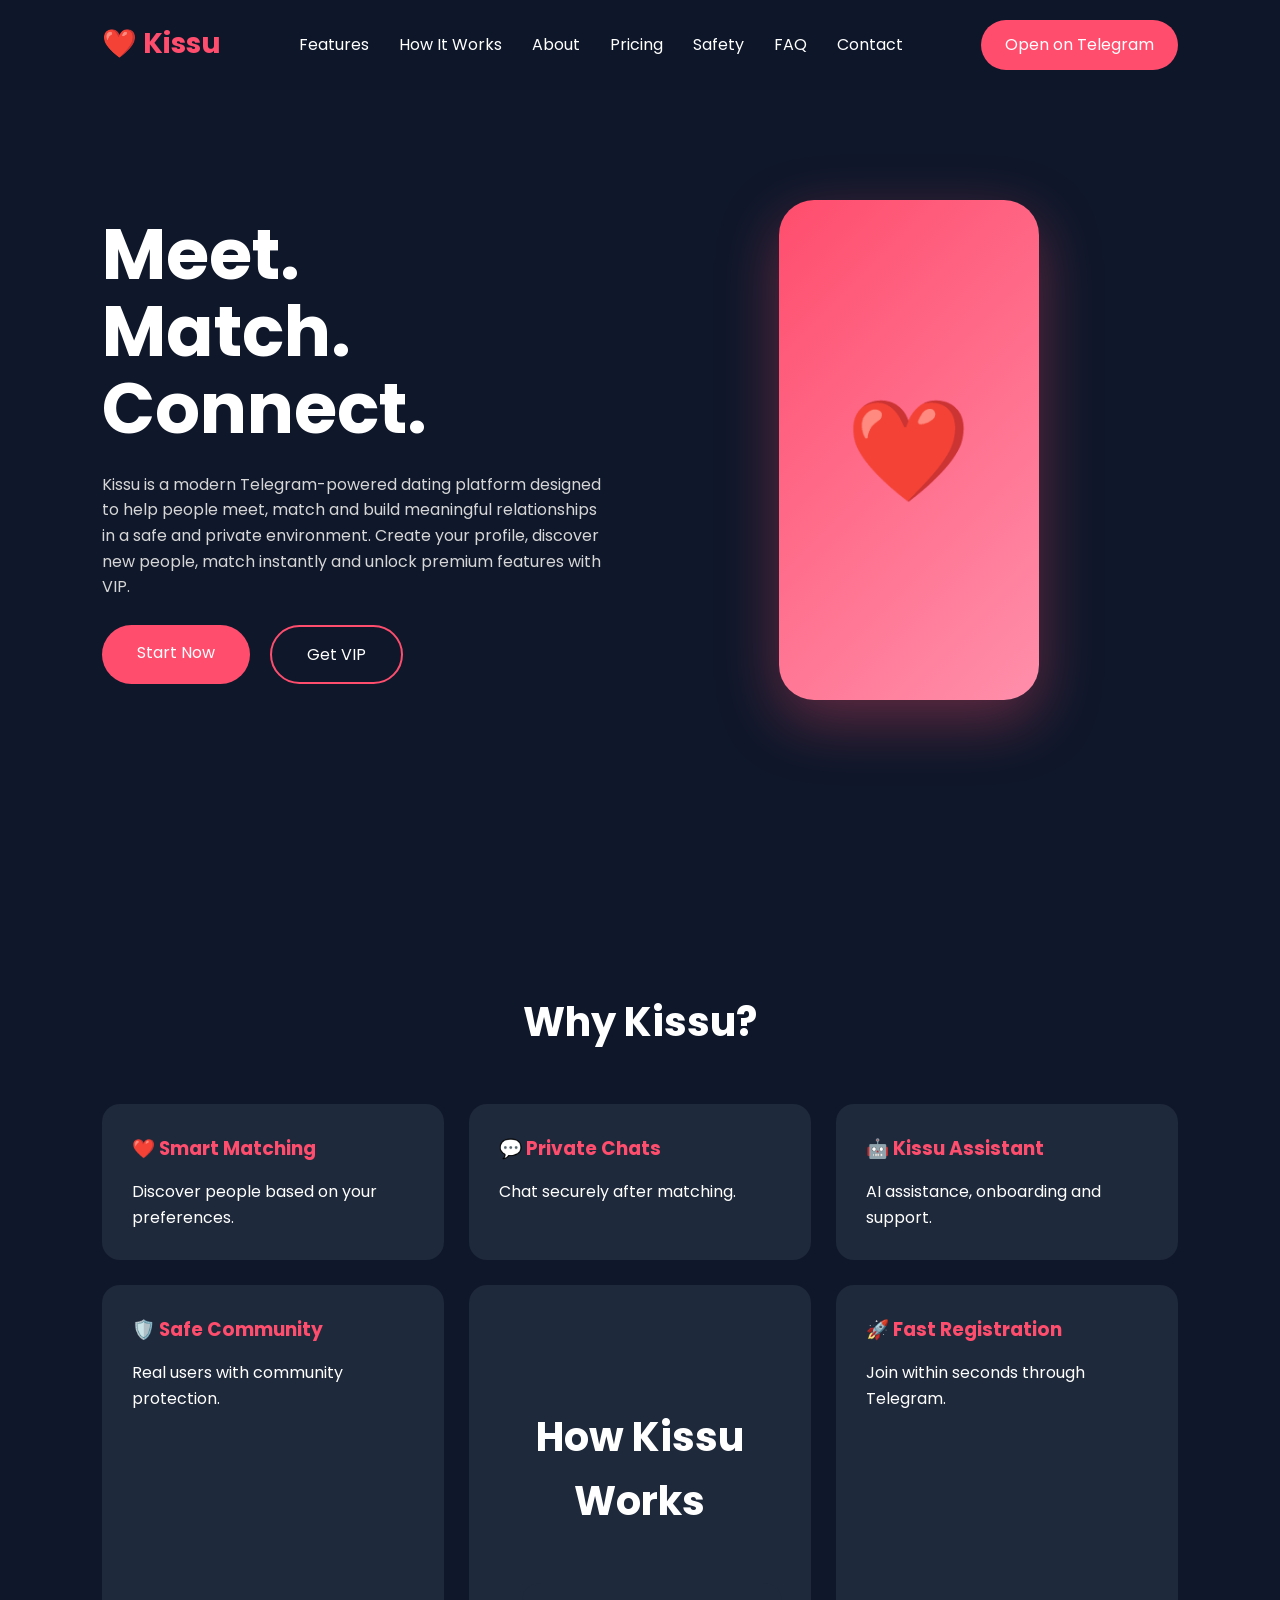
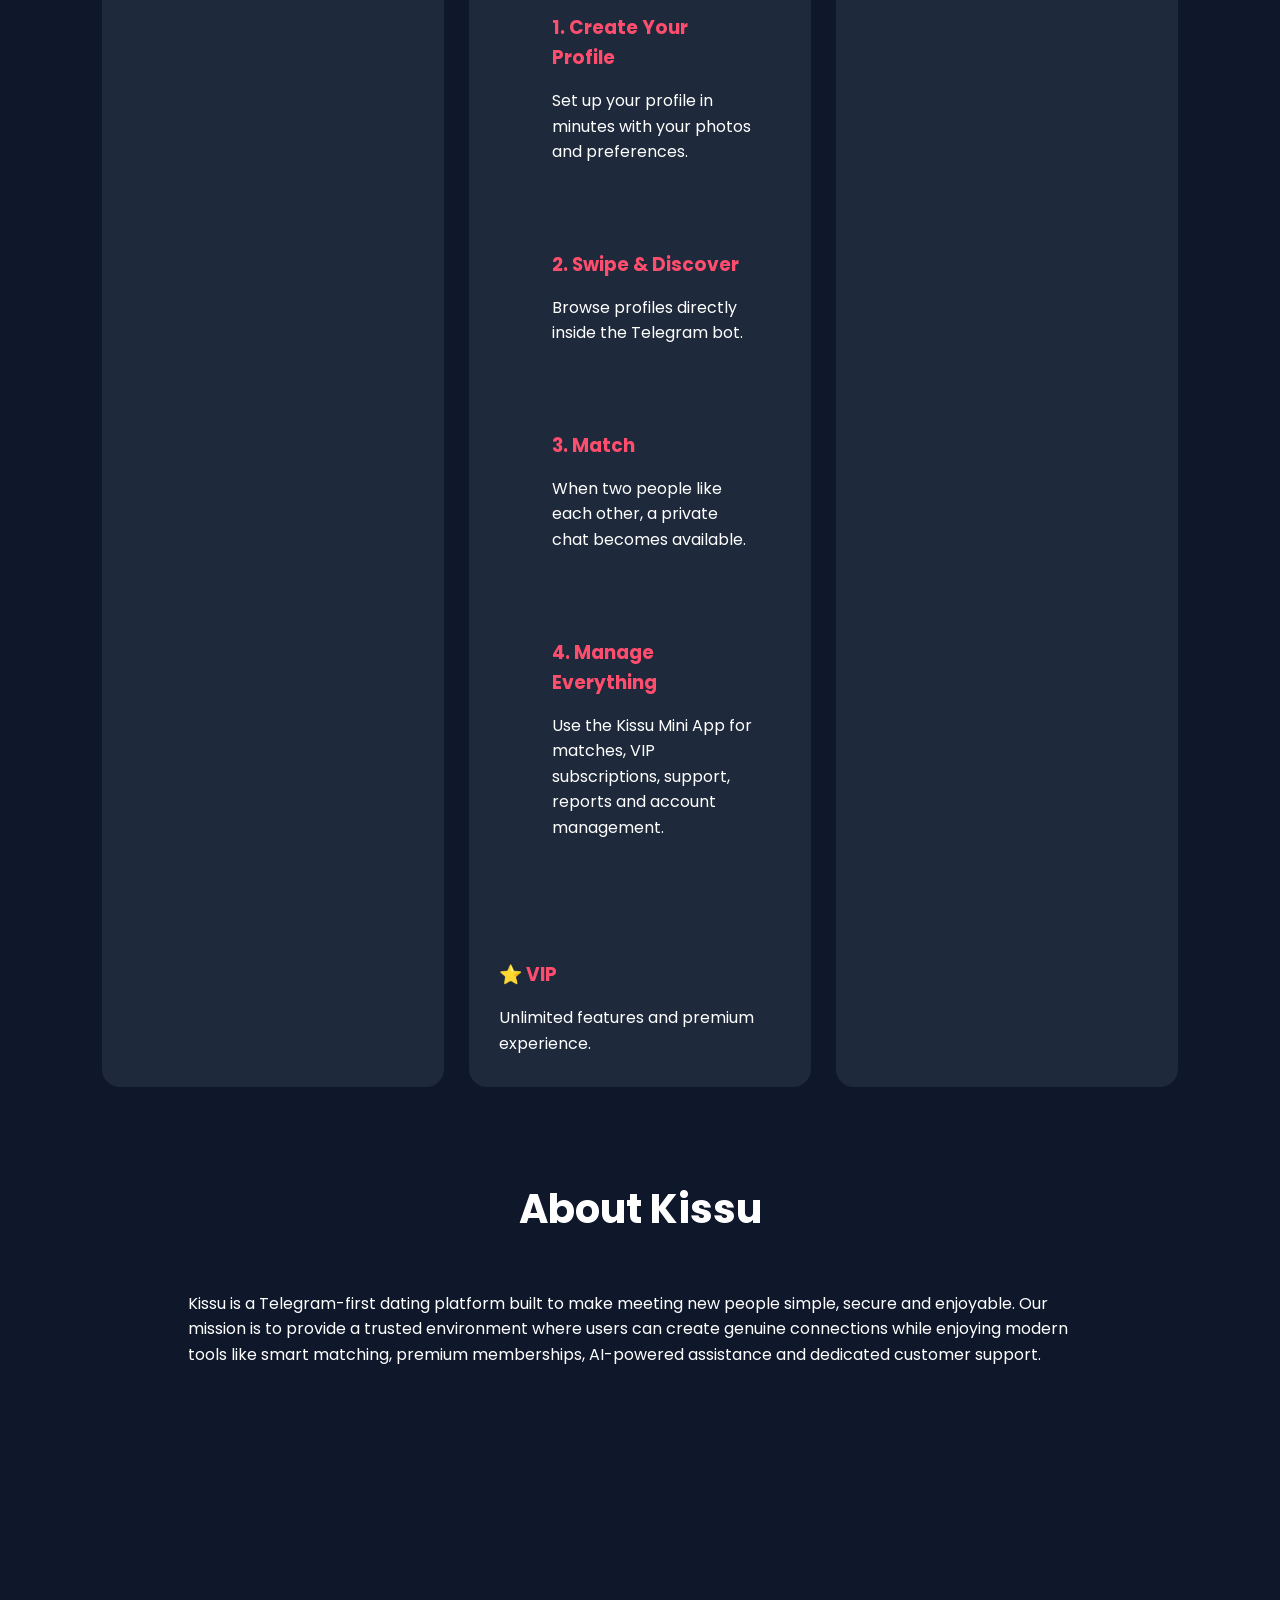
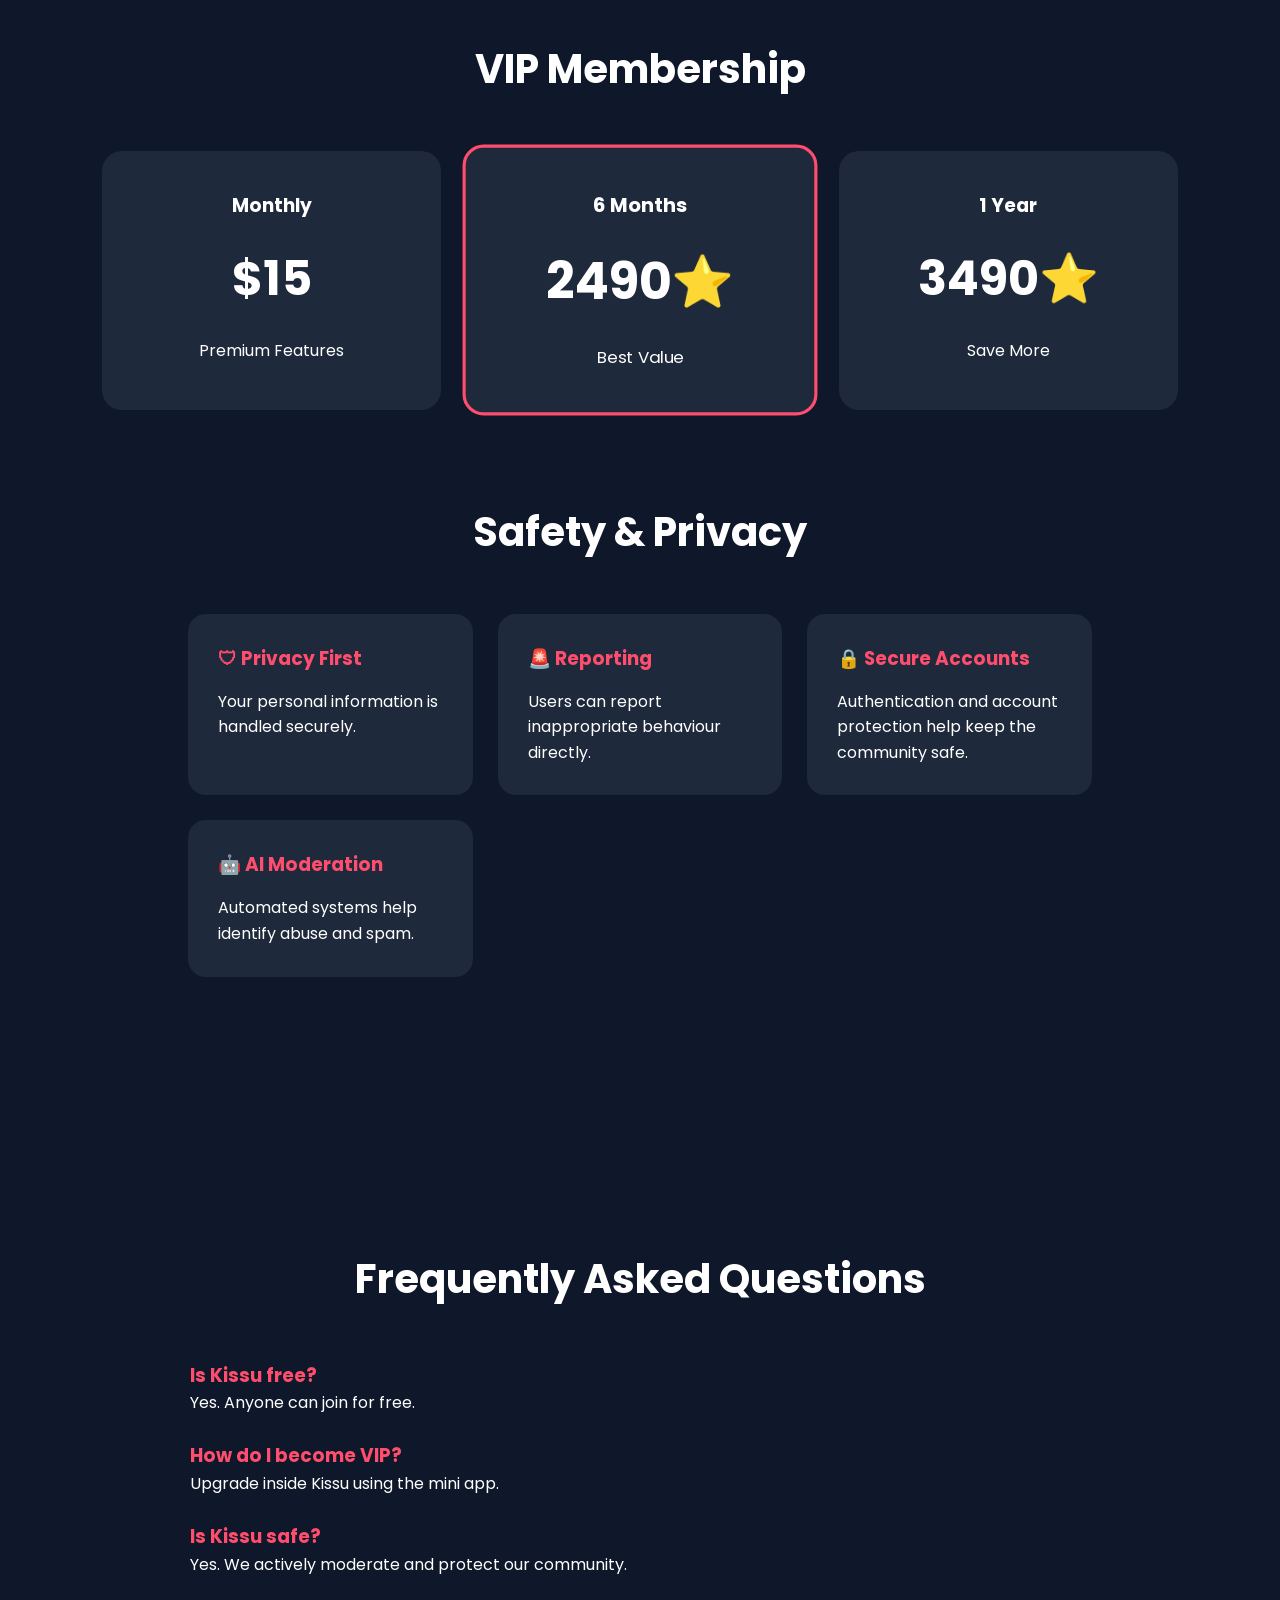
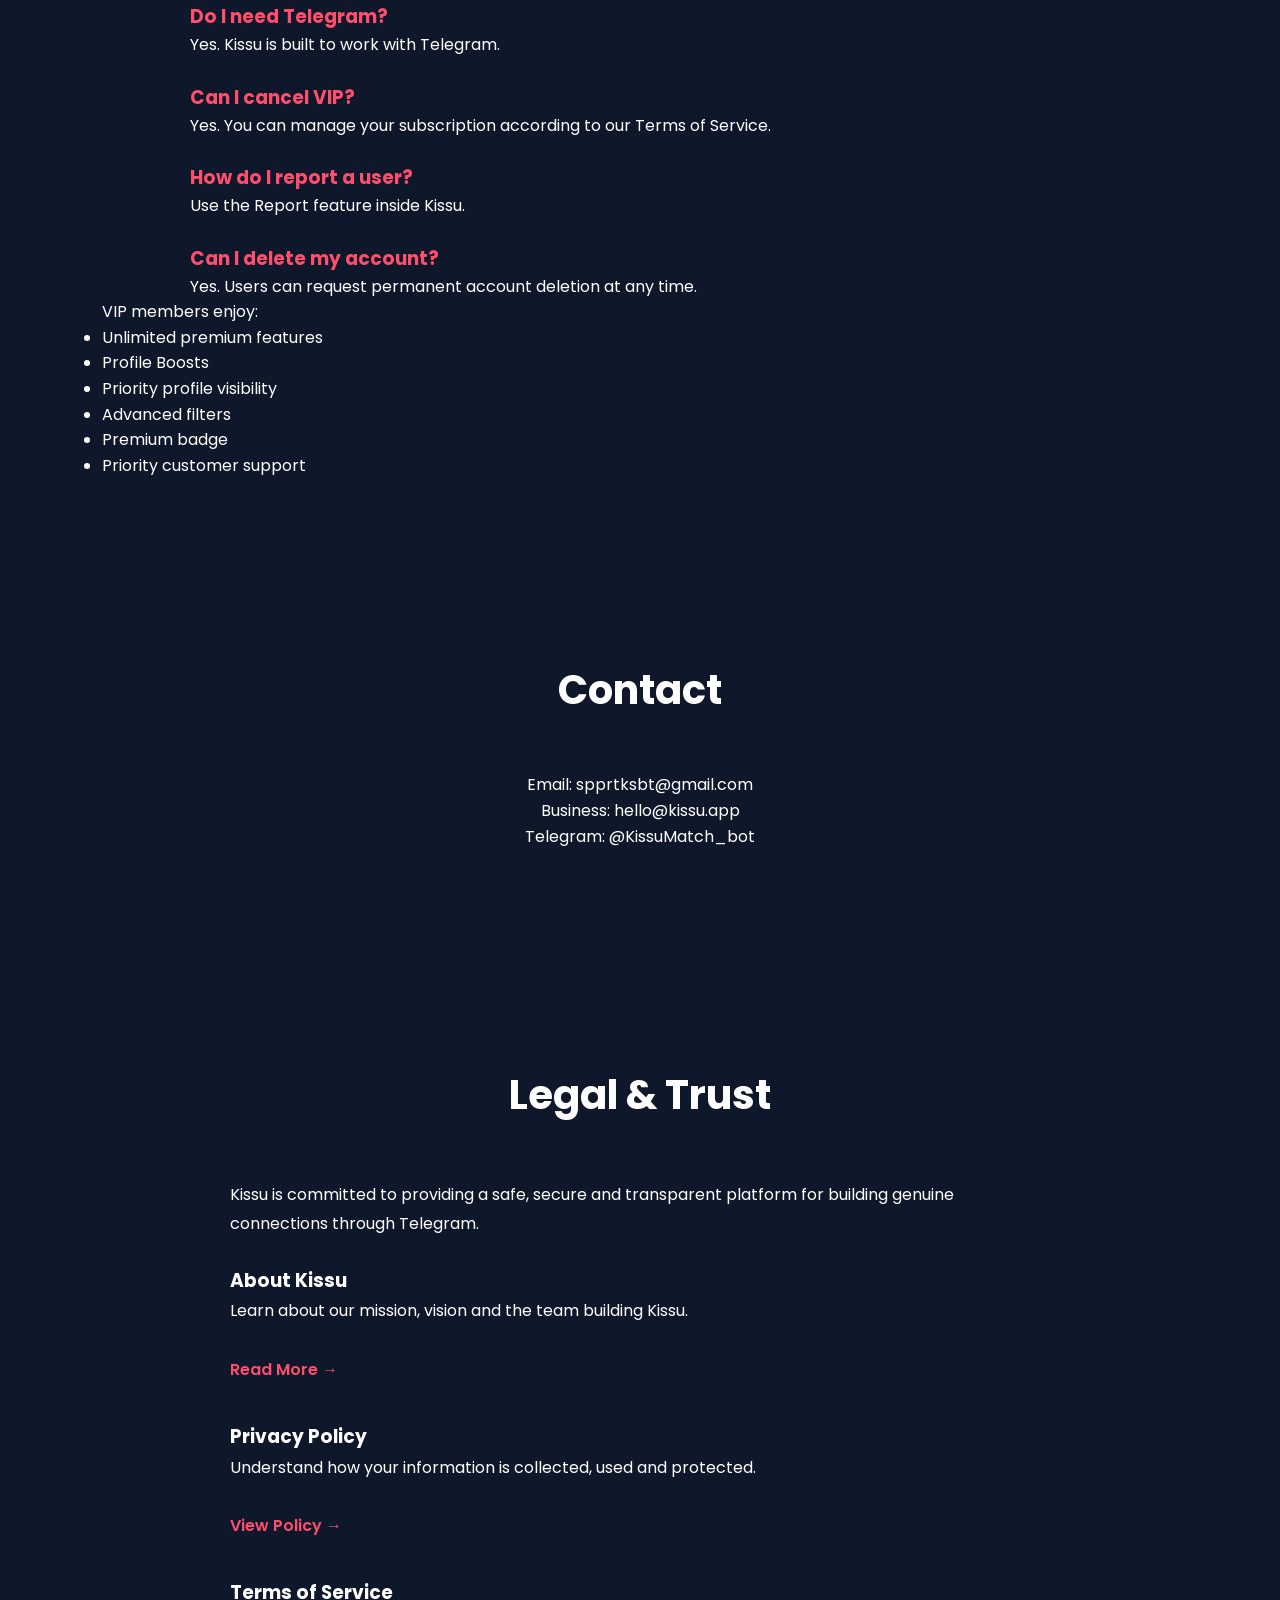
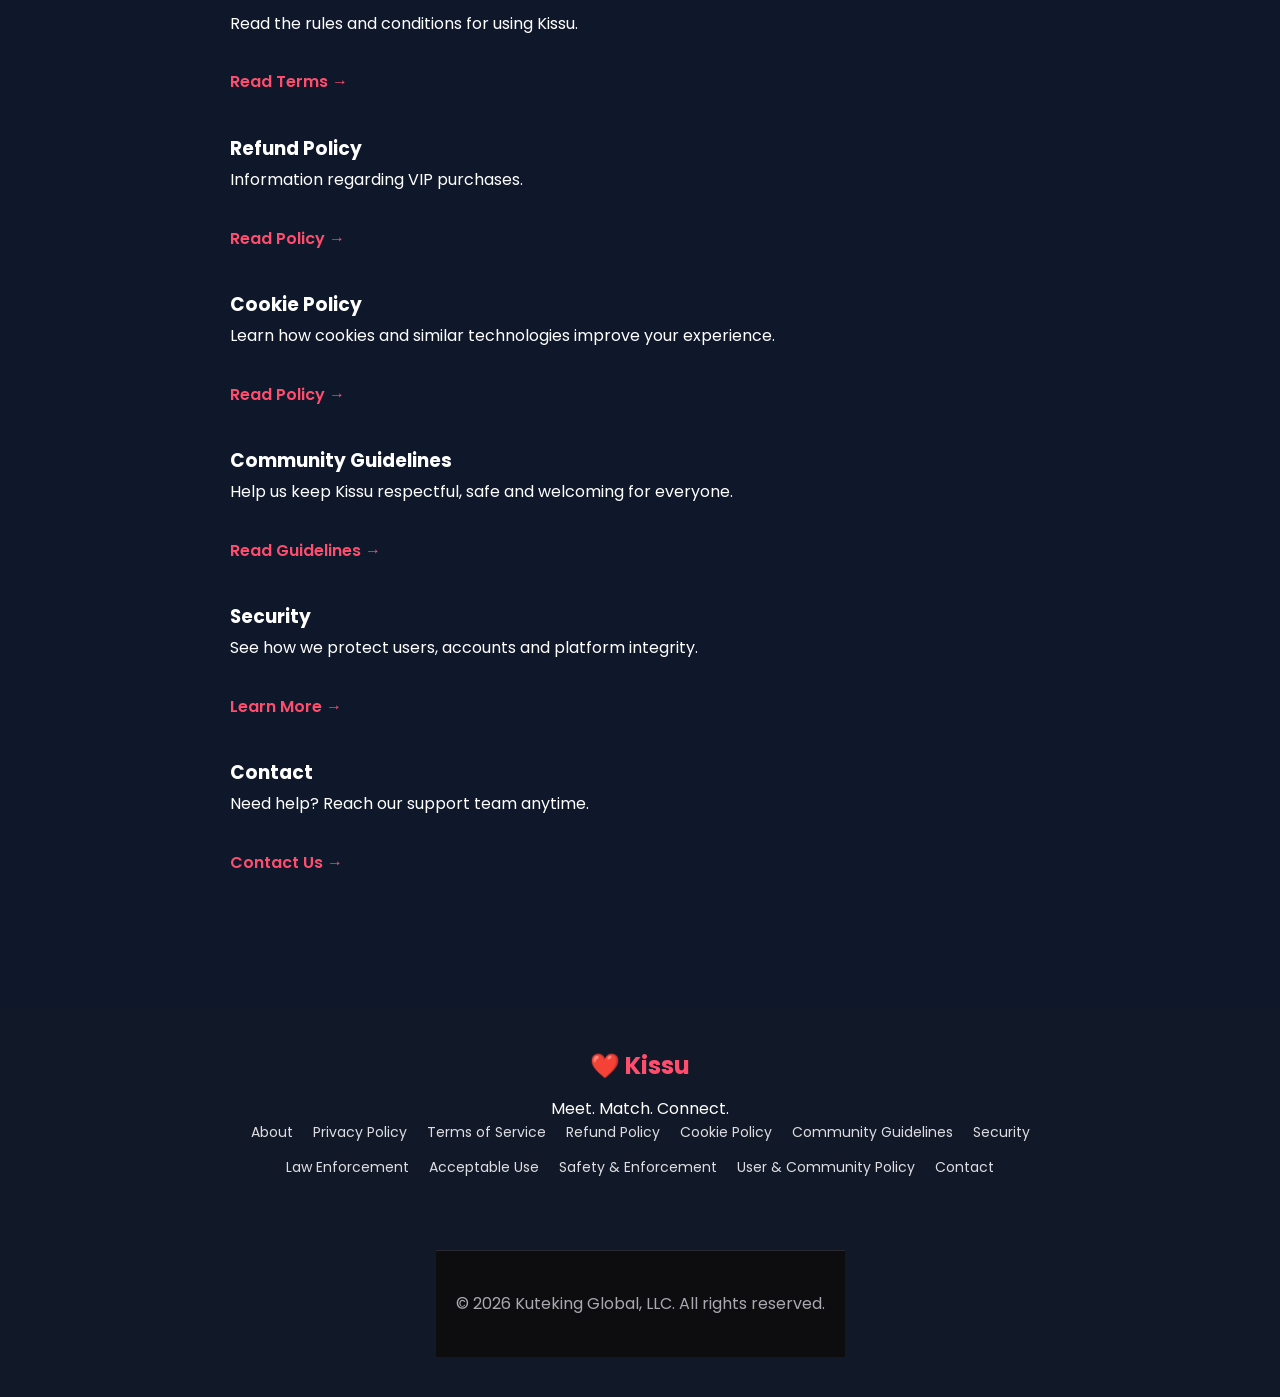
<file: index.html>
<!DOCTYPE html>
<html lang="en">
<head>
    <meta charset="UTF-8">
    <meta name="viewport" content="width=device-width, initial-scale=1.0">
    <title>Kissu | Meet. Match. Connect.</title>

    <link rel="stylesheet" href="style.css">

    <link rel="preconnect" href="https://fonts.googleapis.com">
    <link href="https://fonts.googleapis.com/css2?family=Poppins:wght@300;400;500;600;700&display=swap" rel="stylesheet">
</head>

<body>

<header>

<div class="logo">

<h2>❤️ Kissu</h2>

</div>

<nav>
<a href="#features">Features</a>
<a href="#how">How It Works</a>
<a href="#about">About</a>
<a href="#vip">Pricing</a>
<a href="#safety">Safety</a>
<a href="#faq">FAQ</a>
<a href="#contact">Contact</a>
</nav>

<a href="https://t.me/KissuMatch_bot" class="telegram-btn">
Open on Telegram
</a>

</header>

<section class="hero">

<div class="hero-left">

<h1>
Meet.<br>
Match.<br>
Connect.
</h1>

<p>
Kissu is a modern Telegram-powered dating platform designed to help people meet, match and build meaningful relationships in a safe and private environment. Create your profile, discover new people, match instantly and unlock premium features with VIP.
</p>

<div class="buttons">

<a href="https://t.me/KissuMatch_bot" class="primary">
Start Now
</a>

<a href="#vip" class="secondary">
Get VIP
</a>

</div>

</div>

<div class="hero-right">

<div class="phone">

❤️

</div>

</div>

</section>

<section id="features">

<h2>Why Kissu?</h2>

<div class="cards">

<div class="card">

<h3>❤️ Smart Matching</h3>

<p>
Discover people based on your preferences.
</p>

</div>

<div class="card">

<h3>💬 Private Chats</h3>

<p>
Chat securely after matching.
</p>

</div>

<div class="card">

<h3>🤖 Kissu Assistant</h3>

<p>
AI assistance, onboarding and support.
</p>

</div>

<div class="card">

<h3>🛡️ Safe Community</h3>

<p>
Real users with community protection.
</p>

</div>

<div class="card">
 <section id="how">

<h2>How Kissu Works</h2>

<div class="cards">

<div class="card">
<h3>1. Create Your Profile</h3>
<p>Set up your profile in minutes with your photos and preferences.</p>
</div>

<div class="card">
<h3>2. Swipe & Discover</h3>
<p>Browse profiles directly inside the Telegram bot.</p>
</div>

<div class="card">
<h3>3. Match</h3>
<p>When two people like each other, a private chat becomes available.</p>
</div>

<div class="card">
<h3>4. Manage Everything</h3>
<p>Use the Kissu Mini App for matches, VIP subscriptions, support, reports and account management.</p>
</div>

</div>

</section>   

<h3>⭐ VIP</h3>

<p>
Unlimited features and premium experience.
</p>

</div>

<div class="card">

<h3>🚀 Fast Registration</h3>

<p>
Join within seconds through Telegram.
</p>

</div>

</div>
<section id="about">

<h2>About Kissu</h2>

<p>

Kissu is a Telegram-first dating platform built to make meeting new people simple, secure and enjoyable.

Our mission is to provide a trusted environment where users can create genuine connections while enjoying modern tools like smart matching, premium memberships, AI-powered assistance and dedicated customer support.

</p>

</section>
</section>

<section id="vip">

<h2>VIP Membership</h2>

<div class="pricing">

<div class="price">

<h3>Monthly</h3>

<h1>$15</h1>

<p>Premium Features</p>

</div>

<div class="price featured">

<h3>6 Months</h3>

<h1>2490⭐</h1>

<p>Best Value</p>

</div>

<div class="price">

<h3>1 Year</h3>

<h1>3490⭐</h1>

<p>Save More</p>

</div>

</div>
<section id="safety">

<h2>Safety & Privacy</h2>

<div class="cards">

<div class="card">
<h3>🛡 Privacy First</h3>
<p>Your personal information is handled securely.</p>
</div>

<div class="card">
<h3>🚨 Reporting</h3>
<p>Users can report inappropriate behaviour directly.</p>
</div>

<div class="card">
<h3>🔒 Secure Accounts</h3>
<p>Authentication and account protection help keep the community safe.</p>
</div>

<div class="card">
<h3>🤖 AI Moderation</h3>
<p>Automated systems help identify abuse and spam.</p>
</div>

</div>

</section>
</section>

<section id="faq">

<h2>Frequently Asked Questions</h2>

<div class="faq">

<h3>Is Kissu free?</h3>

<p>Yes. Anyone can join for free.</p>

<h3>How do I become VIP?</h3>

<p>Upgrade inside Kissu using the mini app.</p>

<h3>Is Kissu safe?</h3>

<p>Yes. We actively moderate and protect our community.</p>

<h3>Do I need Telegram?</h3>
<p>Yes. Kissu is built to work with Telegram.</p>

<h3>Can I cancel VIP?</h3>
<p>Yes. You can manage your subscription according to our Terms of Service.</p>

<h3>How do I report a user?</h3>
<p>Use the Report feature inside Kissu.</p>

<h3>Can I delete my account?</h3>
<p>Yes. Users can request permanent account deletion at any time.</p>

</div>
 <p>

VIP members enjoy:

</p>

<ul>

<li>Unlimited premium features</li>

<li>Profile Boosts</li>

<li>Priority profile visibility</li>

<li>Advanced filters</li>

<li>Premium badge</li>

<li>Priority customer support</li>

</ul>   
</section>

<section id="contact">

<h2>Contact</h2>

<p>Email: spprtksbt@gmail.com</p>
 <p>Business: hello@kissu.app<p>  

<p>Telegram: @KissuMatch_bot</p>

</section>
<section class="legal">

<h2>Legal & Trust</h2>

<p>
Kissu is committed to providing a safe, secure and transparent platform for building genuine connections through Telegram.
</p>

<div class="legal-grid">

<div class="legal-card">
<h3>About Kissu</h3>
<p>
Learn about our mission, vision and the team building Kissu.
</p>
<a href="/about.html">Read More →</a>
</div>

<div class="legal-card">
<h3>Privacy Policy</h3>
<p>
Understand how your information is collected, used and protected.
</p>
<a href="/privacy.html">View Policy →</a>
</div>

<div class="legal-card">
<h3>Terms of Service</h3>
<p>
Read the rules and conditions for using Kissu.
</p>
<a href="/terms.html">Read Terms →</a>
</div>

<div class="legal-card">
<h3>Refund Policy</h3>
<p>
Information regarding VIP purchases.
</p>
<a href="/refund.html">Read Policy →</a>
</div>

<div class="legal-card">
<h3>Cookie Policy</h3>
<p>
Learn how cookies and similar technologies improve your experience.
</p>
<a href="/cookies.html">Read Policy →</a>
</div>

<div class="legal-card">
<h3>Community Guidelines</h3>
<p>
Help us keep Kissu respectful, safe and welcoming for everyone.
</p>
<a href="/guidelines.html">Read Guidelines →</a>
</div>

<div class="legal-card">
<h3>Security</h3>
<p>
See how we protect users, accounts and platform integrity.
</p>
<a href="/security.html">Learn More →</a>
</div>

<div class="legal-card">
<h3>Contact</h3>
<p>
Need help? Reach our support team anytime.
</p>
<a href="/contact.html">Contact Us →</a>
</div>

</div>

</section>    

<footer>

<h2>❤️ Kissu</h2>

<p>Meet. Match. Connect.</p>

<div class="footer-links">

<a href="/about.html">About</a>

<a href="/privacy.html">Privacy Policy</a>

<a href="/terms.html">Terms of Service</a>

<a href="/refund.html">Refund Policy</a>

<a href="/cookies.html">Cookie Policy</a>

<a href="/guidelines.html">Community Guidelines</a>

<a href="/security.html">Security</a>
    
<a href="/law-enforcement.html">Law Enforcement</a>

<a href="/acceptable-use.html">Acceptable Use</a>

<a href="/enforcement.html">Safety & Enforcement</a>


<a href="/user-policy.html">User & Community Policy</a>

<a href="/contact.html">Contact</a>
 <footer class="site-footer">
  <p>© 2026 Kuteking Global, LLC. All rights reserved.</p>  

</div>
    
</footer>

<script src="script.js"></script>

</body>

</html>
</file>
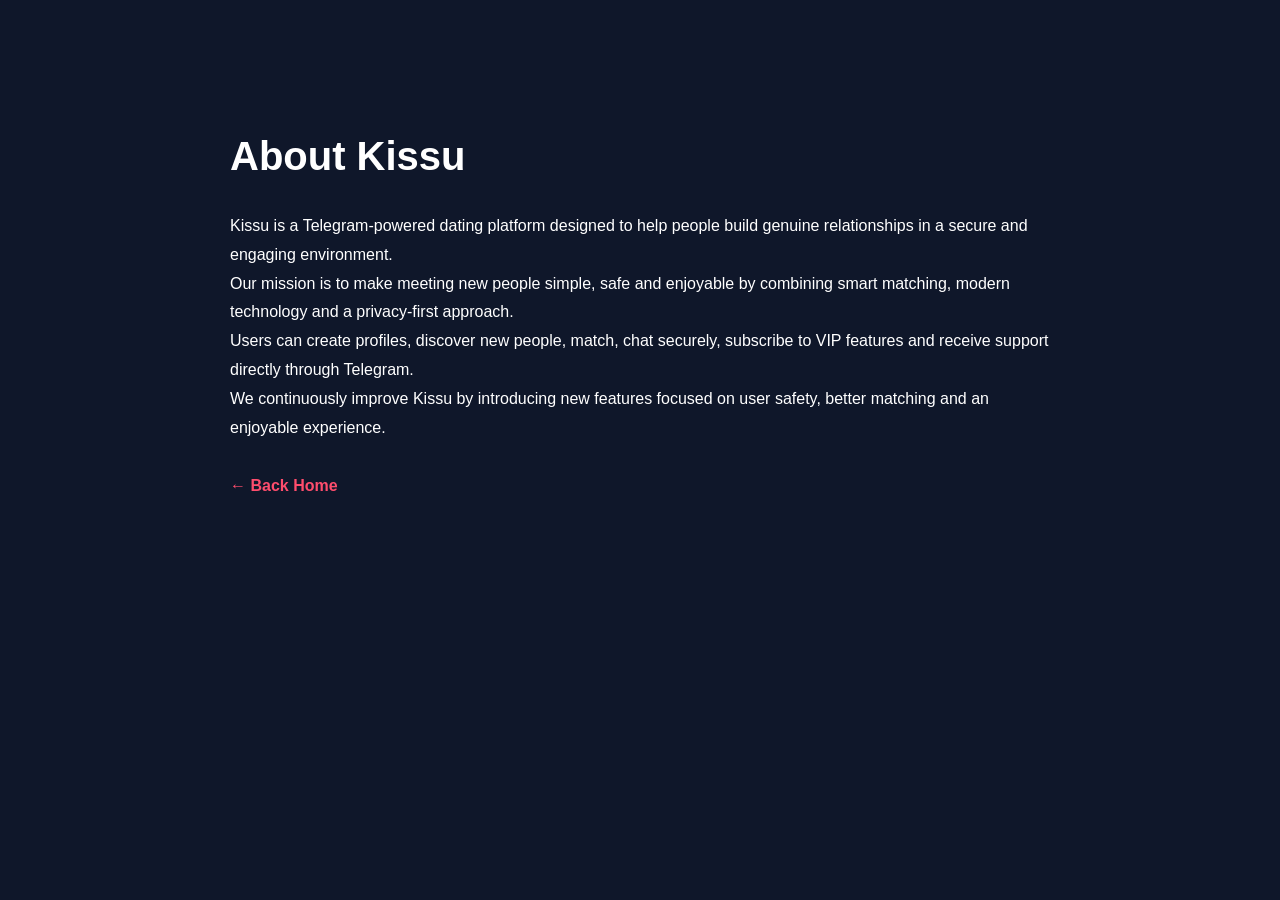
<file: about.html>
<!DOCTYPE html>
<html lang="en">
<head>
<meta charset="UTF-8">
<meta name="viewport" content="width=device-width, initial-scale=1.0">
<title>About Kissu</title>
<link rel="stylesheet" href="style.css">
</head>

<body>

<section class="legal">

<h1>About Kissu</h1>

<p>

Kissu is a Telegram-powered dating platform designed to help people build genuine relationships in a secure and engaging environment.

</p>

<p>

Our mission is to make meeting new people simple, safe and enjoyable by combining smart matching, modern technology and a privacy-first approach.

</p>

<p>

Users can create profiles, discover new people, match, chat securely, subscribe to VIP features and receive support directly through Telegram.

</p>

<p>

We continuously improve Kissu by introducing new features focused on user safety, better matching and an enjoyable experience.

</p>

<a href="index.html">← Back Home</a>

</section>

</body>
</html>
</file>
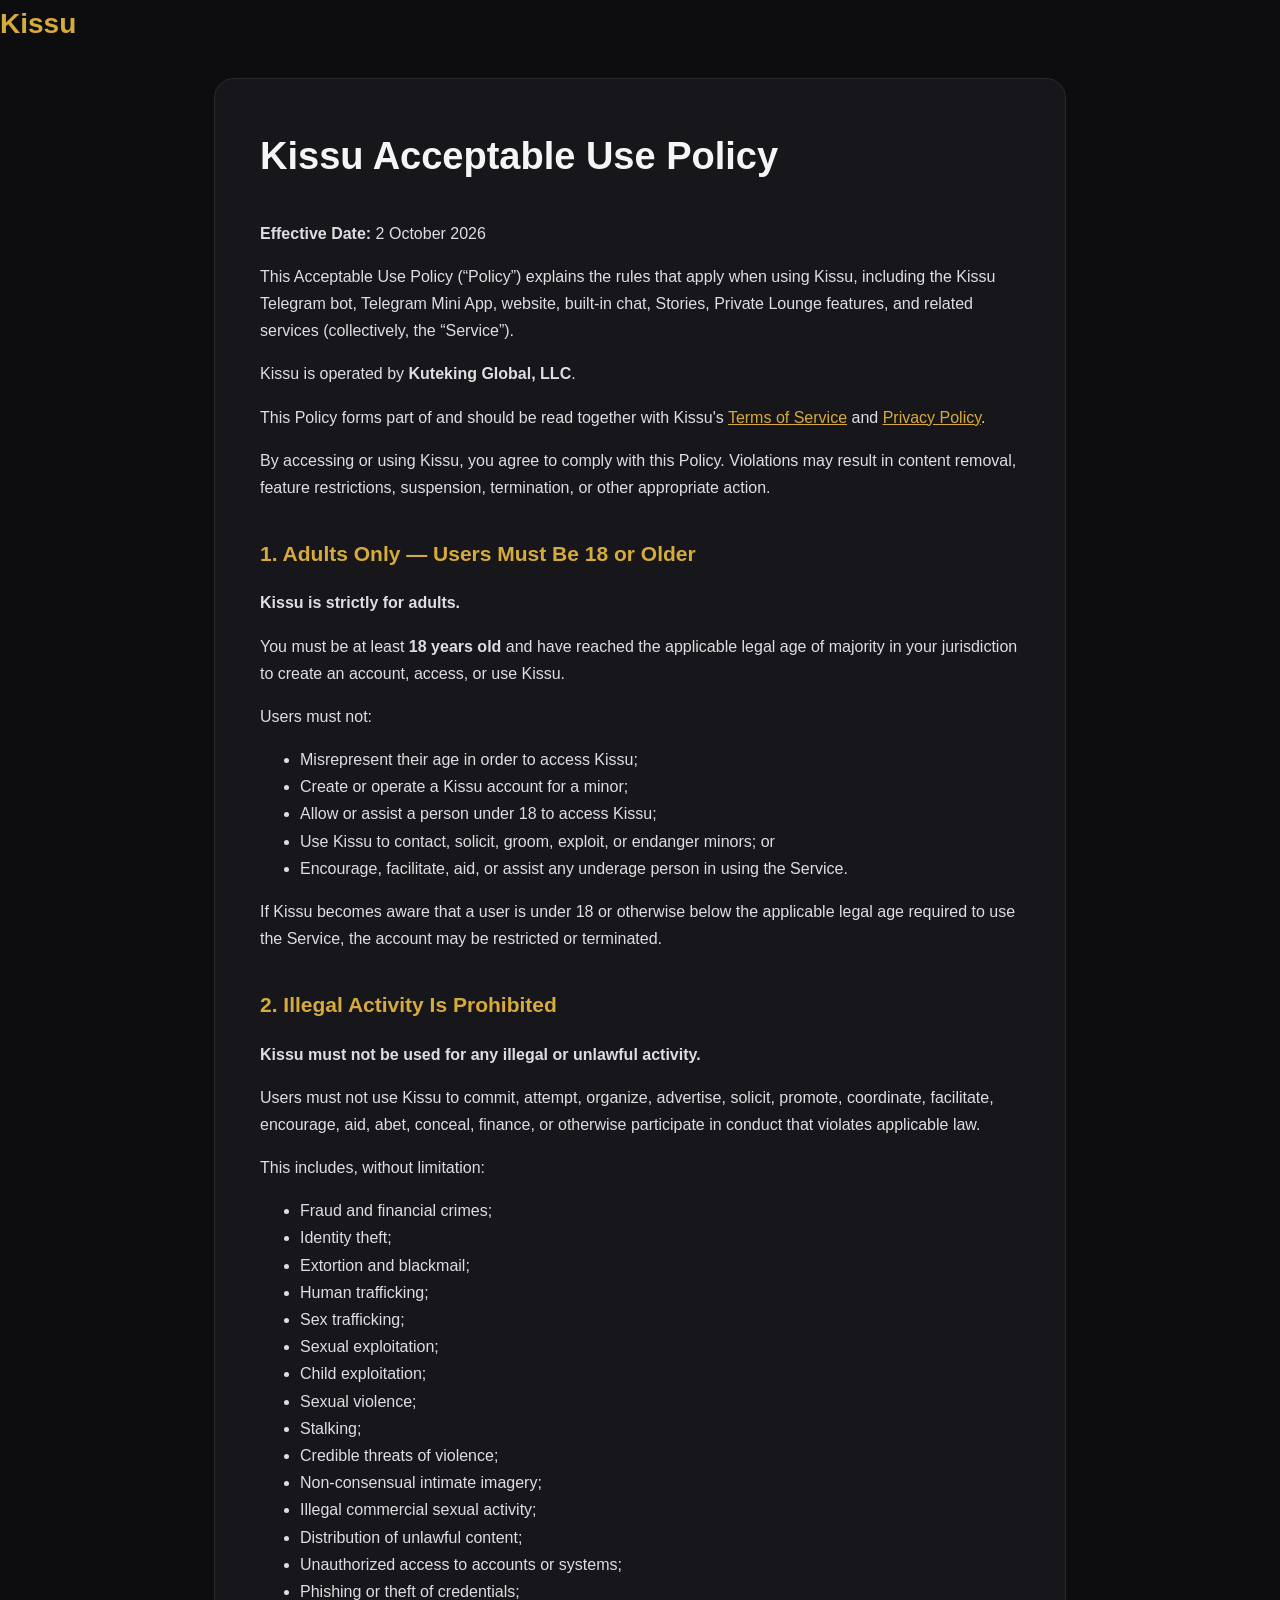
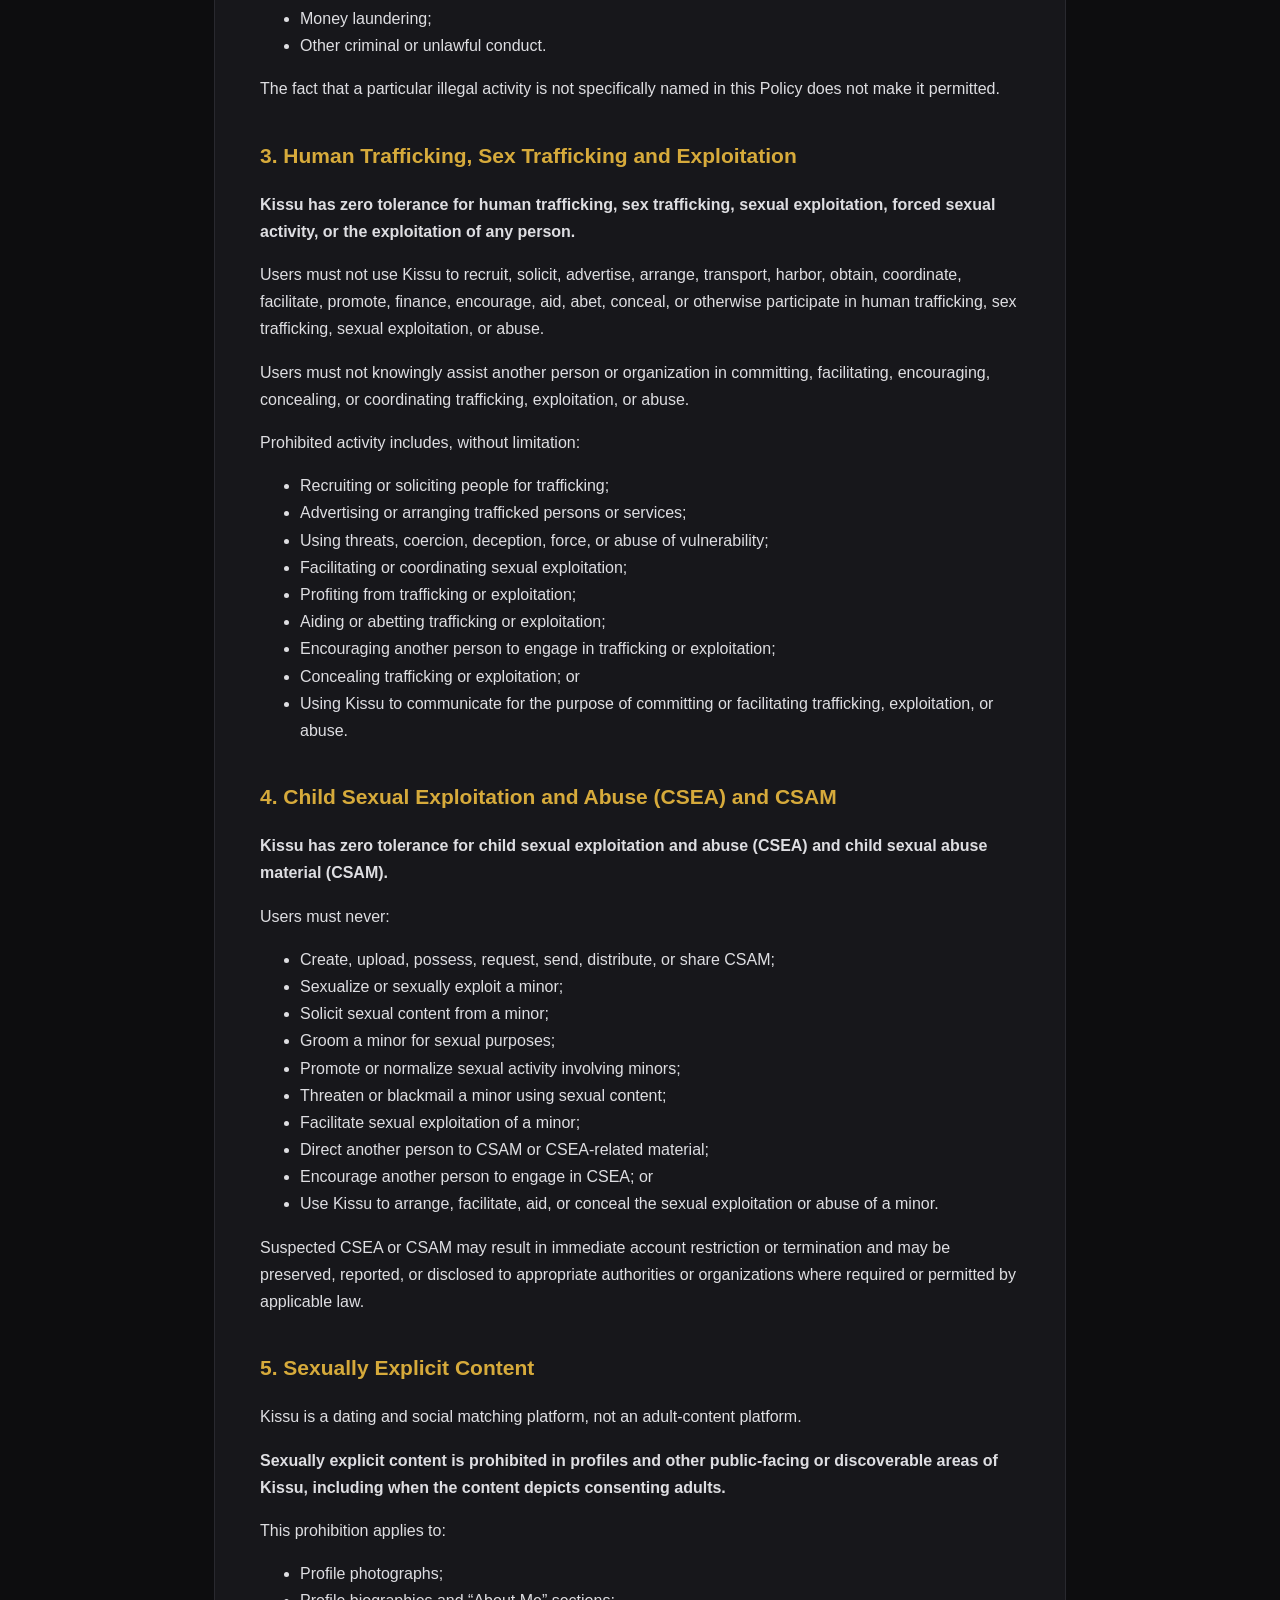
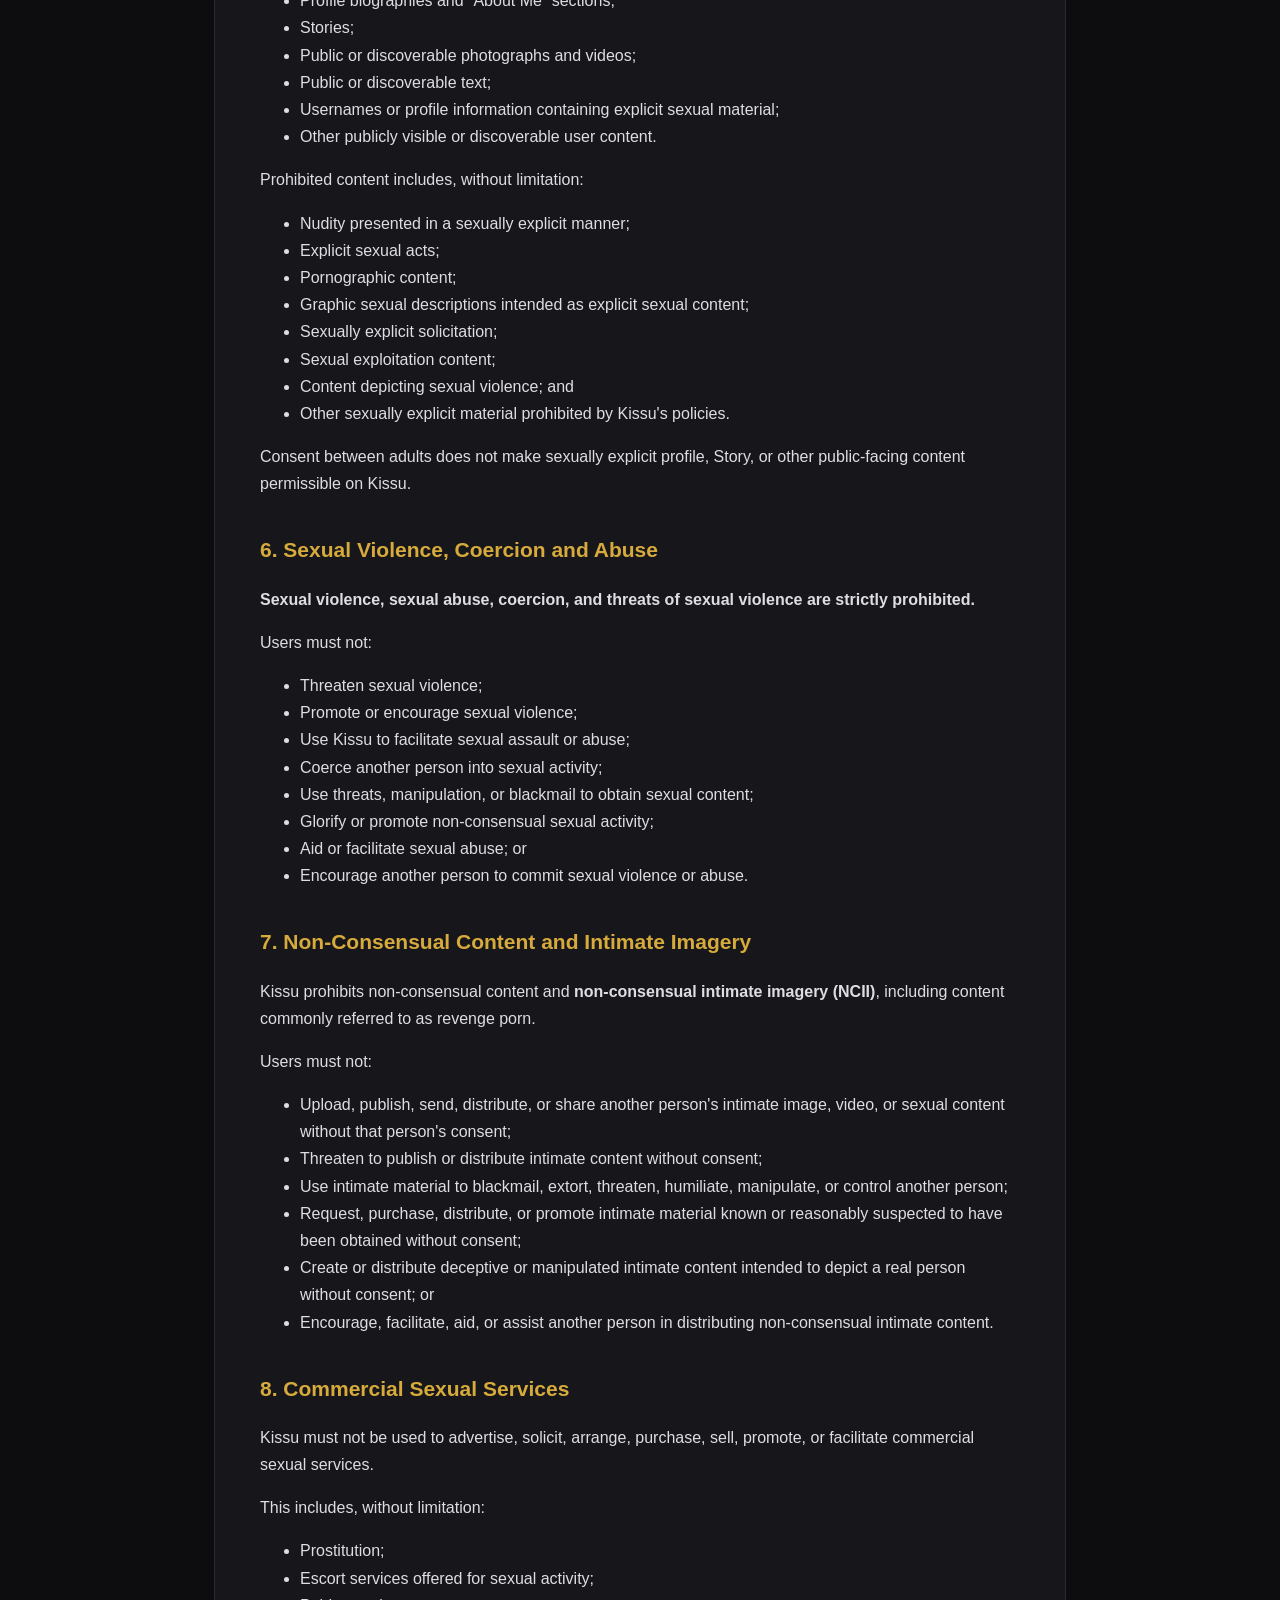
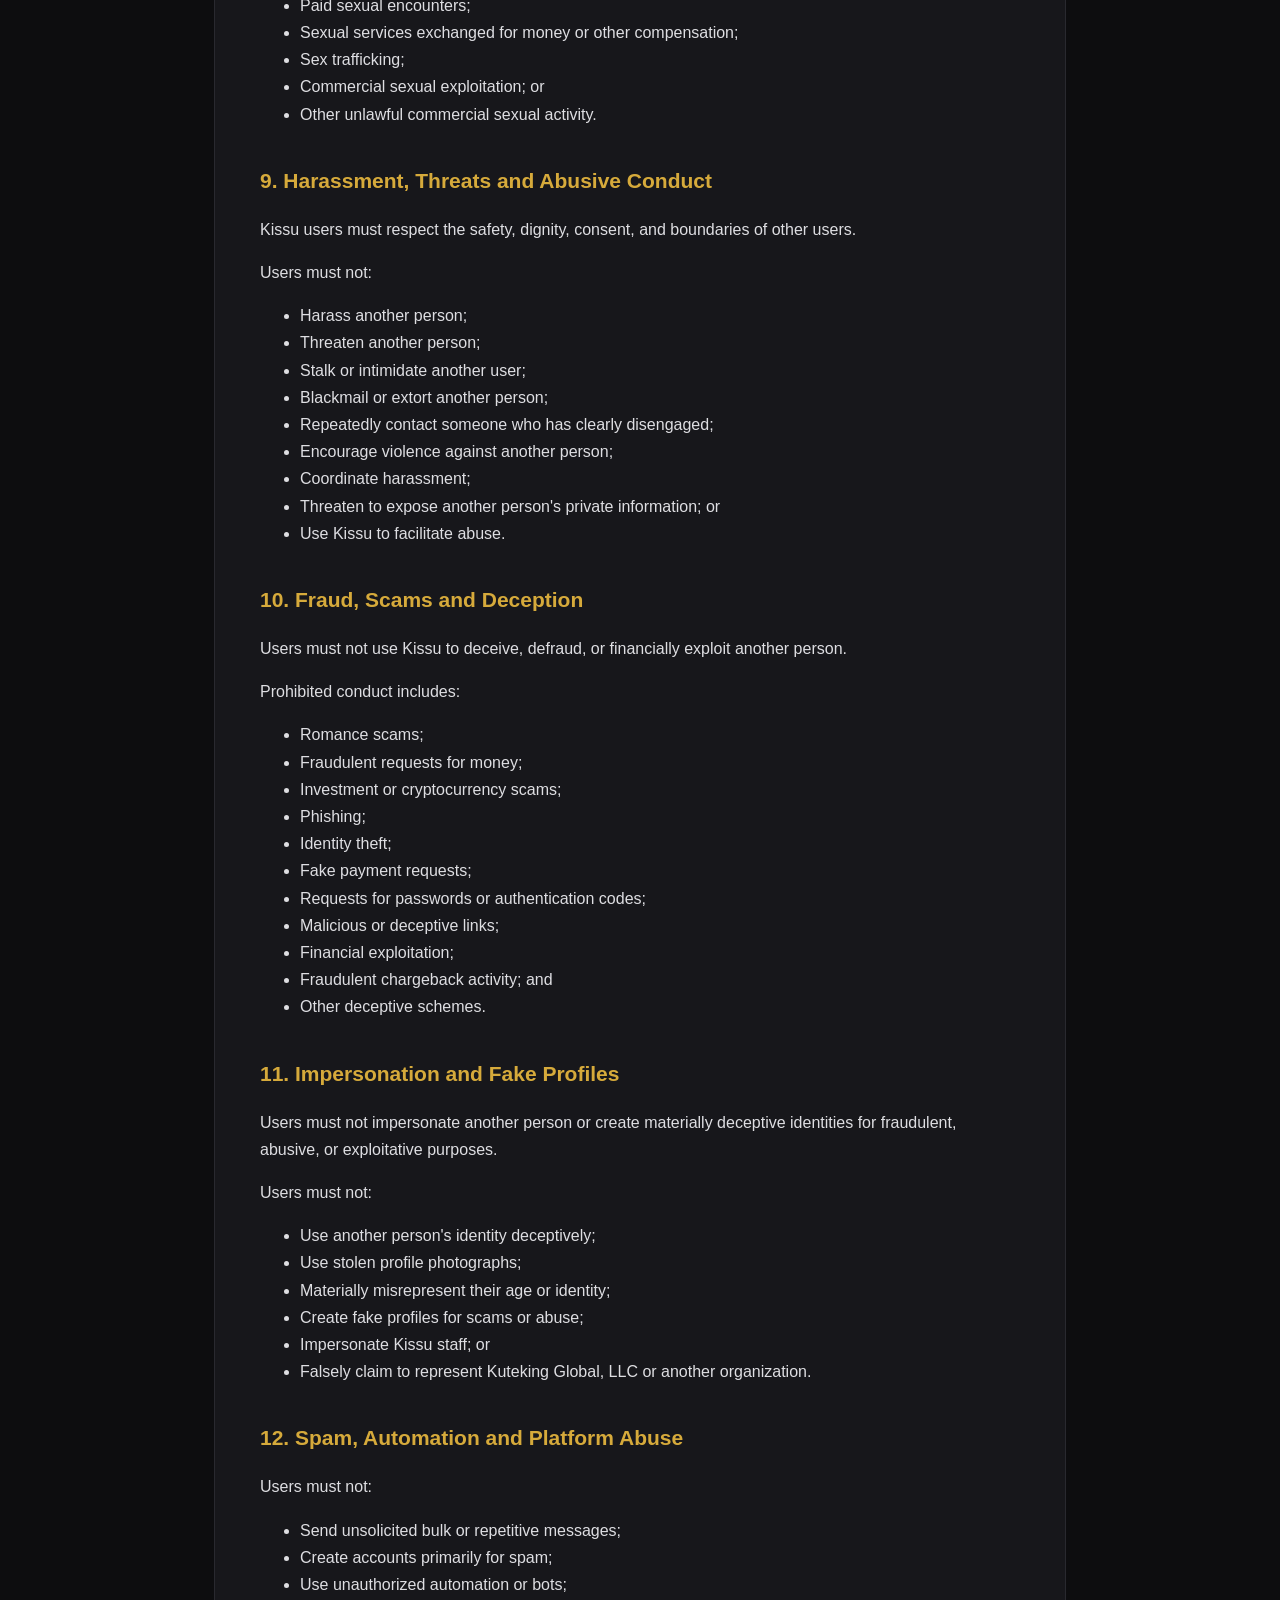
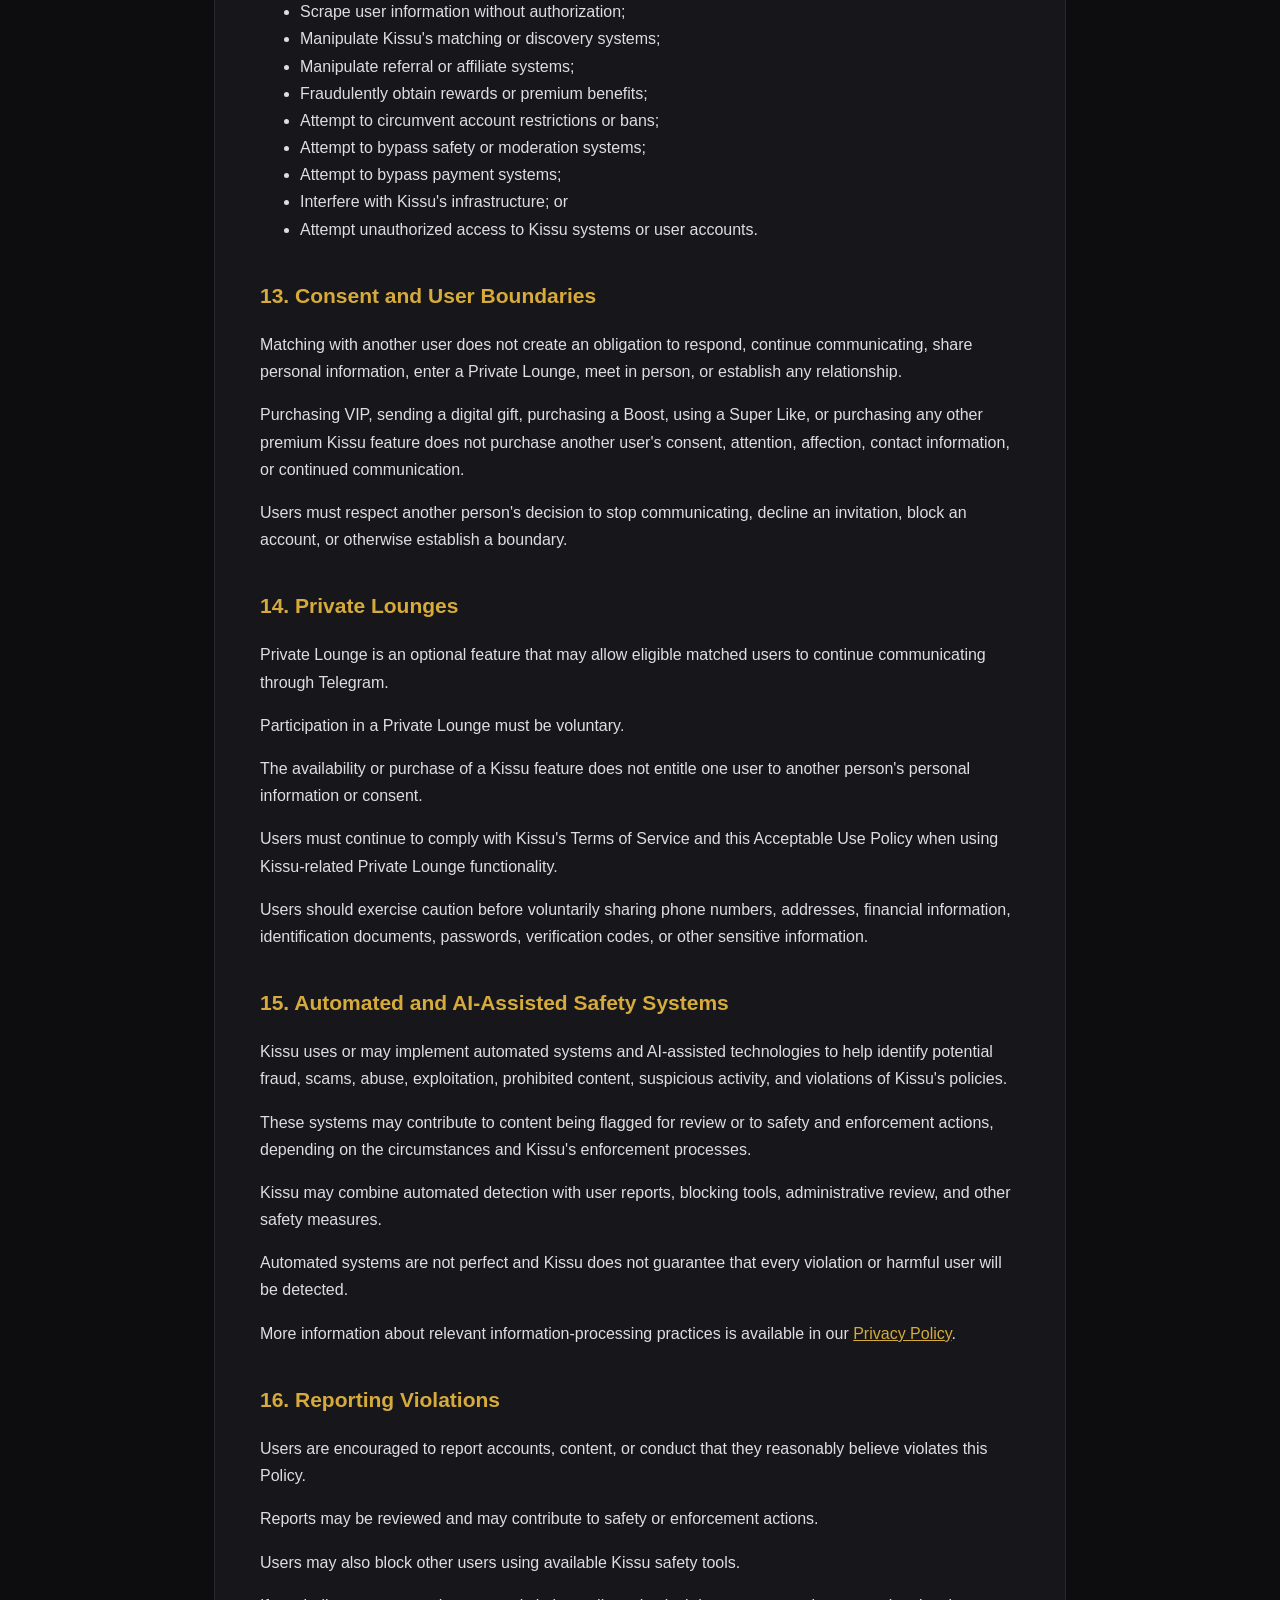
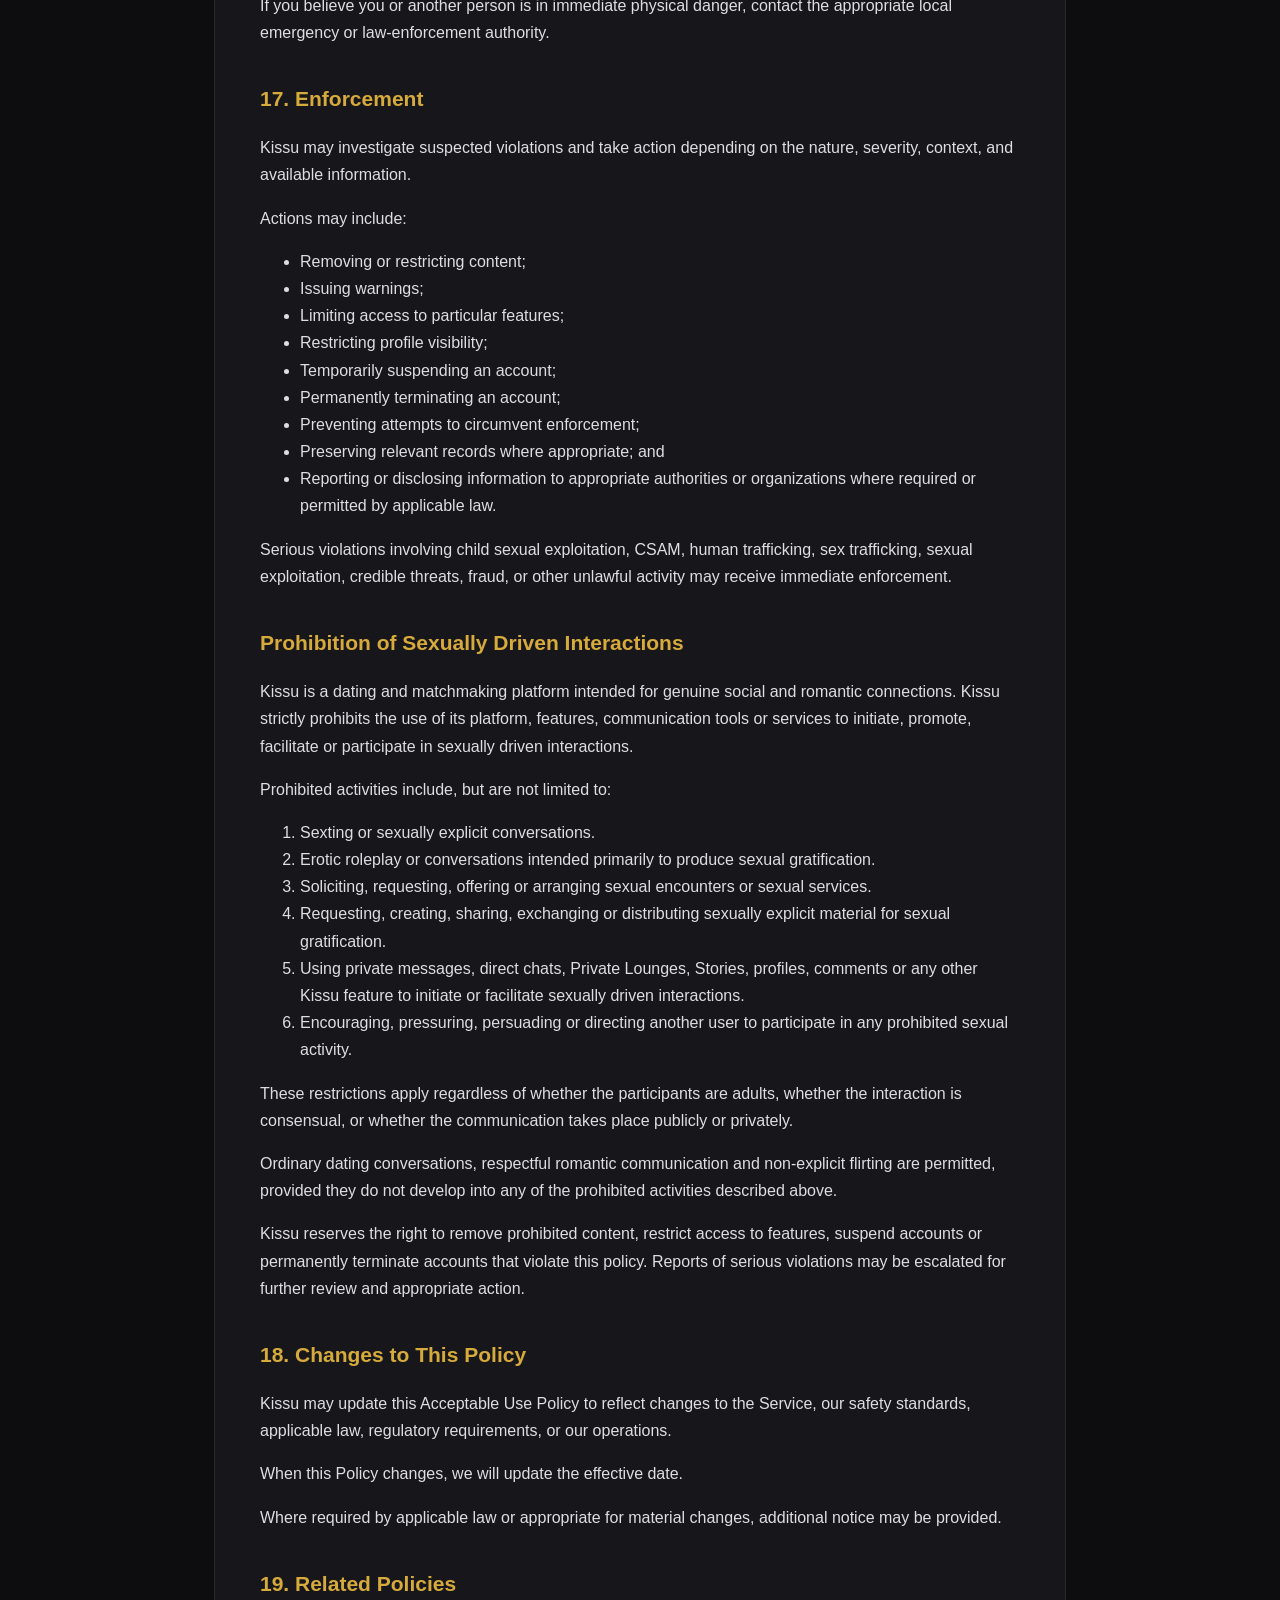
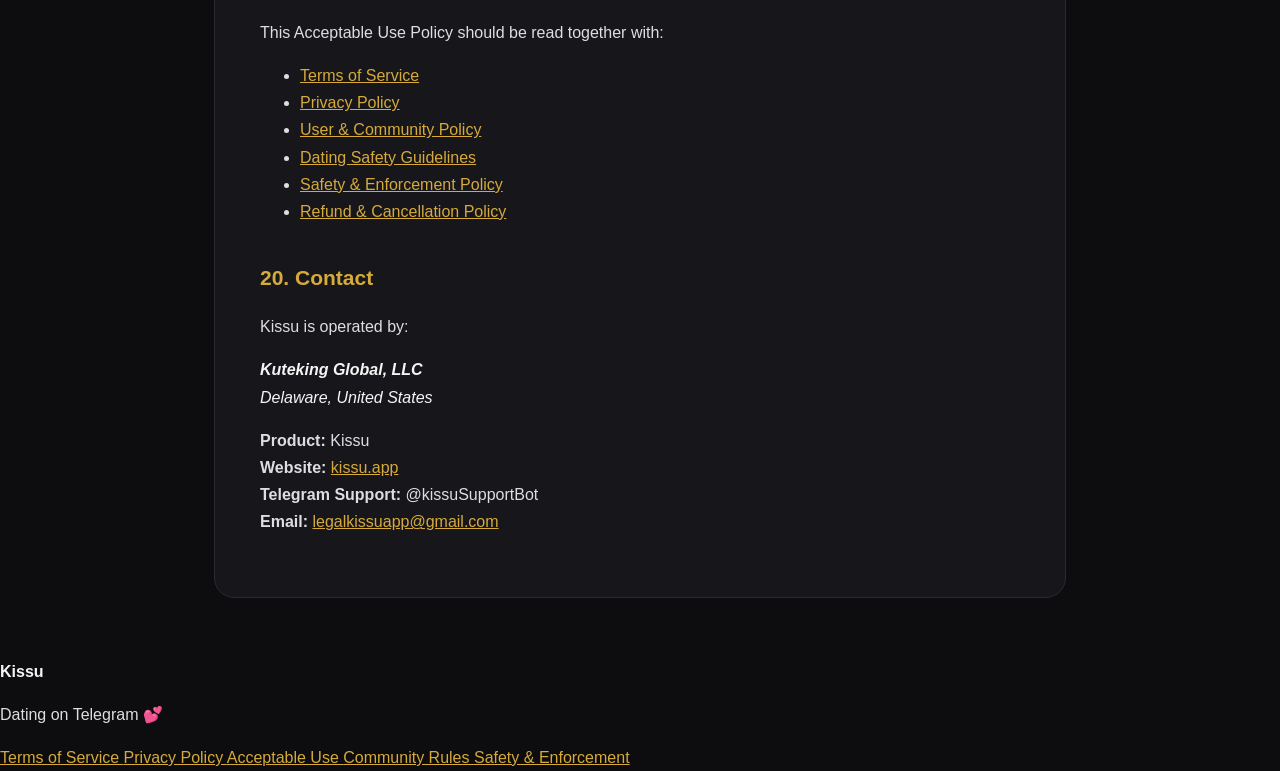
<file: acceptable-use.html>
<!DOCTYPE html>
<html lang="en">
<head>
  <meta charset="UTF-8">
  <meta name="viewport" content="width=device-width, initial-scale=1.0">

  <title>Acceptable Use Policy | Kissu</title>

  <meta
    name="description"
    content="Kissu Acceptable Use Policy outlining prohibited conduct, safety requirements, and acceptable use of the Kissu dating and social matching platform."
  >

  <meta name="robots" content="index, follow">

  <link rel="stylesheet" href="/legal.css">
</head>

<body>

<header class="site-header">
  <div class="container">
    <a href="/" class="brand">Kissu</a>
  </div>
</header>


<main class="legal-page">
  <article class="container">

    <h1>Kissu Acceptable Use Policy</h1>

    <p>
      <strong>Effective Date:</strong> 2 October 2026
    </p>

    <p>
      This Acceptable Use Policy (“Policy”) explains the rules that apply
      when using Kissu, including the Kissu Telegram bot, Telegram Mini App,
      website, built-in chat, Stories, Private Lounge features, and related
      services (collectively, the “Service”).
    </p>

    <p>
      Kissu is operated by <strong>Kuteking Global, LLC</strong>.
    </p>

    <p>
      This Policy forms part of and should be read together with Kissu's
      <a href="/terms.html">Terms of Service</a> and
      <a href="/privacy.html">Privacy Policy</a>.
    </p>

    <p>
      By accessing or using Kissu, you agree to comply with this Policy.
      Violations may result in content removal, feature restrictions,
      suspension, termination, or other appropriate action.
    </p>


    <h2>1. Adults Only — Users Must Be 18 or Older</h2>

    <p>
      <strong>Kissu is strictly for adults.</strong>
    </p>

    <p>
      You must be at least <strong>18 years old</strong> and have reached
      the applicable legal age of majority in your jurisdiction to create
      an account, access, or use Kissu.
    </p>

    <p>Users must not:</p>

    <ul>
      <li>Misrepresent their age in order to access Kissu;</li>
      <li>Create or operate a Kissu account for a minor;</li>
      <li>Allow or assist a person under 18 to access Kissu;</li>
      <li>Use Kissu to contact, solicit, groom, exploit, or endanger minors; or</li>
      <li>
        Encourage, facilitate, aid, or assist any underage person in using
        the Service.
      </li>
    </ul>

    <p>
      If Kissu becomes aware that a user is under 18 or otherwise below
      the applicable legal age required to use the Service, the account
      may be restricted or terminated.
    </p>


    <h2>2. Illegal Activity Is Prohibited</h2>

    <p>
      <strong>
        Kissu must not be used for any illegal or unlawful activity.
      </strong>
    </p>

    <p>
      Users must not use Kissu to commit, attempt, organize, advertise,
      solicit, promote, coordinate, facilitate, encourage, aid, abet,
      conceal, finance, or otherwise participate in conduct that violates
      applicable law.
    </p>

    <p>This includes, without limitation:</p>

    <ul>
      <li>Fraud and financial crimes;</li>
      <li>Identity theft;</li>
      <li>Extortion and blackmail;</li>
      <li>Human trafficking;</li>
      <li>Sex trafficking;</li>
      <li>Sexual exploitation;</li>
      <li>Child exploitation;</li>
      <li>Sexual violence;</li>
      <li>Stalking;</li>
      <li>Credible threats of violence;</li>
      <li>Non-consensual intimate imagery;</li>
      <li>Illegal commercial sexual activity;</li>
      <li>Distribution of unlawful content;</li>
      <li>Unauthorized access to accounts or systems;</li>
      <li>Phishing or theft of credentials;</li>
      <li>Money laundering;</li>
      <li>Other criminal or unlawful conduct.</li>
    </ul>

    <p>
      The fact that a particular illegal activity is not specifically named
      in this Policy does not make it permitted.
    </p>


    <h2>3. Human Trafficking, Sex Trafficking and Exploitation</h2>

    <p>
      <strong>
        Kissu has zero tolerance for human trafficking, sex trafficking,
        sexual exploitation, forced sexual activity, or the exploitation
        of any person.
      </strong>
    </p>

    <p>
      Users must not use Kissu to recruit, solicit, advertise, arrange,
      transport, harbor, obtain, coordinate, facilitate, promote, finance,
      encourage, aid, abet, conceal, or otherwise participate in human
      trafficking, sex trafficking, sexual exploitation, or abuse.
    </p>

    <p>
      Users must not knowingly assist another person or organization in
      committing, facilitating, encouraging, concealing, or coordinating
      trafficking, exploitation, or abuse.
    </p>

    <p>Prohibited activity includes, without limitation:</p>

    <ul>
      <li>Recruiting or soliciting people for trafficking;</li>
      <li>Advertising or arranging trafficked persons or services;</li>
      <li>Using threats, coercion, deception, force, or abuse of vulnerability;</li>
      <li>Facilitating or coordinating sexual exploitation;</li>
      <li>Profiting from trafficking or exploitation;</li>
      <li>Aiding or abetting trafficking or exploitation;</li>
      <li>Encouraging another person to engage in trafficking or exploitation;</li>
      <li>Concealing trafficking or exploitation; or</li>
      <li>
        Using Kissu to communicate for the purpose of committing or
        facilitating trafficking, exploitation, or abuse.
      </li>
    </ul>


    <h2>4. Child Sexual Exploitation and Abuse (CSEA) and CSAM</h2>

    <p>
      <strong>
        Kissu has zero tolerance for child sexual exploitation and abuse
        (CSEA) and child sexual abuse material (CSAM).
      </strong>
    </p>

    <p>Users must never:</p>

    <ul>
      <li>Create, upload, possess, request, send, distribute, or share CSAM;</li>
      <li>Sexualize or sexually exploit a minor;</li>
      <li>Solicit sexual content from a minor;</li>
      <li>Groom a minor for sexual purposes;</li>
      <li>Promote or normalize sexual activity involving minors;</li>
      <li>Threaten or blackmail a minor using sexual content;</li>
      <li>Facilitate sexual exploitation of a minor;</li>
      <li>Direct another person to CSAM or CSEA-related material;</li>
      <li>Encourage another person to engage in CSEA; or</li>
      <li>
        Use Kissu to arrange, facilitate, aid, or conceal the sexual
        exploitation or abuse of a minor.
      </li>
    </ul>

    <p>
      Suspected CSEA or CSAM may result in immediate account restriction or
      termination and may be preserved, reported, or disclosed to appropriate
      authorities or organizations where required or permitted by applicable law.
    </p>


    <h2>5. Sexually Explicit Content</h2>

    <p>
      Kissu is a dating and social matching platform, not an adult-content
      platform.
    </p>

    <p>
      <strong>
        Sexually explicit content is prohibited in profiles and other
        public-facing or discoverable areas of Kissu, including when the
        content depicts consenting adults.
      </strong>
    </p>

    <p>This prohibition applies to:</p>

    <ul>
      <li>Profile photographs;</li>
      <li>Profile biographies and “About Me” sections;</li>
      <li>Stories;</li>
      <li>Public or discoverable photographs and videos;</li>
      <li>Public or discoverable text;</li>
      <li>Usernames or profile information containing explicit sexual material;</li>
      <li>Other publicly visible or discoverable user content.</li>
    </ul>

    <p>Prohibited content includes, without limitation:</p>

    <ul>
      <li>Nudity presented in a sexually explicit manner;</li>
      <li>Explicit sexual acts;</li>
      <li>Pornographic content;</li>
      <li>Graphic sexual descriptions intended as explicit sexual content;</li>
      <li>Sexually explicit solicitation;</li>
      <li>Sexual exploitation content;</li>
      <li>Content depicting sexual violence; and</li>
      <li>Other sexually explicit material prohibited by Kissu's policies.</li>
    </ul>

    <p>
      Consent between adults does not make sexually explicit profile,
      Story, or other public-facing content permissible on Kissu.
    </p>


    <h2>6. Sexual Violence, Coercion and Abuse</h2>

    <p>
      <strong>
        Sexual violence, sexual abuse, coercion, and threats of sexual
        violence are strictly prohibited.
      </strong>
    </p>

    <p>Users must not:</p>

    <ul>
      <li>Threaten sexual violence;</li>
      <li>Promote or encourage sexual violence;</li>
      <li>Use Kissu to facilitate sexual assault or abuse;</li>
      <li>Coerce another person into sexual activity;</li>
      <li>Use threats, manipulation, or blackmail to obtain sexual content;</li>
      <li>Glorify or promote non-consensual sexual activity;</li>
      <li>Aid or facilitate sexual abuse; or</li>
      <li>Encourage another person to commit sexual violence or abuse.</li>
    </ul>


    <h2>7. Non-Consensual Content and Intimate Imagery</h2>

    <p>
      Kissu prohibits non-consensual content and
      <strong>non-consensual intimate imagery (NCII)</strong>, including
      content commonly referred to as revenge porn.
    </p>

    <p>Users must not:</p>

    <ul>
      <li>
        Upload, publish, send, distribute, or share another person's intimate
        image, video, or sexual content without that person's consent;
      </li>

      <li>
        Threaten to publish or distribute intimate content without consent;
      </li>

      <li>
        Use intimate material to blackmail, extort, threaten, humiliate,
        manipulate, or control another person;
      </li>

      <li>
        Request, purchase, distribute, or promote intimate material known
        or reasonably suspected to have been obtained without consent;
      </li>

      <li>
        Create or distribute deceptive or manipulated intimate content
        intended to depict a real person without consent; or
      </li>

      <li>
        Encourage, facilitate, aid, or assist another person in distributing
        non-consensual intimate content.
      </li>
    </ul>


    <h2>8. Commercial Sexual Services</h2>

    <p>
      Kissu must not be used to advertise, solicit, arrange, purchase,
      sell, promote, or facilitate commercial sexual services.
    </p>

    <p>This includes, without limitation:</p>

    <ul>
      <li>Prostitution;</li>
      <li>Escort services offered for sexual activity;</li>
      <li>Paid sexual encounters;</li>
      <li>Sexual services exchanged for money or other compensation;</li>
      <li>Sex trafficking;</li>
      <li>Commercial sexual exploitation; or</li>
      <li>Other unlawful commercial sexual activity.</li>
    </ul>


    <h2>9. Harassment, Threats and Abusive Conduct</h2>

    <p>
      Kissu users must respect the safety, dignity, consent, and boundaries
      of other users.
    </p>

    <p>Users must not:</p>

    <ul>
      <li>Harass another person;</li>
      <li>Threaten another person;</li>
      <li>Stalk or intimidate another user;</li>
      <li>Blackmail or extort another person;</li>
      <li>Repeatedly contact someone who has clearly disengaged;</li>
      <li>Encourage violence against another person;</li>
      <li>Coordinate harassment;</li>
      <li>Threaten to expose another person's private information; or</li>
      <li>Use Kissu to facilitate abuse.</li>
    </ul>


    <h2>10. Fraud, Scams and Deception</h2>

    <p>
      Users must not use Kissu to deceive, defraud, or financially exploit
      another person.
    </p>

    <p>Prohibited conduct includes:</p>

    <ul>
      <li>Romance scams;</li>
      <li>Fraudulent requests for money;</li>
      <li>Investment or cryptocurrency scams;</li>
      <li>Phishing;</li>
      <li>Identity theft;</li>
      <li>Fake payment requests;</li>
      <li>Requests for passwords or authentication codes;</li>
      <li>Malicious or deceptive links;</li>
      <li>Financial exploitation;</li>
      <li>Fraudulent chargeback activity; and</li>
      <li>Other deceptive schemes.</li>
    </ul>


    <h2>11. Impersonation and Fake Profiles</h2>

    <p>
      Users must not impersonate another person or create materially
      deceptive identities for fraudulent, abusive, or exploitative purposes.
    </p>

    <p>Users must not:</p>

    <ul>
      <li>Use another person's identity deceptively;</li>
      <li>Use stolen profile photographs;</li>
      <li>Materially misrepresent their age or identity;</li>
      <li>Create fake profiles for scams or abuse;</li>
      <li>Impersonate Kissu staff; or</li>
      <li>
        Falsely claim to represent Kuteking Global, LLC or another
        organization.
      </li>
    </ul>


    <h2>12. Spam, Automation and Platform Abuse</h2>

    <p>Users must not:</p>

    <ul>
      <li>Send unsolicited bulk or repetitive messages;</li>
      <li>Create accounts primarily for spam;</li>
      <li>Use unauthorized automation or bots;</li>
      <li>Scrape user information without authorization;</li>
      <li>Manipulate Kissu's matching or discovery systems;</li>
      <li>Manipulate referral or affiliate systems;</li>
      <li>Fraudulently obtain rewards or premium benefits;</li>
      <li>Attempt to circumvent account restrictions or bans;</li>
      <li>Attempt to bypass safety or moderation systems;</li>
      <li>Attempt to bypass payment systems;</li>
      <li>Interfere with Kissu's infrastructure; or</li>
      <li>Attempt unauthorized access to Kissu systems or user accounts.</li>
    </ul>


    <h2>13. Consent and User Boundaries</h2>

    <p>
      Matching with another user does not create an obligation to respond,
      continue communicating, share personal information, enter a Private
      Lounge, meet in person, or establish any relationship.
    </p>

    <p>
      Purchasing VIP, sending a digital gift, purchasing a Boost, using a
      Super Like, or purchasing any other premium Kissu feature does not
      purchase another user's consent, attention, affection, contact
      information, or continued communication.
    </p>

    <p>
      Users must respect another person's decision to stop communicating,
      decline an invitation, block an account, or otherwise establish a
      boundary.
    </p>


    <h2>14. Private Lounges</h2>

    <p>
      Private Lounge is an optional feature that may allow eligible matched
      users to continue communicating through Telegram.
    </p>

    <p>
      Participation in a Private Lounge must be voluntary.
    </p>

    <p>
      The availability or purchase of a Kissu feature does not entitle one
      user to another person's personal information or consent.
    </p>

    <p>
      Users must continue to comply with Kissu's Terms of Service and this
      Acceptable Use Policy when using Kissu-related Private Lounge
      functionality.
    </p>

    <p>
      Users should exercise caution before voluntarily sharing phone numbers,
      addresses, financial information, identification documents, passwords,
      verification codes, or other sensitive information.
    </p>


    <h2>15. Automated and AI-Assisted Safety Systems</h2>

    <p>
      Kissu uses or may implement automated systems and AI-assisted
      technologies to help identify potential fraud, scams, abuse,
      exploitation, prohibited content, suspicious activity, and violations
      of Kissu's policies.
    </p>

    <p>
      These systems may contribute to content being flagged for review or to
      safety and enforcement actions, depending on the circumstances and
      Kissu's enforcement processes.
    </p>

    <p>
      Kissu may combine automated detection with user reports, blocking
      tools, administrative review, and other safety measures.
    </p>

    <p>
      Automated systems are not perfect and Kissu does not guarantee that
      every violation or harmful user will be detected.
    </p>

    <p>
      More information about relevant information-processing practices is
      available in our
      <a href="/privacy.html">Privacy Policy</a>.
    </p>


    <h2>16. Reporting Violations</h2>

    <p>
      Users are encouraged to report accounts, content, or conduct that they
      reasonably believe violates this Policy.
    </p>

    <p>
      Reports may be reviewed and may contribute to safety or enforcement
      actions.
    </p>

    <p>
      Users may also block other users using available Kissu safety tools.
    </p>

    <p>
      If you believe you or another person is in immediate physical danger,
      contact the appropriate local emergency or law-enforcement authority.
    </p>


    <h2>17. Enforcement</h2>

    <p>
      Kissu may investigate suspected violations and take action depending
      on the nature, severity, context, and available information.
    </p>

    <p>Actions may include:</p>

    <ul>
      <li>Removing or restricting content;</li>
      <li>Issuing warnings;</li>
      <li>Limiting access to particular features;</li>
      <li>Restricting profile visibility;</li>
      <li>Temporarily suspending an account;</li>
      <li>Permanently terminating an account;</li>
      <li>Preventing attempts to circumvent enforcement;</li>
      <li>Preserving relevant records where appropriate; and</li>
      <li>
        Reporting or disclosing information to appropriate authorities or
        organizations where required or permitted by applicable law.
      </li>
    </ul>

    <p>
      Serious violations involving child sexual exploitation, CSAM, human
      trafficking, sex trafficking, sexual exploitation, credible threats,
      fraud, or other unlawful activity may receive immediate enforcement.
    </p>
    <section id="prohibition-of-sexually-driven-interactions">
  <h2>Prohibition of Sexually Driven Interactions</h2>

  <p>
    Kissu is a dating and matchmaking platform intended for genuine social
    and romantic connections. Kissu strictly prohibits the use of its
    platform, features, communication tools or services to initiate,
    promote, facilitate or participate in sexually driven interactions.
  </p>

  <p>Prohibited activities include, but are not limited to:</p>

  <ol>
    <li>Sexting or sexually explicit conversations.</li>
    <li>Erotic roleplay or conversations intended primarily to produce sexual gratification.</li>
    <li>Soliciting, requesting, offering or arranging sexual encounters or sexual services.</li>
    <li>Requesting, creating, sharing, exchanging or distributing sexually explicit material for sexual gratification.</li>
    <li>Using private messages, direct chats, Private Lounges, Stories, profiles, comments or any other Kissu feature to initiate or facilitate sexually driven interactions.</li>
    <li>Encouraging, pressuring, persuading or directing another user to participate in any prohibited sexual activity.</li>
  </ol>

  <p>
    These restrictions apply regardless of whether the participants are
    adults, whether the interaction is consensual, or whether the
    communication takes place publicly or privately.
  </p>

  <p>
    Ordinary dating conversations, respectful romantic communication and
    non-explicit flirting are permitted, provided they do not develop into
    any of the prohibited activities described above.
  </p>

  <p>
    Kissu reserves the right to remove prohibited content, restrict access
    to features, suspend accounts or permanently terminate accounts that
    violate this policy. Reports of serious violations may be escalated
    for further review and appropriate action.
  </p>
</section>


    <h2>18. Changes to This Policy</h2>

    <p>
      Kissu may update this Acceptable Use Policy to reflect changes to the
      Service, our safety standards, applicable law, regulatory requirements,
      or our operations.
    </p>

    <p>
      When this Policy changes, we will update the effective date.
    </p>

    <p>
      Where required by applicable law or appropriate for material changes,
      additional notice may be provided.
    </p>


    <h2>19. Related Policies</h2>

    <p>
      This Acceptable Use Policy should be read together with:
    </p>

    <ul>
      <li>
        <a href="/terms.html">Terms of Service</a>
      </li>

      <li>
        <a href="/privacy.html">Privacy Policy</a>
      </li>

      <li>
        <a href="/user-policy.html">User &amp; Community Policy</a>
      </li>

      <li>
        <a href="/safety.html">Dating Safety Guidelines</a>
      </li>

      <li>
        <a href="/enforcement.html">Safety &amp; Enforcement Policy</a>
      </li>

      <li>
        <a href="/refund-policy.html">Refund &amp; Cancellation Policy</a>
      </li>
    </ul>


    <h2>20. Contact</h2>

    <p>Kissu is operated by:</p>

    <address>
      <strong>Kuteking Global, LLC</strong><br>
      Delaware, United States
    </address>

    <p>
      <strong>Product:</strong> Kissu<br>

      <strong>Website:</strong>
      <a href="https://kissu.app">kissu.app</a><br>

      <strong>Telegram Support:</strong>
      @kissuSupportBot<br>

      <strong>Email:</strong>
      <a href="mailto:legalkissuapp@gmail.com">
        legalkissuapp@gmail.com
      </a>
    </p>

  </article>
</main>


<footer class="site-footer">
  <div class="container">

    <div class="footer-brand">
      <strong>Kissu</strong>
      <p>Dating on Telegram 💕</p>
    </div>

    <nav class="footer-links" aria-label="Legal links">

      <a href="/terms.html">
        Terms of Service
      </a>

      <a href="/privacy.html">
        Privacy Policy
      </a>

      <a href="/acceptable-use.html">
        Acceptable Use
      </a>

      <a href="/user-policy.html">
        Community Rules
      </a>

      <a href="/enforcement.html">
        Safety &amp; Enforcement
      </a>

      <a href
</file>
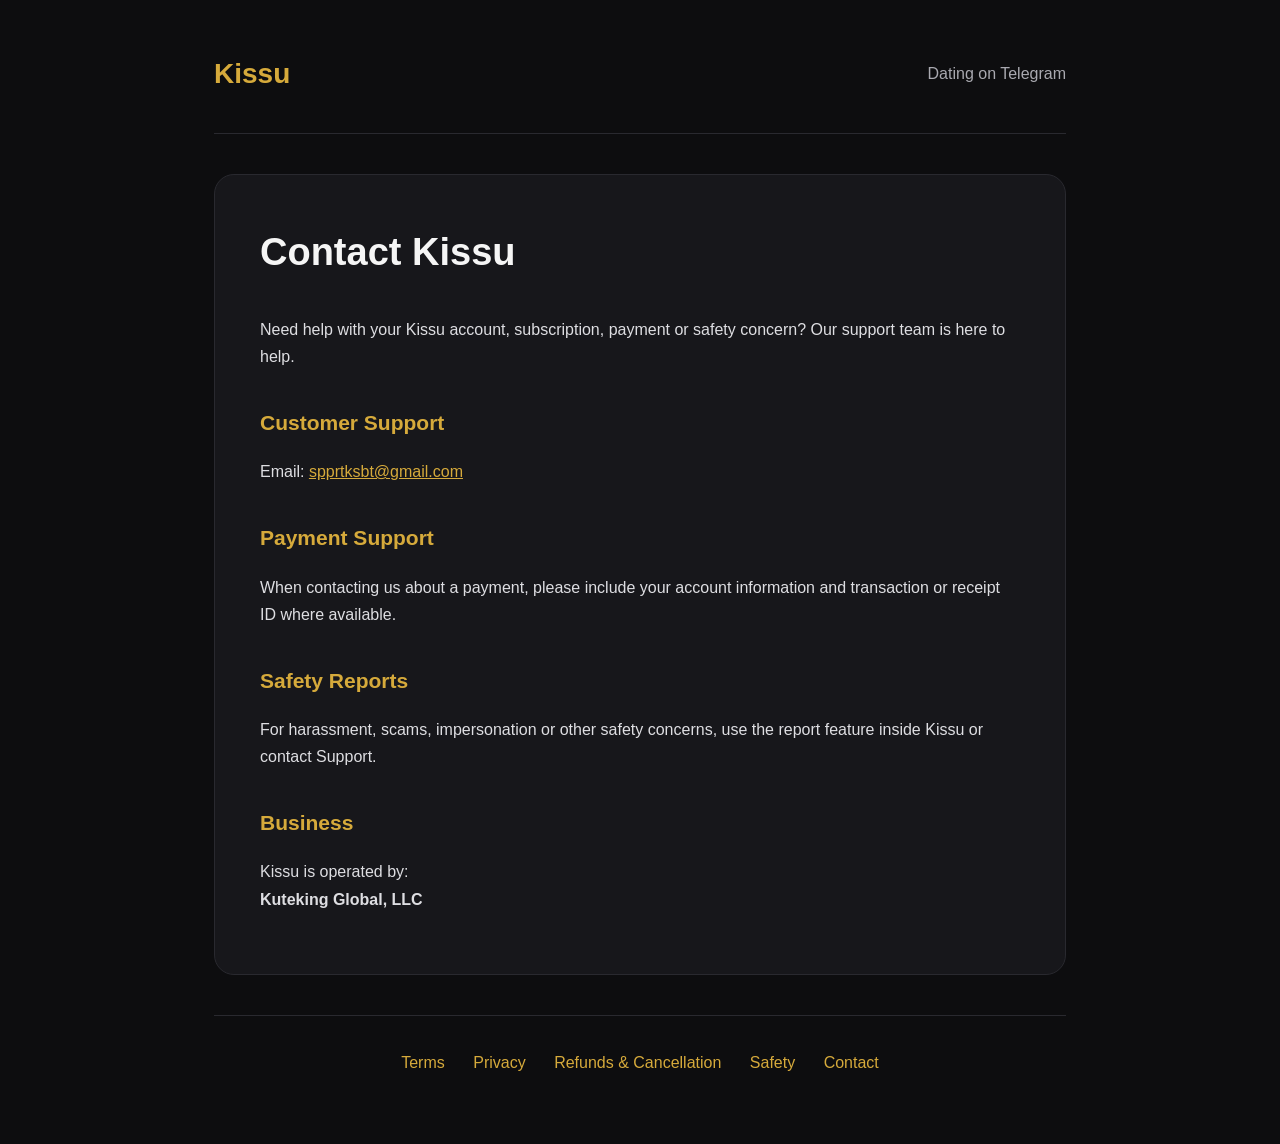
<file: contact.html>
<!DOCTYPE html>
<html lang="en">
<head>
<meta charset="UTF-8">
<meta name="viewport" content="width=device-width, initial-scale=1.0">
<title>Contact Kissu</title>
<link rel="stylesheet" href="/legal.css">
</head>

<body>
<main class="legal-page">

<header class="legal-header">
<a href="/" class="brand">Kissu</a>
<span>Dating on Telegram</span>
</header>

<article>

<h1>Contact Kissu</h1>

<p>
Need help with your Kissu account, subscription, payment or safety concern?
Our support team is here to help.
</p>

<h2>Customer Support</h2>

<p>
Email:
<a href="mailto:spprtksbt@gmail.com">spprtksbt@gmail.com</a>
</p>

<h2>Payment Support</h2>

<p>
When contacting us about a payment, please include your account
information and transaction or receipt ID where available.
</p>

<h2>Safety Reports</h2>

<p>
For harassment, scams, impersonation or other safety concerns,
use the report feature inside Kissu or contact Support.
</p>

<h2>Business</h2>

<p>
Kissu is operated by:<br>
<strong>Kuteking Global, LLC</strong>
</p>

</article>

<footer class="legal-footer">
<a href="/terms.html">Terms</a>
<a href="/privacy.html">Privacy</a>
<a href="/refund-policy.html">Refunds & Cancellation</a>
<a href="/safety.html">Safety</a>
<a href="/contact.html">Contact</a>
</footer>

</main>
</body>
</html>
</file>
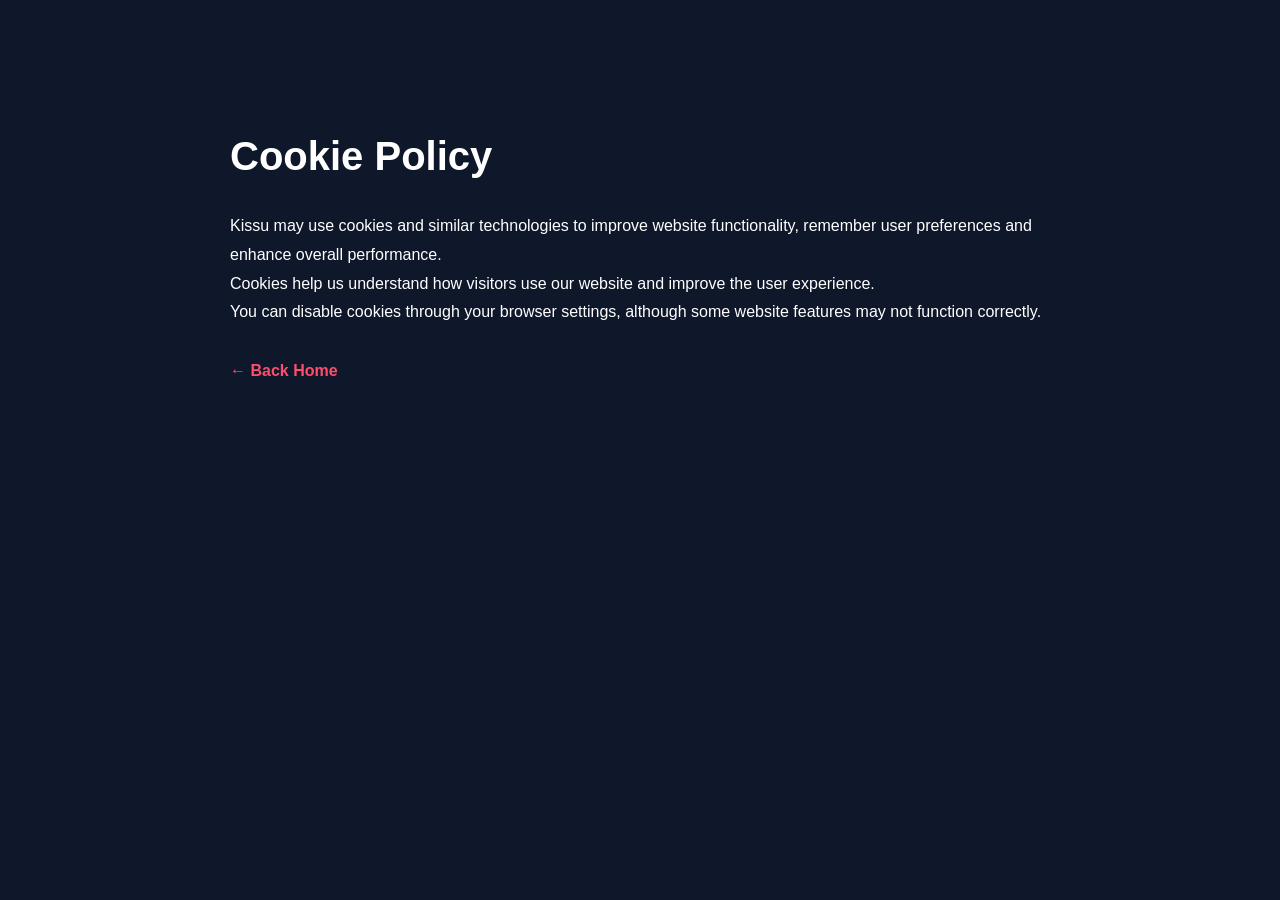
<file: cookies.html>
<!DOCTYPE html>
<html lang="en">
<head>
<meta charset="UTF-8">
<meta name="viewport" content="width=device-width, initial-scale=1.0">
<title>Cookie Policy</title>
<link rel="stylesheet" href="style.css">
</head>

<body>

<section class="legal">

<h1>Cookie Policy</h1>

<p>

Kissu may use cookies and similar technologies to improve website functionality, remember user preferences and enhance overall performance.

</p>

<p>

Cookies help us understand how visitors use our website and improve the user experience.

</p>

<p>

You can disable cookies through your browser settings, although some website features may not function correctly.

</p>

<a href="index.html">← Back Home</a>

</section>

</body>
</html>
</file>
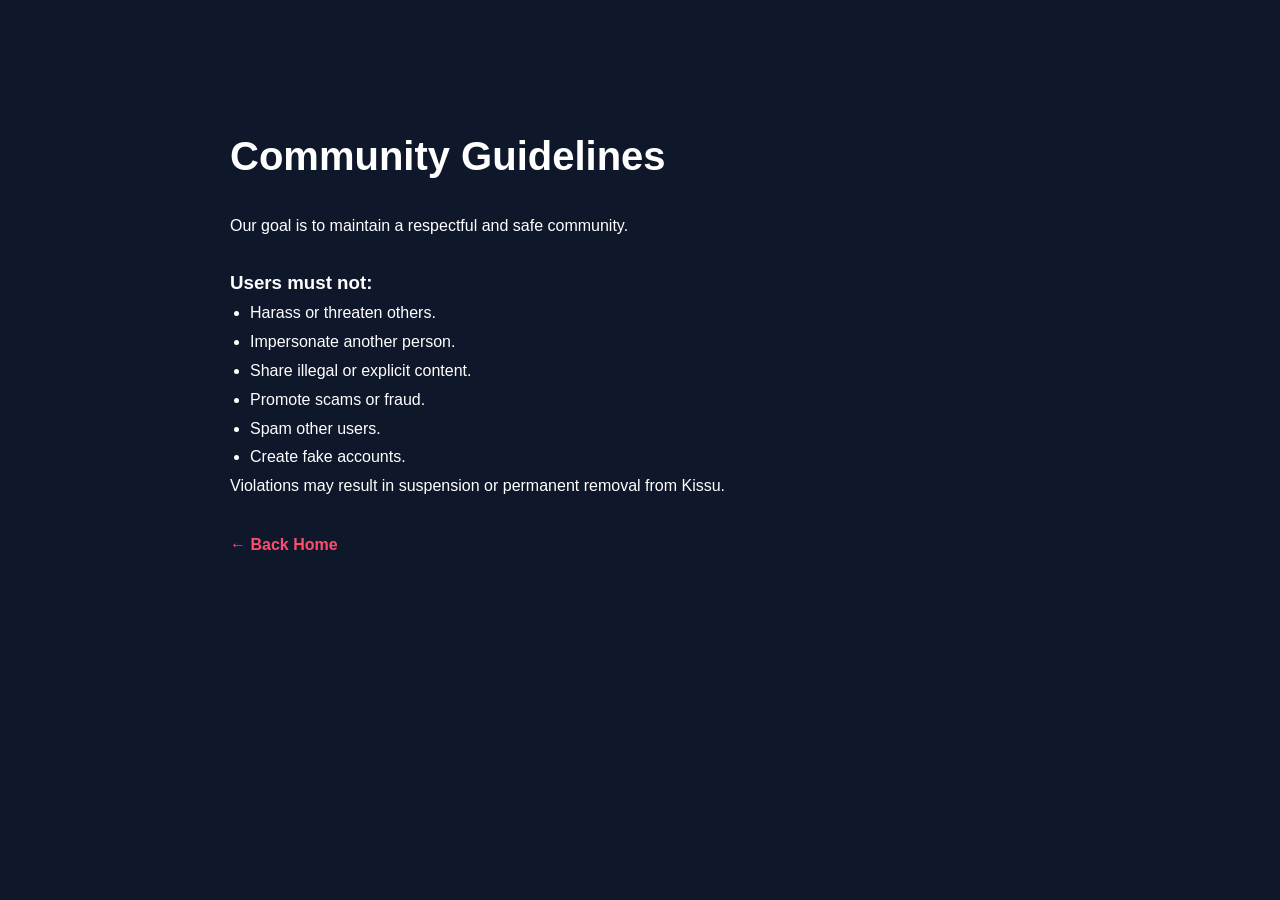
<file: guidelines.html>
<!DOCTYPE html>
<html lang="en">
<head>
<meta charset="UTF-8">
<meta name="viewport" content="width=device-width, initial-scale=1.0">
<title>Community Guidelines</title>
<link rel="stylesheet" href="style.css">
</head>

<body>

<section class="legal">

<h1>Community Guidelines</h1>

<p>

Our goal is to maintain a respectful and safe community.

</p>

<h3>Users must not:</h3>

<ul>

<li>Harass or threaten others.</li>

<li>Impersonate another person.</li>

<li>Share illegal or explicit content.</li>

<li>Promote scams or fraud.</li>

<li>Spam other users.</li>

<li>Create fake accounts.</li>

</ul>

<p>

Violations may result in suspension or permanent removal from Kissu.

</p>

<a href="index.html">← Back Home</a>

</section>

</body>
</html>
</file>
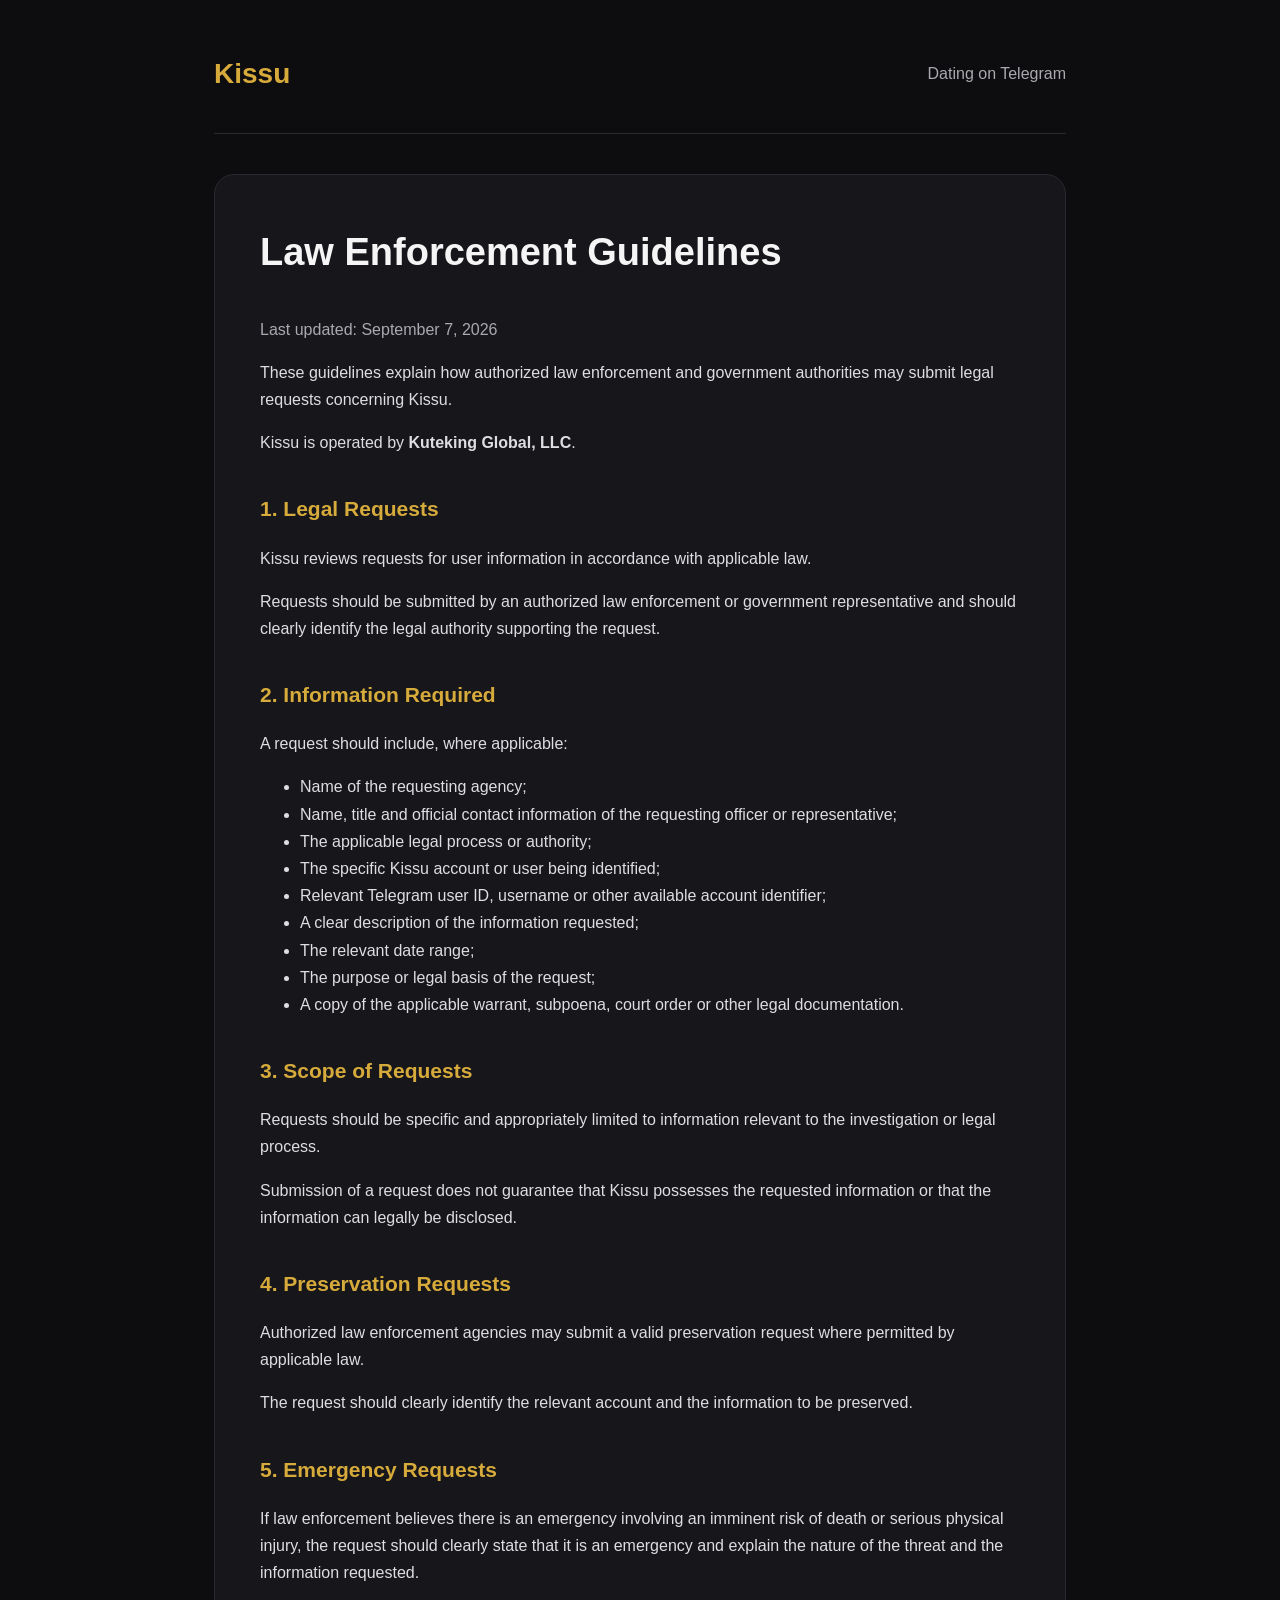
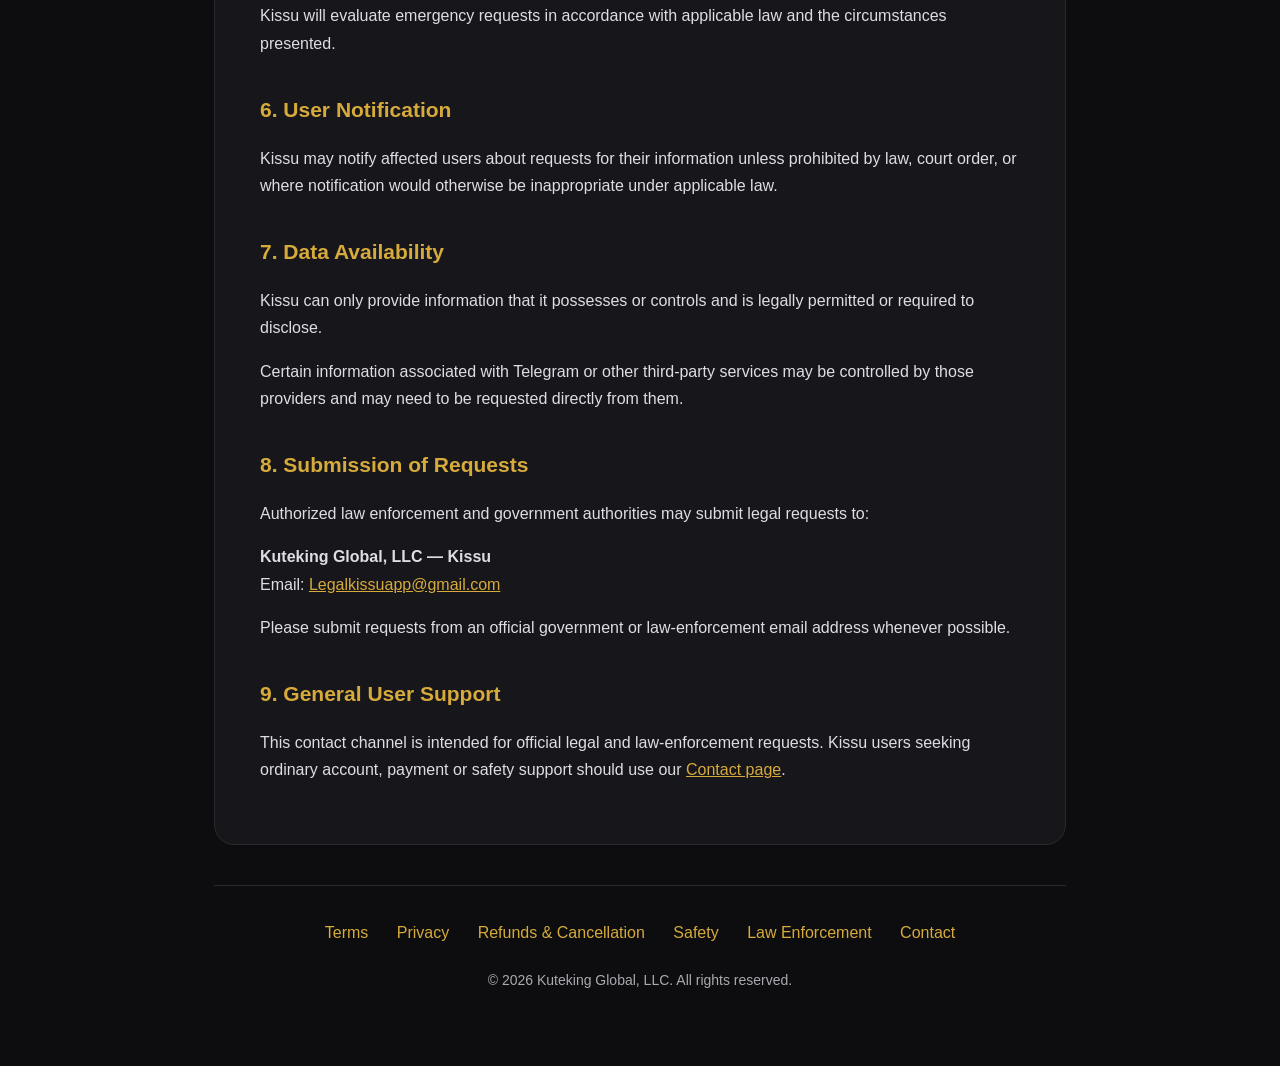
<file: Law-enforcement.html>
<!DOCTYPE html>
<html lang="en">
<head>
<meta charset="UTF-8">
<meta name="viewport" content="width=device-width, initial-scale=1.0">

<title>Law Enforcement Guidelines | Kissu</title>
<meta name="description"
content="Guidelines for law enforcement and government authorities submitting legal requests to Kissu.">

<link rel="stylesheet" href="/legal.css">
</head>

<body>

<main class="legal-page">

<header class="legal-header">
<a href="/" class="brand">Kissu</a>
<span>Dating on Telegram</span>
</header>

<article>

<h1>Law Enforcement Guidelines</h1>

<p class="updated">Last updated: September 7, 2026</p>

<p>
These guidelines explain how authorized law enforcement and
government authorities may submit legal requests concerning Kissu.
</p>

<p>
Kissu is operated by <strong>Kuteking Global, LLC</strong>.
</p>

<h2>1. Legal Requests</h2>

<p>
Kissu reviews requests for user information in accordance with
applicable law.
</p>

<p>
Requests should be submitted by an authorized law enforcement or
government representative and should clearly identify the legal
authority supporting the request.
</p>

<h2>2. Information Required</h2>

<p>A request should include, where applicable:</p>

<ul>
<li>Name of the requesting agency;</li>
<li>Name, title and official contact information of the requesting officer or representative;</li>
<li>The applicable legal process or authority;</li>
<li>The specific Kissu account or user being identified;</li>
<li>Relevant Telegram user ID, username or other available account identifier;</li>
<li>A clear description of the information requested;</li>
<li>The relevant date range;</li>
<li>The purpose or legal basis of the request;</li>
<li>A copy of the applicable warrant, subpoena, court order or other legal documentation.</li>
</ul>

<h2>3. Scope of Requests</h2>

<p>
Requests should be specific and appropriately limited to information
relevant to the investigation or legal process.
</p>

<p>
Submission of a request does not guarantee that Kissu possesses the
requested information or that the information can legally be disclosed.
</p>

<h2>4. Preservation Requests</h2>

<p>
Authorized law enforcement agencies may submit a valid preservation
request where permitted by applicable law.
</p>

<p>
The request should clearly identify the relevant account and the
information to be preserved.
</p>

<h2>5. Emergency Requests</h2>

<p>
If law enforcement believes there is an emergency involving an
imminent risk of death or serious physical injury, the request should
clearly state that it is an emergency and explain the nature of the
threat and the information requested.
</p>

<p>
Kissu will evaluate emergency requests in accordance with applicable
law and the circumstances presented.
</p>

<h2>6. User Notification</h2>

<p>
Kissu may notify affected users about requests for their information
unless prohibited by law, court order, or where notification would
otherwise be inappropriate under applicable law.
</p>

<h2>7. Data Availability</h2>

<p>
Kissu can only provide information that it possesses or controls and
is legally permitted or required to disclose.
</p>

<p>
Certain information associated with Telegram or other third-party
services may be controlled by those providers and may need to be
requested directly from them.
</p>

<h2>8. Submission of Requests</h2>

<p>
Authorized law enforcement and government authorities may submit
legal requests to:
</p>

<p>
<strong>Kuteking Global, LLC — Kissu</strong><br>
Email:
<a href="mailto:Legalkissuapp@gmail.com">Legalkissuapp@gmail.com</a>
</p>

<p>
Please submit requests from an official government or law-enforcement
email address whenever possible.
</p>

<h2>9. General User Support</h2>

<p>
This contact channel is intended for official legal and law-enforcement
requests. Kissu users seeking ordinary account, payment or safety
support should use our
<a href="/contact.html">Contact page</a>.
</p>

</article>

<footer class="legal-footer">

<a href="/terms.html">Terms</a>
<a href="/privacy.html">Privacy</a>
<a href="/refund-policy.html">Refunds & Cancellation</a>
<a href="/safety.html">Safety</a>
<a href="/law-enforcement.html">Law Enforcement</a>
<a href="/contact.html">Contact</a>

<p>© 2026 Kuteking Global, LLC. All rights reserved.</p>

</footer>

</main>

</body>
</html>
</file>
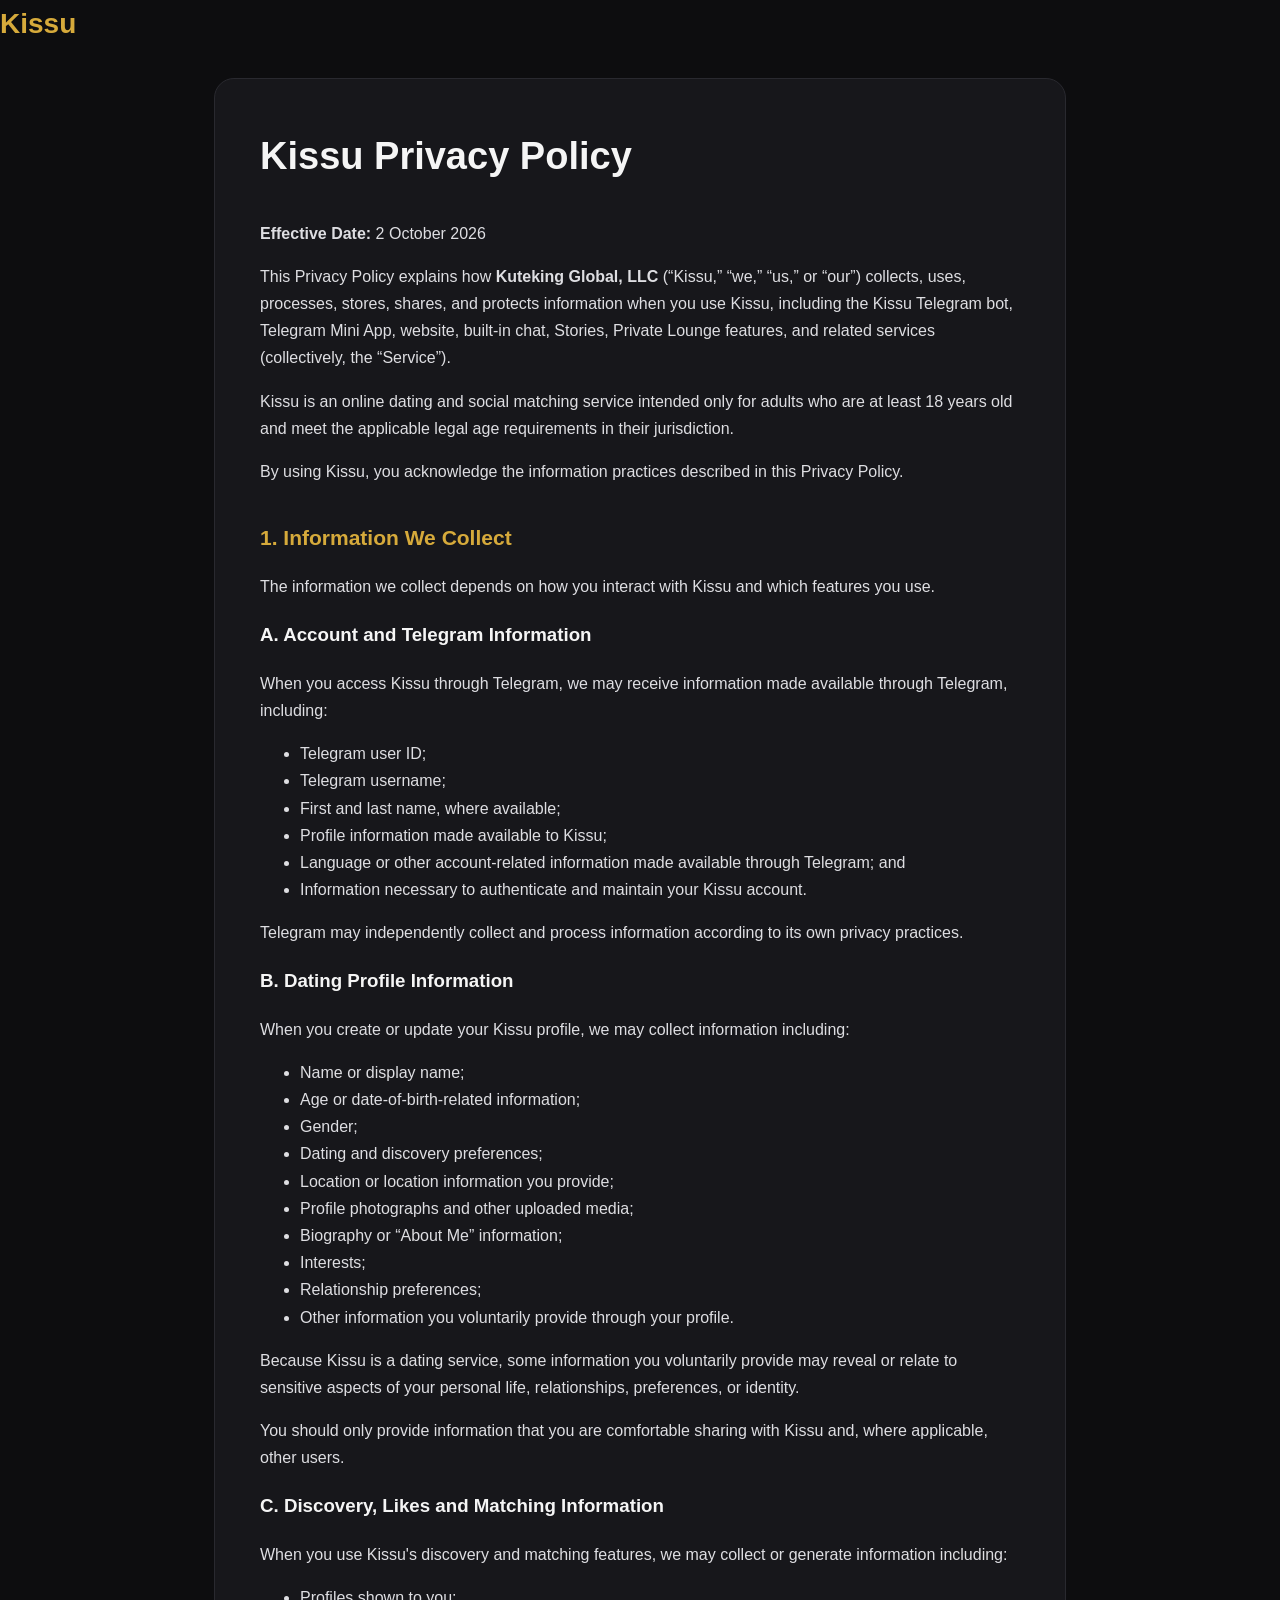
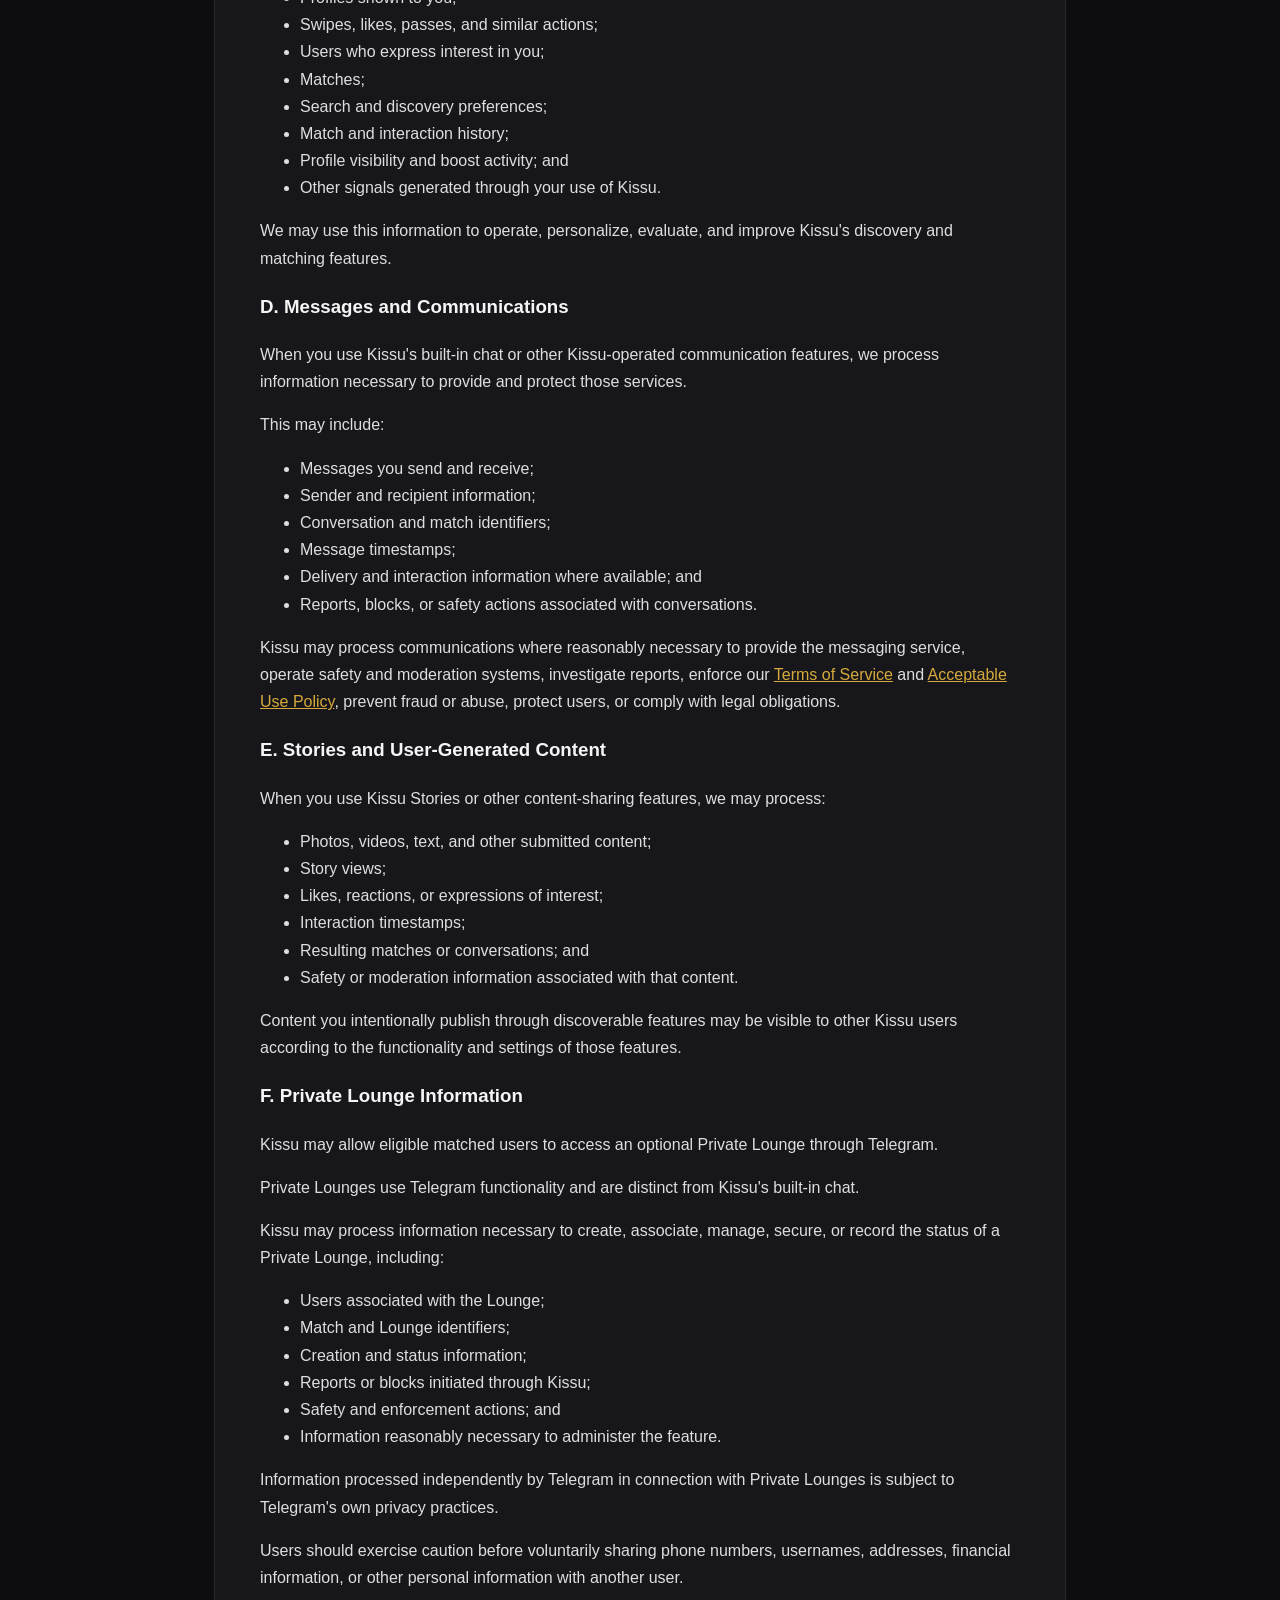
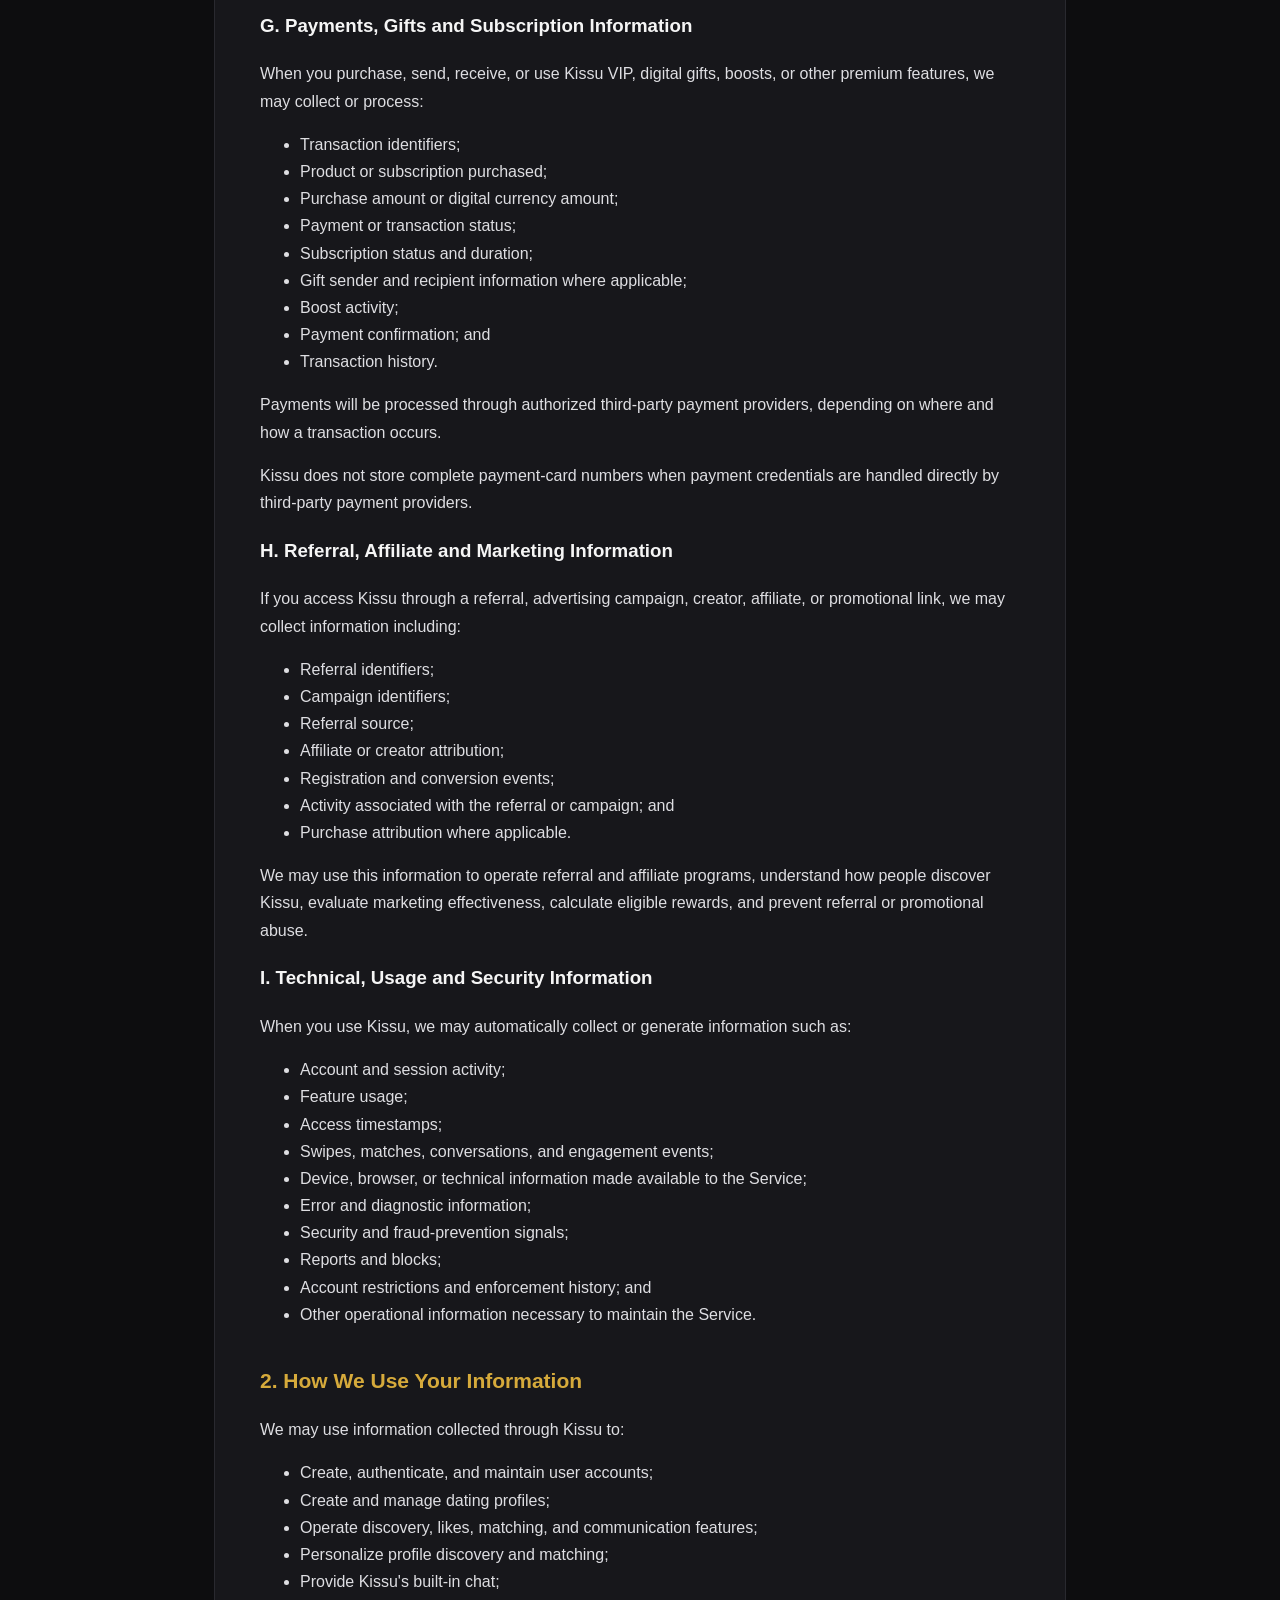
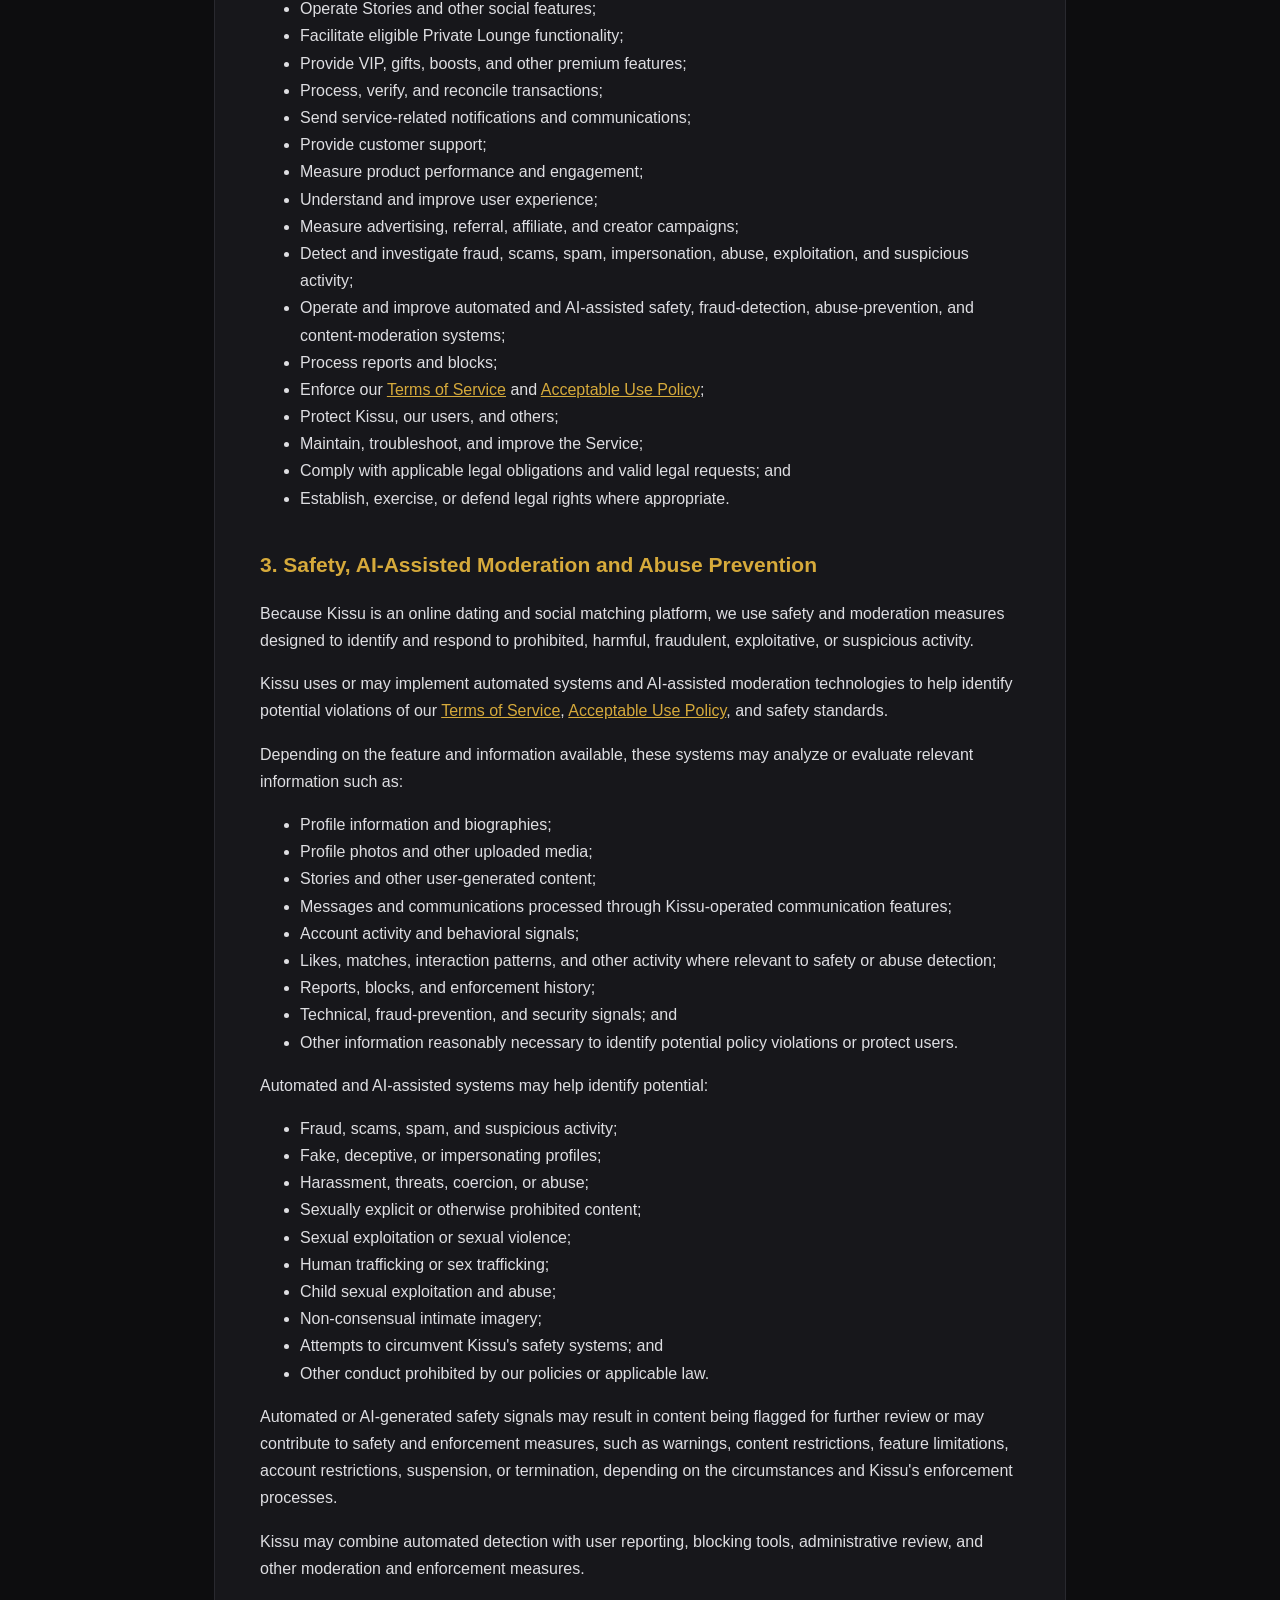
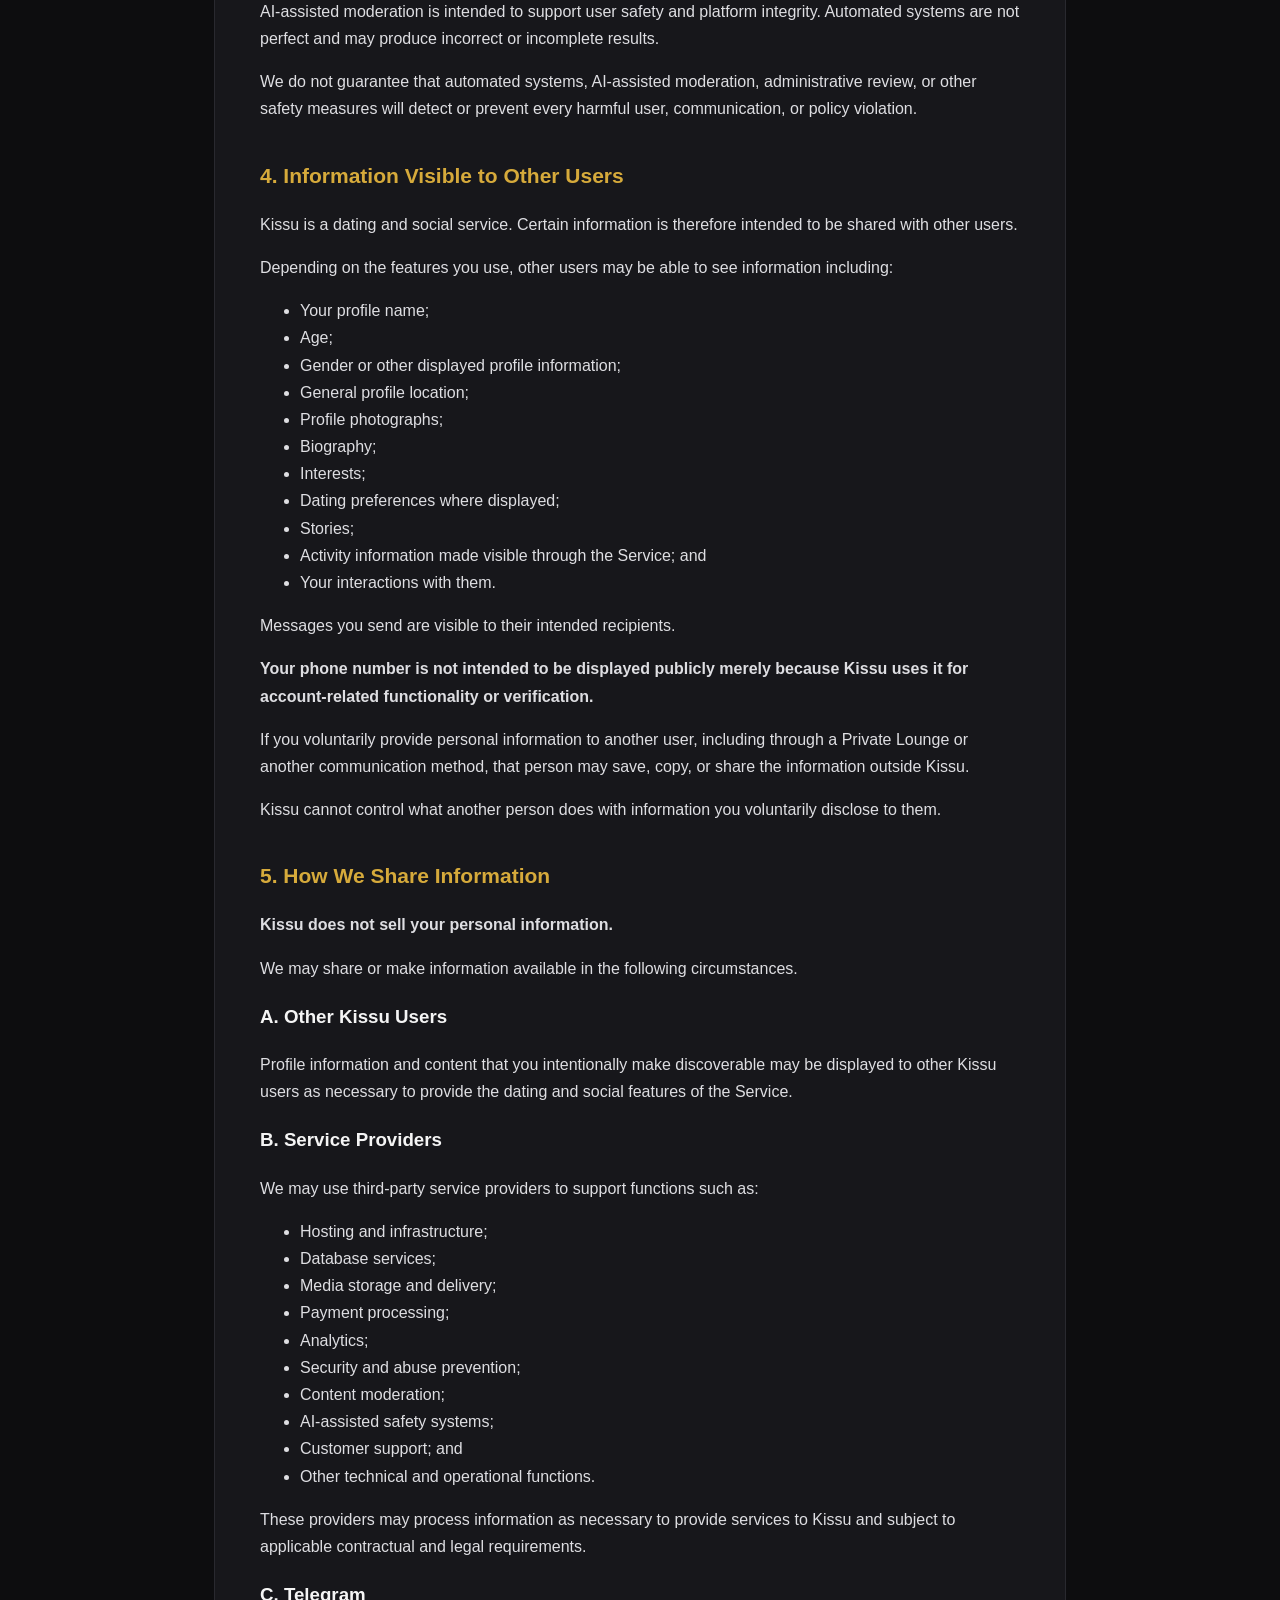
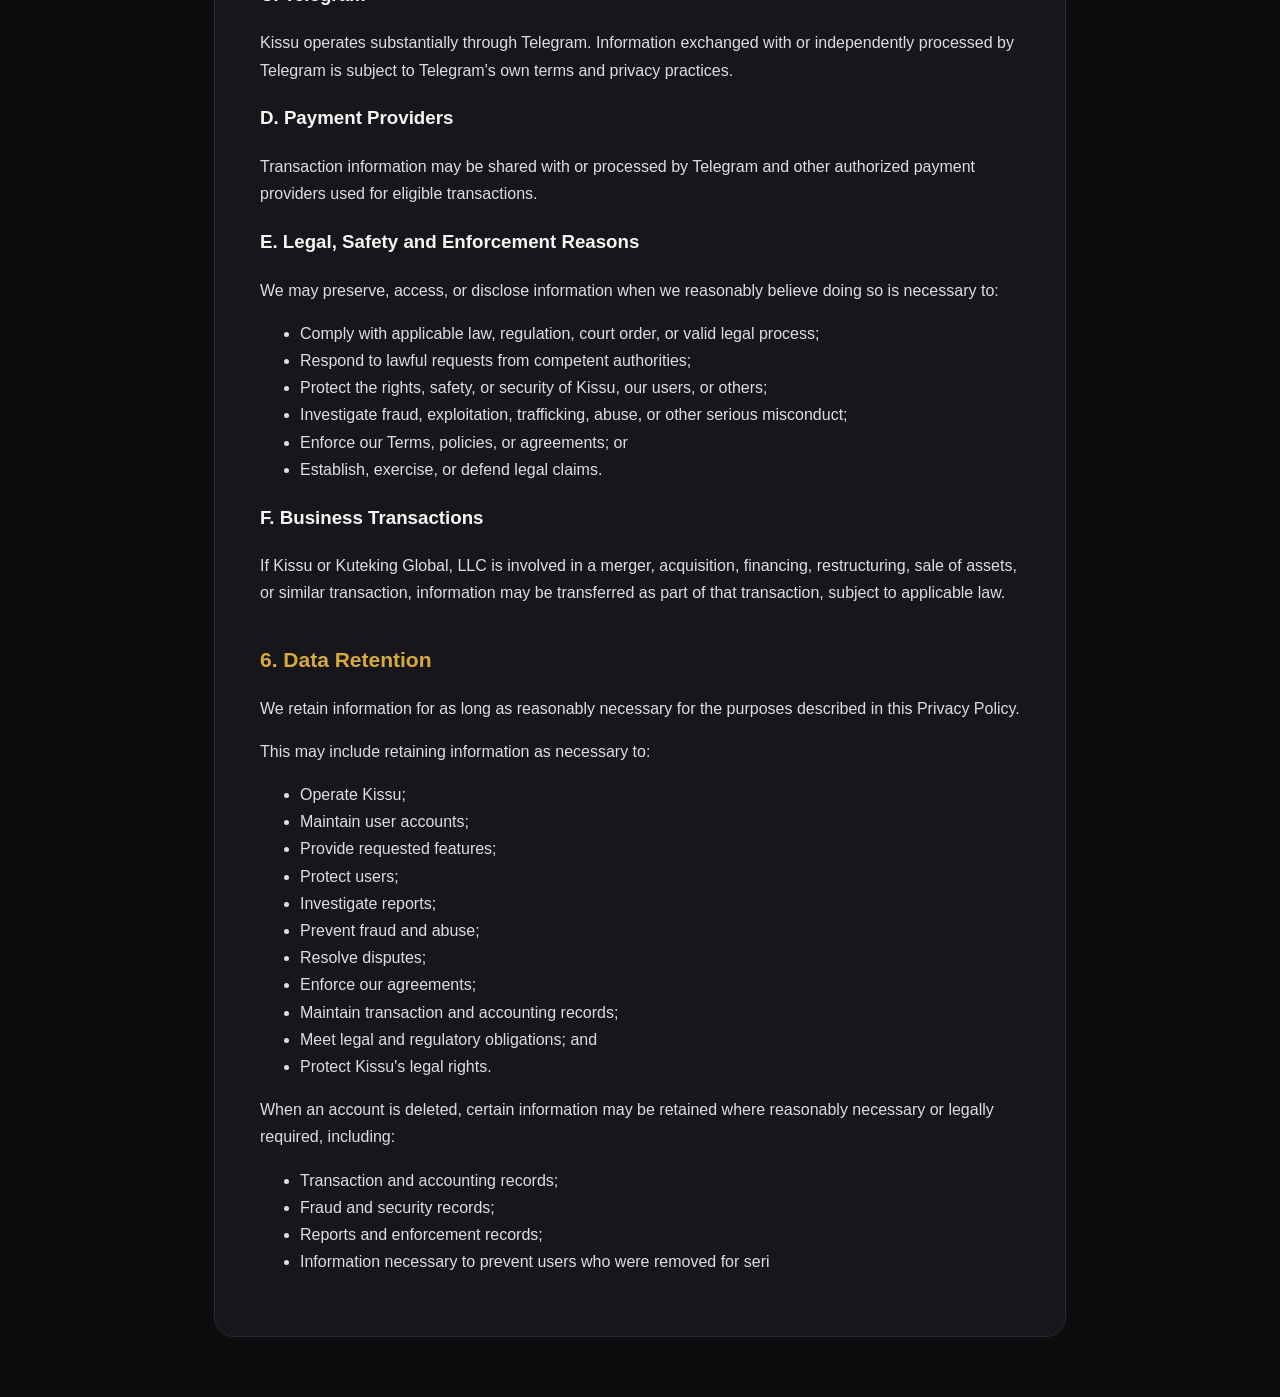
<file: privacy.html>
<!DOCTYPE html>
<html lang="en">
<head>
  <meta charset="UTF-8">
  <meta name="viewport" content="width=device-width, initial-scale=1.0">

  <title>Privacy Policy | Kissu</title>

  <meta
    name="description"
    content="Kissu Privacy Policy explaining how Kuteking Global, LLC collects, uses, processes, stores, shares, and protects information."
  >

  <meta name="robots" content="index, follow">

  <link rel="stylesheet" href="/legal.css">
</head>

<body>

<header class="site-header">
  <div class="container">
    <a href="/" class="brand">Kissu</a>
  </div>
</header>

<main class="legal-page">
  <article class="container">

    <h1>Kissu Privacy Policy</h1>

    <p>
      <strong>Effective Date:</strong> 2 October 2026
    </p>

    <p>
      This Privacy Policy explains how <strong>Kuteking Global, LLC</strong>
      (“Kissu,” “we,” “us,” or “our”) collects, uses, processes, stores,
      shares, and protects information when you use Kissu, including the Kissu
      Telegram bot, Telegram Mini App, website, built-in chat, Stories,
      Private Lounge features, and related services (collectively, the
      “Service”).
    </p>

    <p>
      Kissu is an online dating and social matching service intended only for
      adults who are at least 18 years old and meet the applicable legal age
      requirements in their jurisdiction.
    </p>

    <p>
      By using Kissu, you acknowledge the information practices described in
      this Privacy Policy.
    </p>


    <h2>1. Information We Collect</h2>

    <p>
      The information we collect depends on how you interact with Kissu and
      which features you use.
    </p>


    <h3>A. Account and Telegram Information</h3>

    <p>
      When you access Kissu through Telegram, we may receive information made
      available through Telegram, including:
    </p>

    <ul>
      <li>Telegram user ID;</li>
      <li>Telegram username;</li>
      <li>First and last name, where available;</li>
      <li>Profile information made available to Kissu;</li>
      <li>
        Language or other account-related information made available through
        Telegram; and
      </li>
      <li>
        Information necessary to authenticate and maintain your Kissu account.
      </li>
    </ul>

    <p>
      Telegram may independently collect and process information according to
      its own privacy practices.
    </p>


    <h3>B. Dating Profile Information</h3>

    <p>
      When you create or update your Kissu profile, we may collect information
      including:
    </p>

    <ul>
      <li>Name or display name;</li>
      <li>Age or date-of-birth-related information;</li>
      <li>Gender;</li>
      <li>Dating and discovery preferences;</li>
      <li>Location or location information you provide;</li>
      <li>Profile photographs and other uploaded media;</li>
      <li>Biography or “About Me” information;</li>
      <li>Interests;</li>
      <li>Relationship preferences;</li>
      <li>Other information you voluntarily provide through your profile.</li>
    </ul>

    <p>
      Because Kissu is a dating service, some information you voluntarily
      provide may reveal or relate to sensitive aspects of your personal life,
      relationships, preferences, or identity.
    </p>

    <p>
      You should only provide information that you are comfortable sharing
      with Kissu and, where applicable, other users.
    </p>


    <h3>C. Discovery, Likes and Matching Information</h3>

    <p>
      When you use Kissu's discovery and matching features, we may collect or
      generate information including:
    </p>

    <ul>
      <li>Profiles shown to you;</li>
      <li>Swipes, likes, passes, and similar actions;</li>
      <li>Users who express interest in you;</li>
      <li>Matches;</li>
      <li>Search and discovery preferences;</li>
      <li>Match and interaction history;</li>
      <li>Profile visibility and boost activity; and</li>
      <li>Other signals generated through your use of Kissu.</li>
    </ul>

    <p>
      We may use this information to operate, personalize, evaluate, and
      improve Kissu's discovery and matching features.
    </p>


    <h3>D. Messages and Communications</h3>

    <p>
      When you use Kissu's built-in chat or other Kissu-operated communication
      features, we process information necessary to provide and protect those
      services.
    </p>

    <p>This may include:</p>

    <ul>
      <li>Messages you send and receive;</li>
      <li>Sender and recipient information;</li>
      <li>Conversation and match identifiers;</li>
      <li>Message timestamps;</li>
      <li>Delivery and interaction information where available; and</li>
      <li>
        Reports, blocks, or safety actions associated with conversations.
      </li>
    </ul>

    <p>
      Kissu may process communications where reasonably necessary to provide
      the messaging service, operate safety and moderation systems, investigate
      reports, enforce our
      <a href="/terms.html">Terms of Service</a> and
      <a href="/acceptable-use.html">Acceptable Use Policy</a>, prevent fraud
      or abuse, protect users, or comply with legal obligations.
    </p>


    <h3>E. Stories and User-Generated Content</h3>

    <p>
      When you use Kissu Stories or other content-sharing features, we may
      process:
    </p>

    <ul>
      <li>Photos, videos, text, and other submitted content;</li>
      <li>Story views;</li>
      <li>Likes, reactions, or expressions of interest;</li>
      <li>Interaction timestamps;</li>
      <li>Resulting matches or conversations; and</li>
      <li>Safety or moderation information associated with that content.</li>
    </ul>

    <p>
      Content you intentionally publish through discoverable features may be
      visible to other Kissu users according to the functionality and settings
      of those features.
    </p>


    <h3>F. Private Lounge Information</h3>

    <p>
      Kissu may allow eligible matched users to access an optional Private
      Lounge through Telegram.
    </p>

    <p>
      Private Lounges use Telegram functionality and are distinct from Kissu's
      built-in chat.
    </p>

    <p>
      Kissu may process information necessary to create, associate, manage,
      secure, or record the status of a Private Lounge, including:
    </p>

    <ul>
      <li>Users associated with the Lounge;</li>
      <li>Match and Lounge identifiers;</li>
      <li>Creation and status information;</li>
      <li>Reports or blocks initiated through Kissu;</li>
      <li>Safety and enforcement actions; and</li>
      <li>
        Information reasonably necessary to administer the feature.
      </li>
    </ul>

    <p>
      Information processed independently by Telegram in connection with
      Private Lounges is subject to Telegram's own privacy practices.
    </p>

    <p>
      Users should exercise caution before voluntarily sharing phone numbers,
      usernames, addresses, financial information, or other personal
      information with another user.
    </p>


    <h3>G. Payments, Gifts and Subscription Information</h3>

    <p>
      When you purchase, send, receive, or use Kissu VIP, digital gifts,
      boosts, or other premium features, we may collect or process:
    </p>

    <ul>
      <li>Transaction identifiers;</li>
      <li>Product or subscription purchased;</li>
      <li>Purchase amount or digital currency amount;</li>
      <li>Payment or transaction status;</li>
      <li>Subscription status and duration;</li>
      <li>Gift sender and recipient information where applicable;</li>
      <li>Boost activity;</li>
      <li>Payment confirmation; and</li>
      <li>Transaction history.</li>
    </ul>

    <p>
      Payments will be processed through authorized
      third-party payment providers, depending on where and how a transaction
      occurs.
    </p>

    <p>
      Kissu does not store complete payment-card numbers when payment
      credentials are handled directly by third-party payment providers.
    </p>


    <h3>H. Referral, Affiliate and Marketing Information</h3>

    <p>
      If you access Kissu through a referral, advertising campaign, creator,
      affiliate, or promotional link, we may collect information including:
    </p>

    <ul>
      <li>Referral identifiers;</li>
      <li>Campaign identifiers;</li>
      <li>Referral source;</li>
      <li>Affiliate or creator attribution;</li>
      <li>Registration and conversion events;</li>
      <li>Activity associated with the referral or campaign; and</li>
      <li>Purchase attribution where applicable.</li>
    </ul>

    <p>
      We may use this information to operate referral and affiliate programs,
      understand how people discover Kissu, evaluate marketing effectiveness,
      calculate eligible rewards, and prevent referral or promotional abuse.
    </p>


    <h3>I. Technical, Usage and Security Information</h3>

    <p>
      When you use Kissu, we may automatically collect or generate information
      such as:
    </p>

    <ul>
      <li>Account and session activity;</li>
      <li>Feature usage;</li>
      <li>Access timestamps;</li>
      <li>Swipes, matches, conversations, and engagement events;</li>
      <li>
        Device, browser, or technical information made available to the
        Service;
      </li>
      <li>Error and diagnostic information;</li>
      <li>Security and fraud-prevention signals;</li>
      <li>Reports and blocks;</li>
      <li>Account restrictions and enforcement history; and</li>
      <li>
        Other operational information necessary to maintain the Service.
      </li>
    </ul>


    <h2>2. How We Use Your Information</h2>

    <p>We may use information collected through Kissu to:</p>

    <ul>
      <li>Create, authenticate, and maintain user accounts;</li>
      <li>Create and manage dating profiles;</li>
      <li>Operate discovery, likes, matching, and communication features;</li>
      <li>Personalize profile discovery and matching;</li>
      <li>Provide Kissu's built-in chat;</li>
      <li>Operate Stories and other social features;</li>
      <li>Facilitate eligible Private Lounge functionality;</li>
      <li>Provide VIP, gifts, boosts, and other premium features;</li>
      <li>Process, verify, and reconcile transactions;</li>
      <li>Send service-related notifications and communications;</li>
      <li>Provide customer support;</li>
      <li>Measure product performance and engagement;</li>
      <li>Understand and improve user experience;</li>

      <li>
        Measure advertising, referral, affiliate, and creator campaigns;
      </li>

      <li>
        Detect and investigate fraud, scams, spam, impersonation, abuse,
        exploitation, and suspicious activity;
      </li>

      <li>
        Operate and improve automated and AI-assisted safety, fraud-detection,
        abuse-prevention, and content-moderation systems;
      </li>

      <li>Process reports and blocks;</li>

      <li>
        Enforce our <a href="/terms.html">Terms of Service</a> and
        <a href="/acceptable-use.html">Acceptable Use Policy</a>;
      </li>

      <li>Protect Kissu, our users, and others;</li>
      <li>Maintain, troubleshoot, and improve the Service;</li>

      <li>
        Comply with applicable legal obligations and valid legal requests; and
      </li>

      <li>
        Establish, exercise, or defend legal rights where appropriate.
      </li>
    </ul>


    <h2>3. Safety, AI-Assisted Moderation and Abuse Prevention</h2>

    <p>
      Because Kissu is an online dating and social matching platform, we use
      safety and moderation measures designed to identify and respond to
      prohibited, harmful, fraudulent, exploitative, or suspicious activity.
    </p>

    <p>
      Kissu uses or may implement automated systems and AI-assisted moderation
      technologies to help identify potential violations of our
      <a href="/terms.html">Terms of Service</a>,
      <a href="/acceptable-use.html">Acceptable Use Policy</a>, and safety
      standards.
    </p>

    <p>
      Depending on the feature and information available, these systems may
      analyze or evaluate relevant information such as:
    </p>

    <ul>
      <li>Profile information and biographies;</li>
      <li>Profile photos and other uploaded media;</li>
      <li>Stories and other user-generated content;</li>

      <li>
        Messages and communications processed through Kissu-operated
        communication features;
      </li>

      <li>Account activity and behavioral signals;</li>

      <li>
        Likes, matches, interaction patterns, and other activity where relevant
        to safety or abuse detection;
      </li>

      <li>Reports, blocks, and enforcement history;</li>
      <li>Technical, fraud-prevention, and security signals; and</li>

      <li>
        Other information reasonably necessary to identify potential policy
        violations or protect users.
      </li>
    </ul>

    <p>
      Automated and AI-assisted systems may help identify potential:
    </p>

    <ul>
      <li>Fraud, scams, spam, and suspicious activity;</li>
      <li>Fake, deceptive, or impersonating profiles;</li>
      <li>Harassment, threats, coercion, or abuse;</li>
      <li>Sexually explicit or otherwise prohibited content;</li>
      <li>Sexual exploitation or sexual violence;</li>
      <li>Human trafficking or sex trafficking;</li>
      <li>Child sexual exploitation and abuse;</li>
      <li>Non-consensual intimate imagery;</li>
      <li>Attempts to circumvent Kissu's safety systems; and</li>
      <li>Other conduct prohibited by our policies or applicable law.</li>
    </ul>

    <p>
      Automated or AI-generated safety signals may result in content being
      flagged for further review or may contribute to safety and enforcement
      measures, such as warnings, content restrictions, feature limitations,
      account restrictions, suspension, or termination, depending on the
      circumstances and Kissu's enforcement processes.
    </p>

    <p>
      Kissu may combine automated detection with user reporting, blocking
      tools, administrative review, and other moderation and enforcement
      measures.
    </p>

    <p>
      AI-assisted moderation is intended to support user safety and platform
      integrity. Automated systems are not perfect and may produce incorrect or
      incomplete results.
    </p>

    <p>
      We do not guarantee that automated systems, AI-assisted moderation,
      administrative review, or other safety measures will detect or prevent
      every harmful user, communication, or policy violation.
    </p>


    <h2>4. Information Visible to Other Users</h2>

    <p>
      Kissu is a dating and social service. Certain information is therefore
      intended to be shared with other users.
    </p>

    <p>
      Depending on the features you use, other users may be able to see
      information including:
    </p>

    <ul>
      <li>Your profile name;</li>
      <li>Age;</li>
      <li>Gender or other displayed profile information;</li>
      <li>General profile location;</li>
      <li>Profile photographs;</li>
      <li>Biography;</li>
      <li>Interests;</li>
      <li>Dating preferences where displayed;</li>
      <li>Stories;</li>
      <li>Activity information made visible through the Service; and</li>
      <li>Your interactions with them.</li>
    </ul>

    <p>
      Messages you send are visible to their intended recipients.
    </p>

    <p>
      <strong>
        Your phone number is not intended to be displayed publicly merely
        because Kissu uses it for account-related functionality or
        verification.
      </strong>
    </p>

    <p>
      If you voluntarily provide personal information to another user,
      including through a Private Lounge or another communication method, that
      person may save, copy, or share the information outside Kissu.
    </p>

    <p>
      Kissu cannot control what another person does with information you
      voluntarily disclose to them.
    </p>


    <h2>5. How We Share Information</h2>

    <p><strong>Kissu does not sell your personal information.</strong></p>

    <p>
      We may share or make information available in the following
      circumstances.
    </p>


    <h3>A. Other Kissu Users</h3>

    <p>
      Profile information and content that you intentionally make discoverable
      may be displayed to other Kissu users as necessary to provide the dating
      and social features of the Service.
    </p>


    <h3>B. Service Providers</h3>

    <p>
      We may use third-party service providers to support functions such as:
    </p>

    <ul>
      <li>Hosting and infrastructure;</li>
      <li>Database services;</li>
      <li>Media storage and delivery;</li>
      <li>Payment processing;</li>
      <li>Analytics;</li>
      <li>Security and abuse prevention;</li>
      <li>Content moderation;</li>
      <li>AI-assisted safety systems;</li>
      <li>Customer support; and</li>
      <li>Other technical and operational functions.</li>
    </ul>

    <p>
      These providers may process information as necessary to provide services
      to Kissu and subject to applicable contractual and legal requirements.
    </p>


    <h3>C. Telegram</h3>

    <p>
      Kissu operates substantially through Telegram. Information exchanged
      with or independently processed by Telegram is subject to Telegram's own
      terms and privacy practices.
    </p>


    <h3>D. Payment Providers</h3>

    <p>
      Transaction information may be shared with or processed by Telegram and
      other authorized payment providers used for eligible transactions.
    </p>


    <h3>E. Legal, Safety and Enforcement Reasons</h3>

    <p>
      We may preserve, access, or disclose information when we reasonably
      believe doing so is necessary to:
    </p>

    <ul>
      <li>
        Comply with applicable law, regulation, court order, or valid legal
        process;
      </li>

      <li>Respond to lawful requests from competent authorities;</li>

      <li>
        Protect the rights, safety, or security of Kissu, our users, or others;
      </li>

      <li>
        Investigate fraud, exploitation, trafficking, abuse, or other serious
        misconduct;
      </li>

      <li>Enforce our Terms, policies, or agreements; or</li>
      <li>Establish, exercise, or defend legal claims.</li>
    </ul>


    <h3>F. Business Transactions</h3>

    <p>
      If Kissu or Kuteking Global, LLC is involved in a merger, acquisition,
      financing, restructuring, sale of assets, or similar transaction,
      information may be transferred as part of that transaction, subject to
      applicable law.
    </p>


    <h2>6. Data Retention</h2>

    <p>
      We retain information for as long as reasonably necessary for the
      purposes described in this Privacy Policy.
    </p>

    <p>This may include retaining information as necessary to:</p>

    <ul>
      <li>Operate Kissu;</li>
      <li>Maintain user accounts;</li>
      <li>Provide requested features;</li>
      <li>Protect users;</li>
      <li>Investigate reports;</li>
      <li>Prevent fraud and abuse;</li>
      <li>Resolve disputes;</li>
      <li>Enforce our agreements;</li>
      <li>Maintain transaction and accounting records;</li>
      <li>Meet legal and regulatory obligations; and</li>
      <li>Protect Kissu's legal rights.</li>
    </ul>

    <p>
      When an account is deleted, certain information may be retained where
      reasonably necessary or legally required, including:
    </p>

    <ul>
      <li>Transaction and accounting records;</li>
      <li>Fraud and security records;</li>
      <li>Reports and enforcement records;</li>

      <li>
        Information necessary to prevent users who were removed for seri
</file>
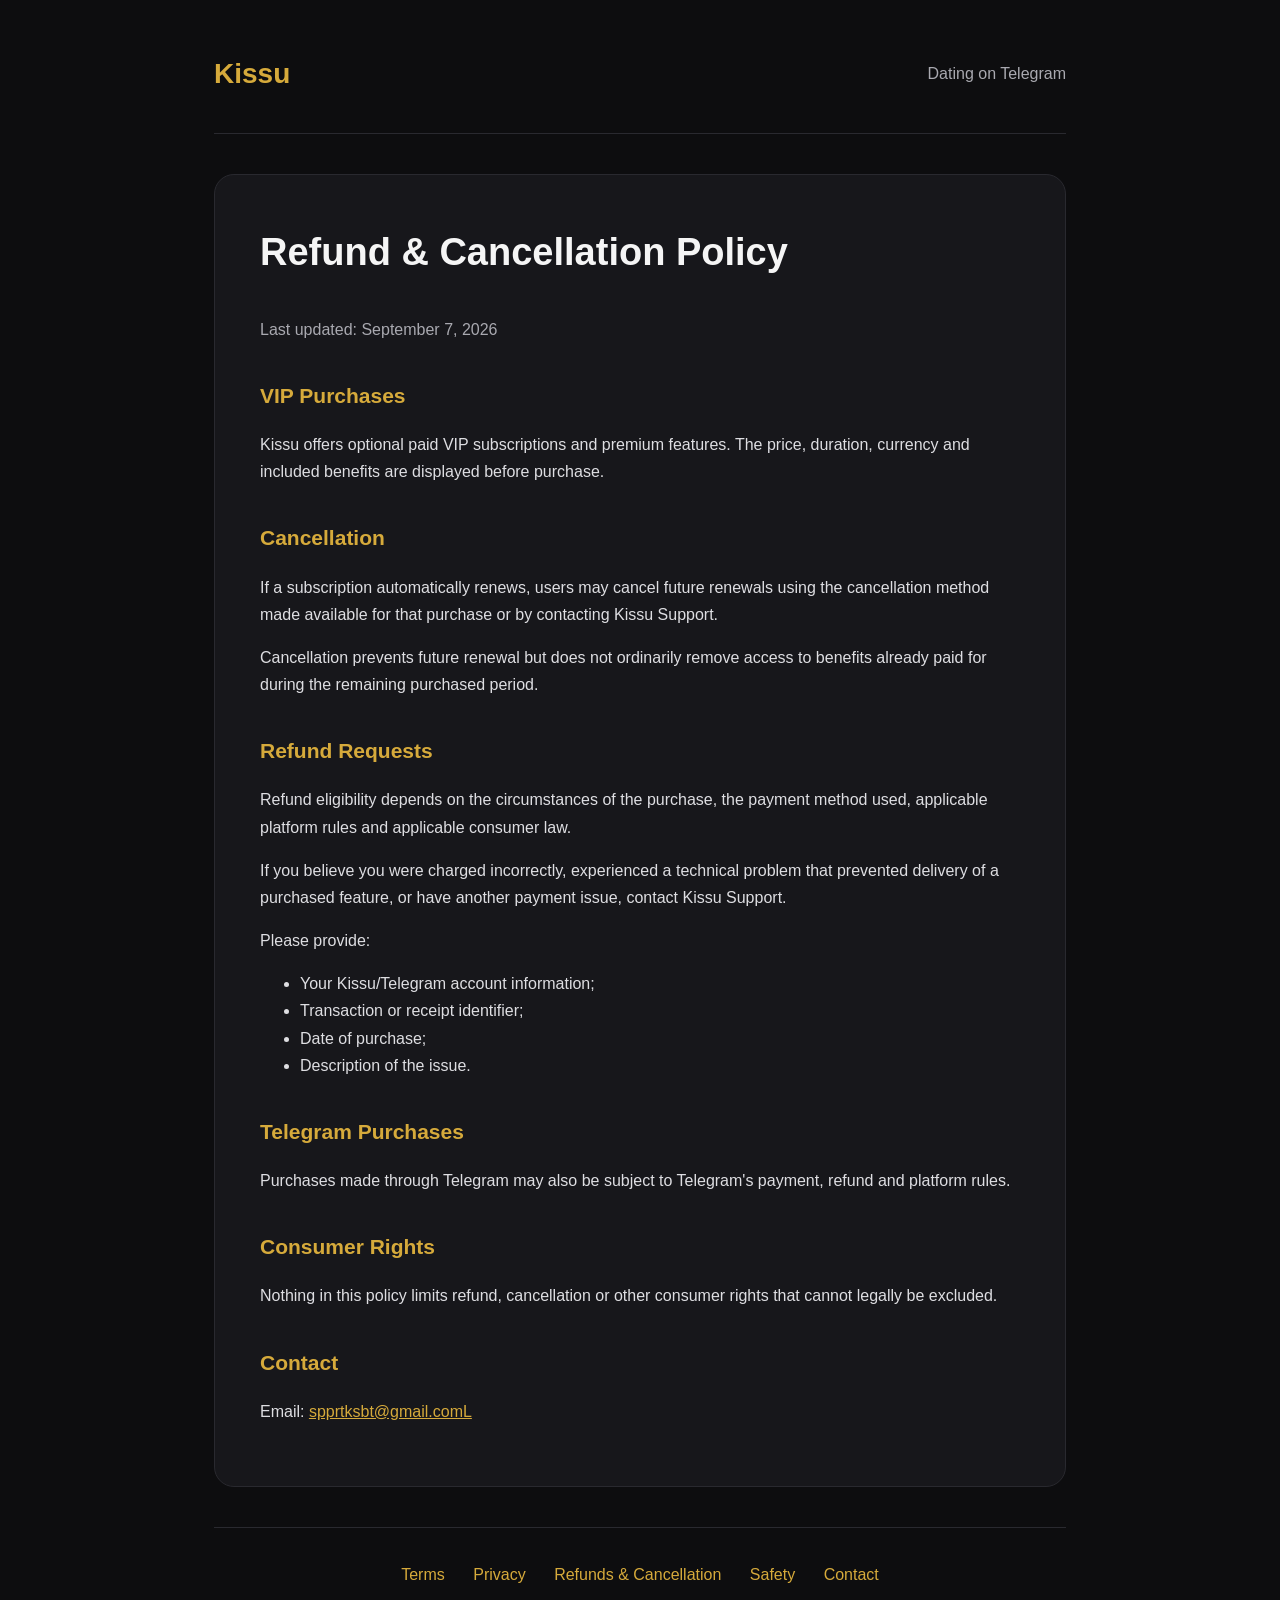
<file: refund.html>
<!DOCTYPE html>
<html lang="en">
<head>
<meta charset="UTF-8">
<meta name="viewport" content="width=device-width, initial-scale=1.0">
<title>Refund & Cancellation Policy | Kissu</title>
<link rel="stylesheet" href="/legal.css">
</head>

<body>
<main class="legal-page">

<header class="legal-header">
<a href="/" class="brand">Kissu</a>
<span>Dating on Telegram</span>
</header>

<article>

<h1>Refund & Cancellation Policy</h1>
<p class="updated">Last updated: September 7, 2026</p>

<h2>VIP Purchases</h2>

<p>
Kissu offers optional paid VIP subscriptions and premium features.
The price, duration, currency and included benefits are displayed
before purchase.
</p>

<h2>Cancellation</h2>

<p>
If a subscription automatically renews, users may cancel future
renewals using the cancellation method made available for that
purchase or by contacting Kissu Support.
</p>

<p>
Cancellation prevents future renewal but does not ordinarily remove
access to benefits already paid for during the remaining purchased
period.
</p>

<h2>Refund Requests</h2>

<p>
Refund eligibility depends on the circumstances of the purchase,
the payment method used, applicable platform rules and applicable
consumer law.
</p>

<p>
If you believe you were charged incorrectly, experienced a technical
problem that prevented delivery of a purchased feature, or have
another payment issue, contact Kissu Support.
</p>

<p>Please provide:</p>

<ul>
<li>Your Kissu/Telegram account information;</li>
<li>Transaction or receipt identifier;</li>
<li>Date of purchase;</li>
<li>Description of the issue.</li>
</ul>

<h2>Telegram Purchases</h2>

<p>
Purchases made through Telegram may also be subject to Telegram's
payment, refund and platform rules.
</p>

<h2>Consumer Rights</h2>

<p>
Nothing in this policy limits refund, cancellation or other consumer
rights that cannot legally be excluded.
</p>

<h2>Contact</h2>

<p>
Email:
<a href="mailto:spprtksbt@gmail.com">spprtksbt@gmail.comL</a>
</p>

</article>

<footer class="legal-footer">
<a href="/terms.html">Terms</a>
<a href="/privacy.html">Privacy</a>
<a href="/refund-policy.html">Refunds & Cancellation</a>
<a href="/safety.html">Safety</a>
<a href="/contact.html">Contact</a>
</footer>

</main>
</body>
</html>
</file>
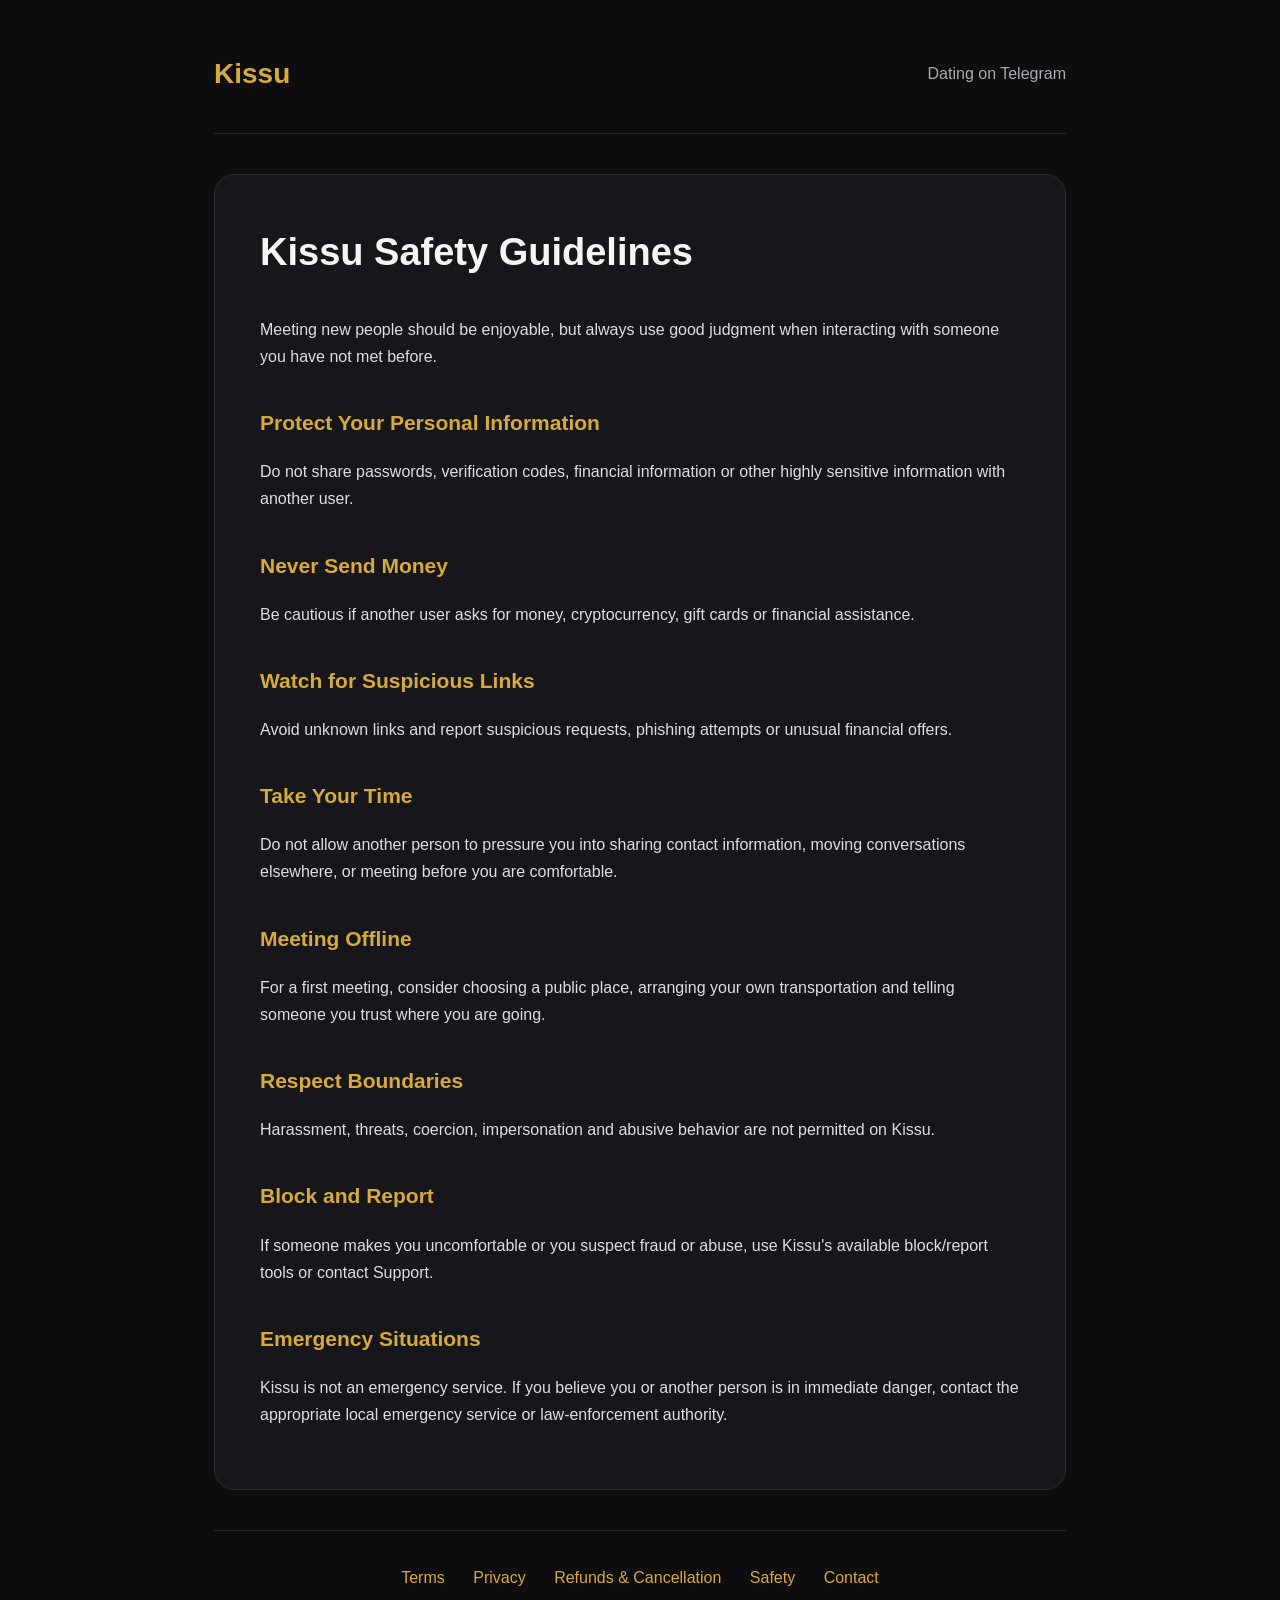
<file: safety.html>
<!DOCTYPE html>
<html lang="en">
<head>
<meta charset="UTF-8">
<meta name="viewport" content="width=device-width, initial-scale=1.0">
<title>Dating Safety | Kissu</title>
<link rel="stylesheet" href="/legal.css">
</head>

<body>
<main class="legal-page">

<header class="legal-header">
<a href="/" class="brand">Kissu</a>
<span>Dating on Telegram</span>
</header>

<article>

<h1>Kissu Safety Guidelines</h1>

<p>
Meeting new people should be enjoyable, but always use good judgment
when interacting with someone you have not met before.
</p>

<h2>Protect Your Personal Information</h2>

<p>
Do not share passwords, verification codes, financial information or
other highly sensitive information with another user.
</p>

<h2>Never Send Money</h2>

<p>
Be cautious if another user asks for money, cryptocurrency, gift
cards or financial assistance.
</p>

<h2>Watch for Suspicious Links</h2>

<p>
Avoid unknown links and report suspicious requests, phishing attempts
or unusual financial offers.
</p>

<h2>Take Your Time</h2>

<p>
Do not allow another person to pressure you into sharing contact
information, moving conversations elsewhere, or meeting before you
are comfortable.
</p>

<h2>Meeting Offline</h2>

<p>
For a first meeting, consider choosing a public place, arranging your
own transportation and telling someone you trust where you are going.
</p>

<h2>Respect Boundaries</h2>

<p>
Harassment, threats, coercion, impersonation and abusive behavior are
not permitted on Kissu.
</p>

<h2>Block and Report</h2>

<p>
If someone makes you uncomfortable or you suspect fraud or abuse,
use Kissu's available block/report tools or contact Support.
</p>

<h2>Emergency Situations</h2>

<p>
Kissu is not an emergency service. If you believe you or another
person is in immediate danger, contact the appropriate local
emergency service or law-enforcement authority.
</p>

</article>

<footer class="legal-footer">
<a href="/terms.html">Terms</a>
<a href="/privacy.html">Privacy</a>
<a href="/refund-policy.html">Refunds & Cancellation</a>
<a href="/safety.html">Safety</a>
<a href="/contact.html">Contact</a>
</footer>

</main>
</body>
</html>
</file>
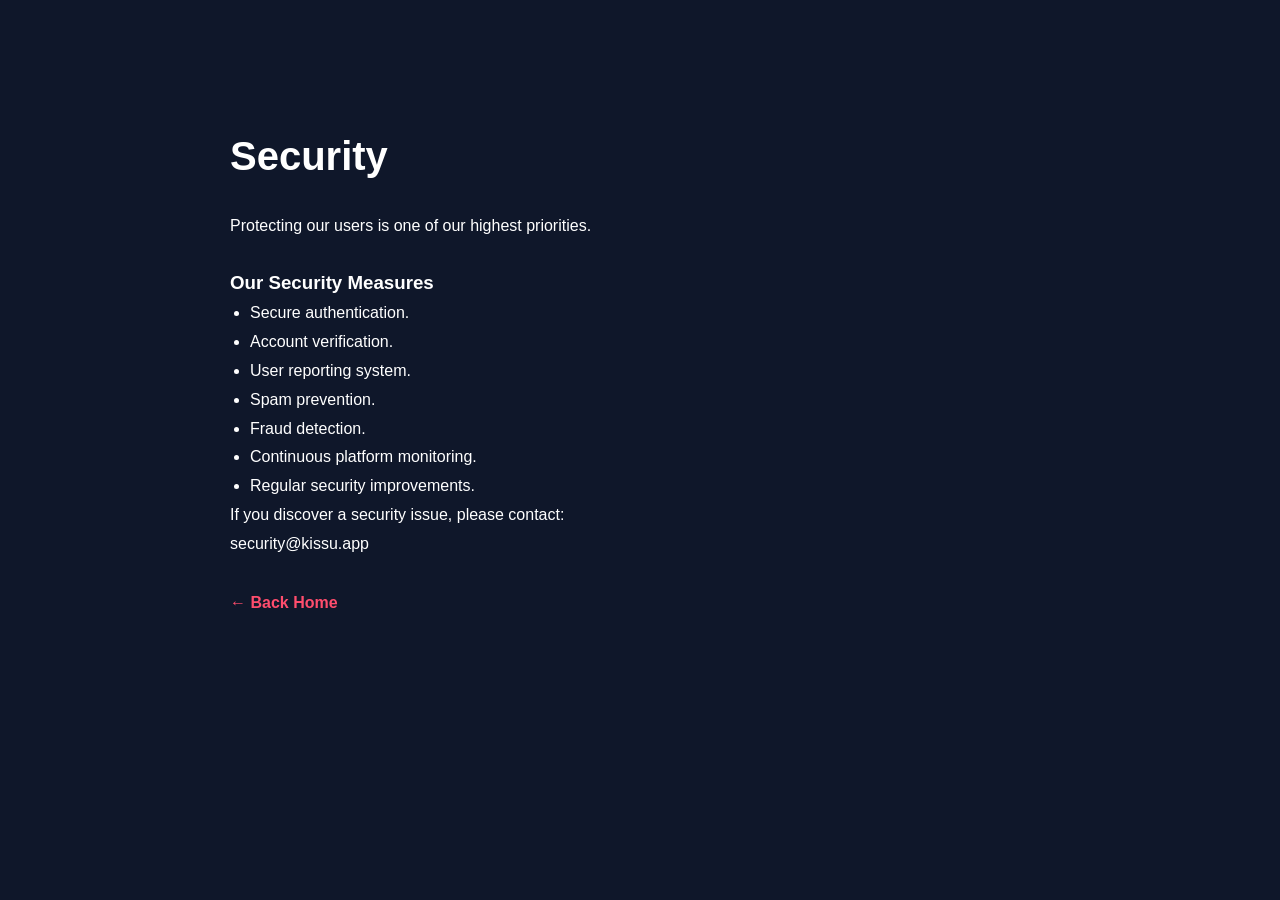
<file: security.html>
<!DOCTYPE html>
<html lang="en">
<head>
<meta charset="UTF-8">
<meta name="viewport" content="width=device-width, initial-scale=1.0">
<title>Security</title>
<link rel="stylesheet" href="style.css">
</head>

<body>

<section class="legal">

<h1>Security</h1>

<p>

Protecting our users is one of our highest priorities.

</p>

<h3>Our Security Measures</h3>

<ul>

<li>Secure authentication.</li>

<li>Account verification.</li>

<li>User reporting system.</li>

<li>Spam prevention.</li>

<li>Fraud detection.</li>

<li>Continuous platform monitoring.</li>

<li>Regular security improvements.</li>

</ul>

<p>

If you discover a security issue, please contact:

</p>

<p>

security@kissu.app

</p>

<a href="index.html">← Back Home</a>

</section>

</body>
</html>
</file>
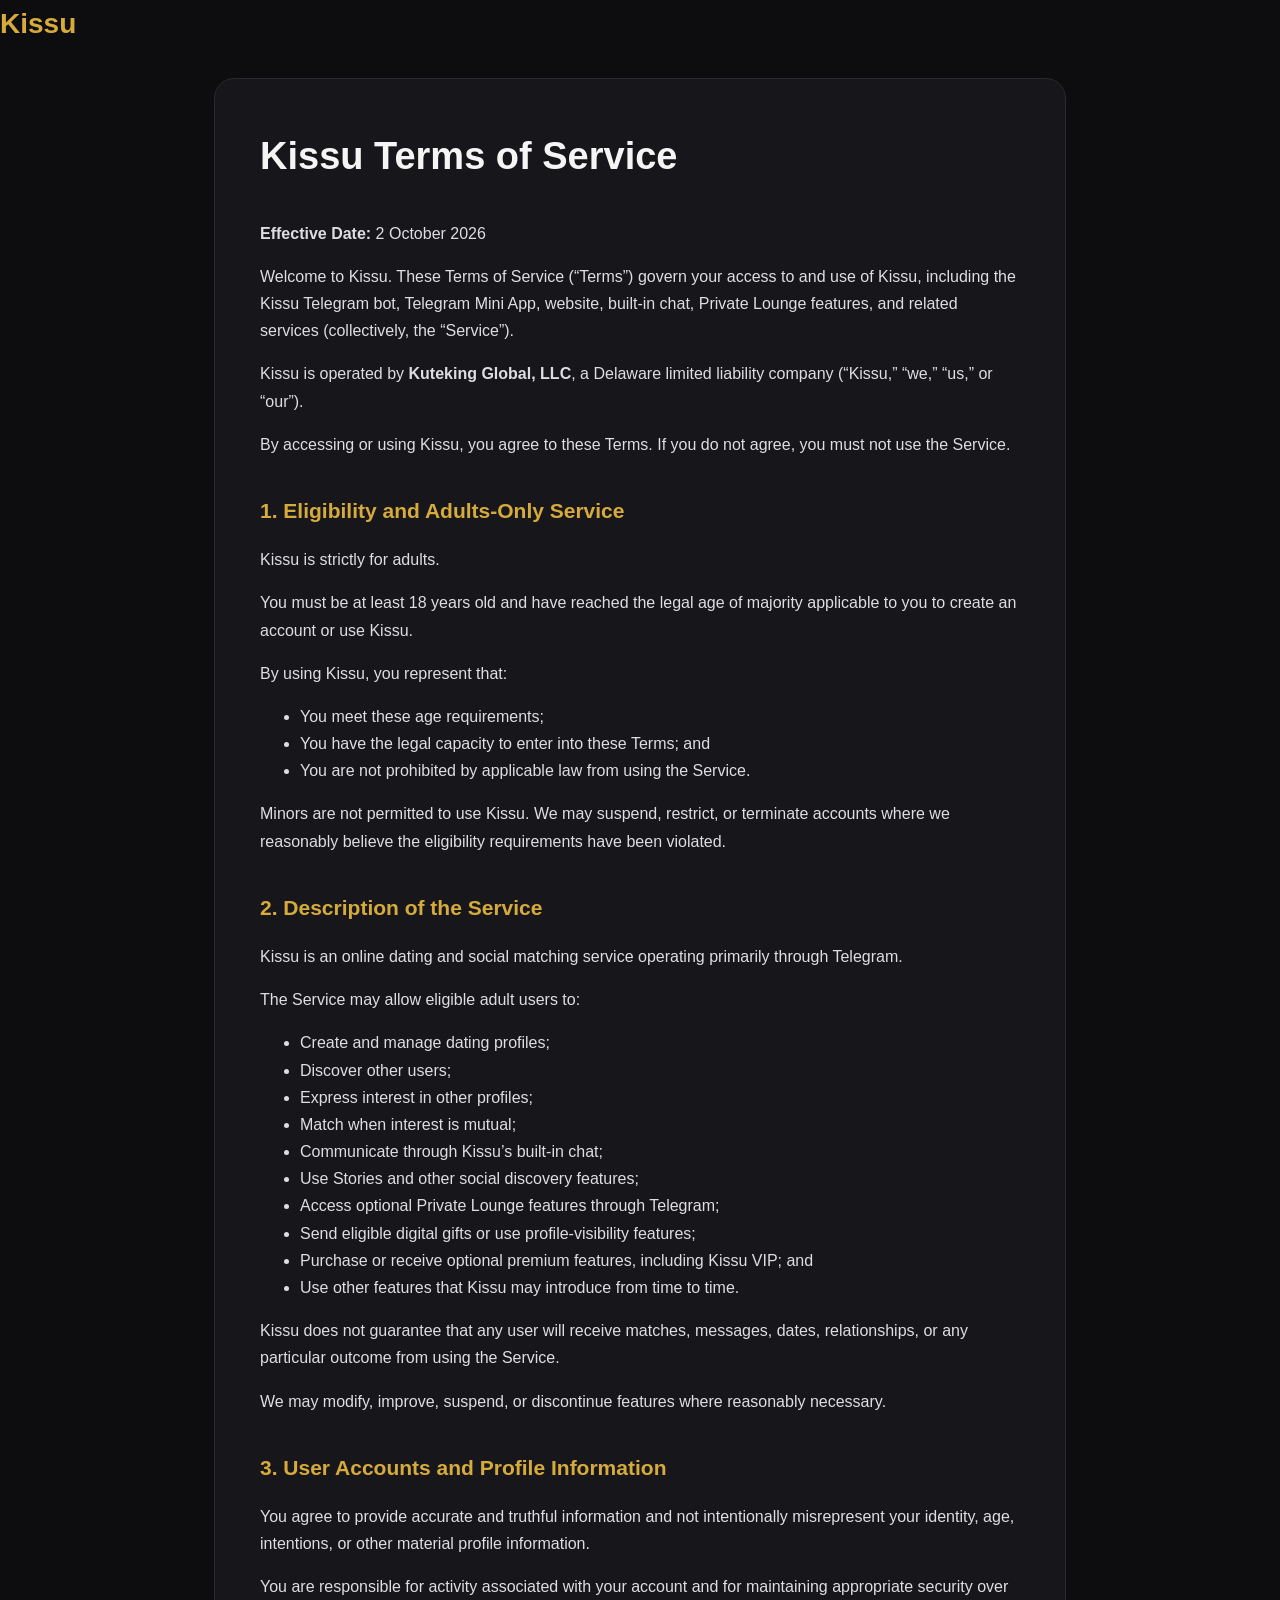
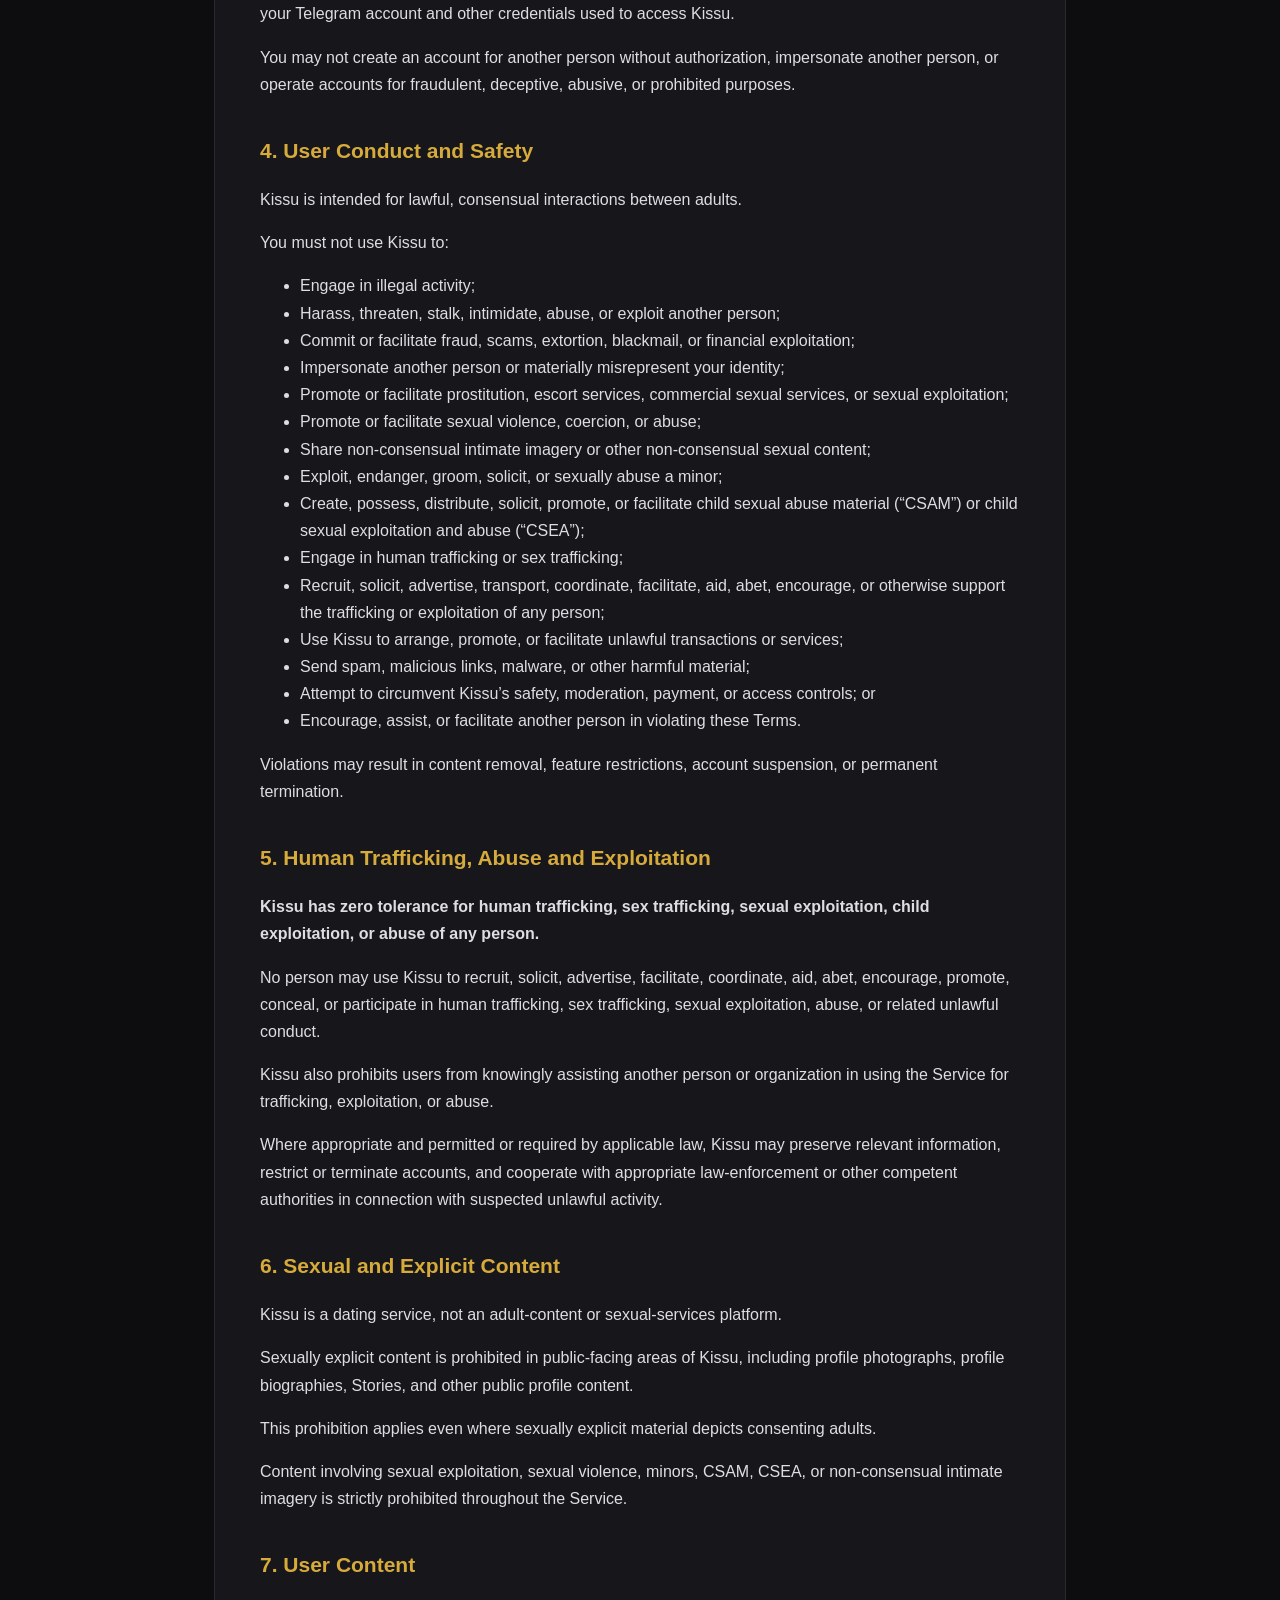
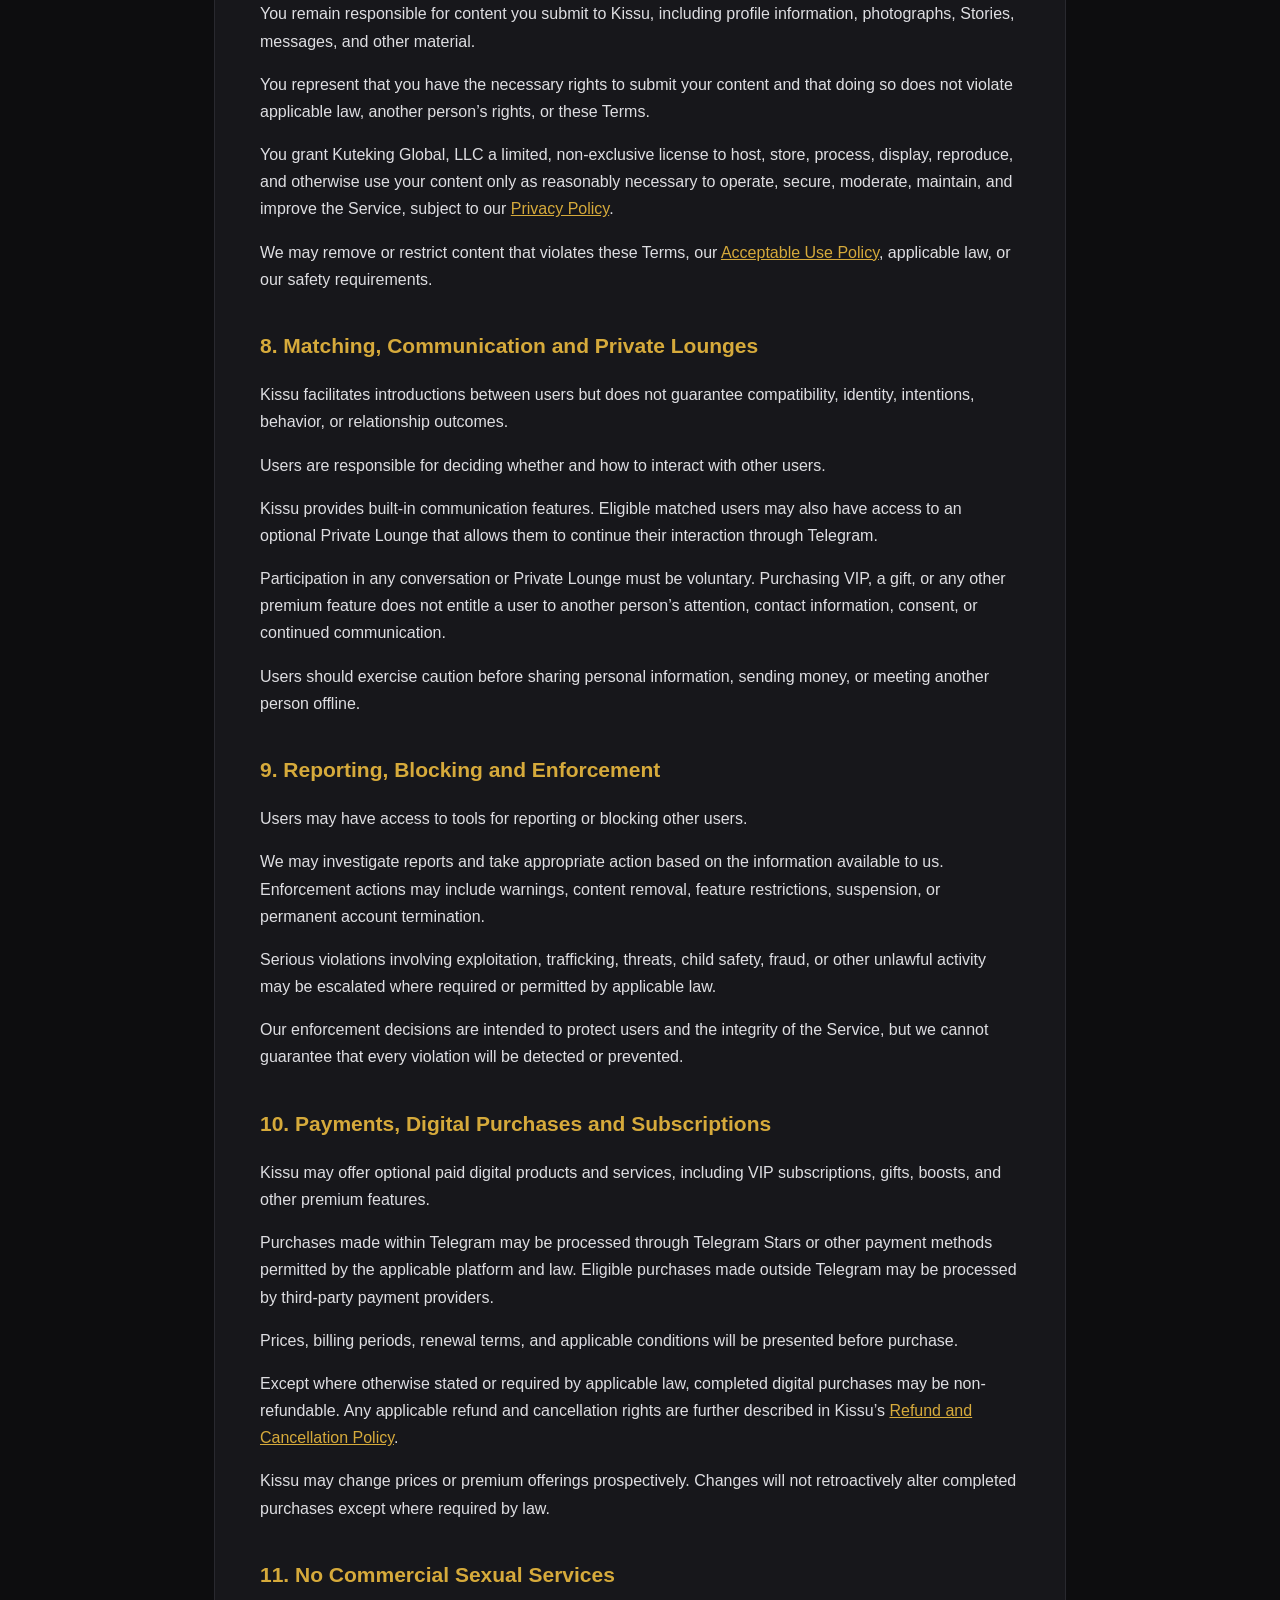
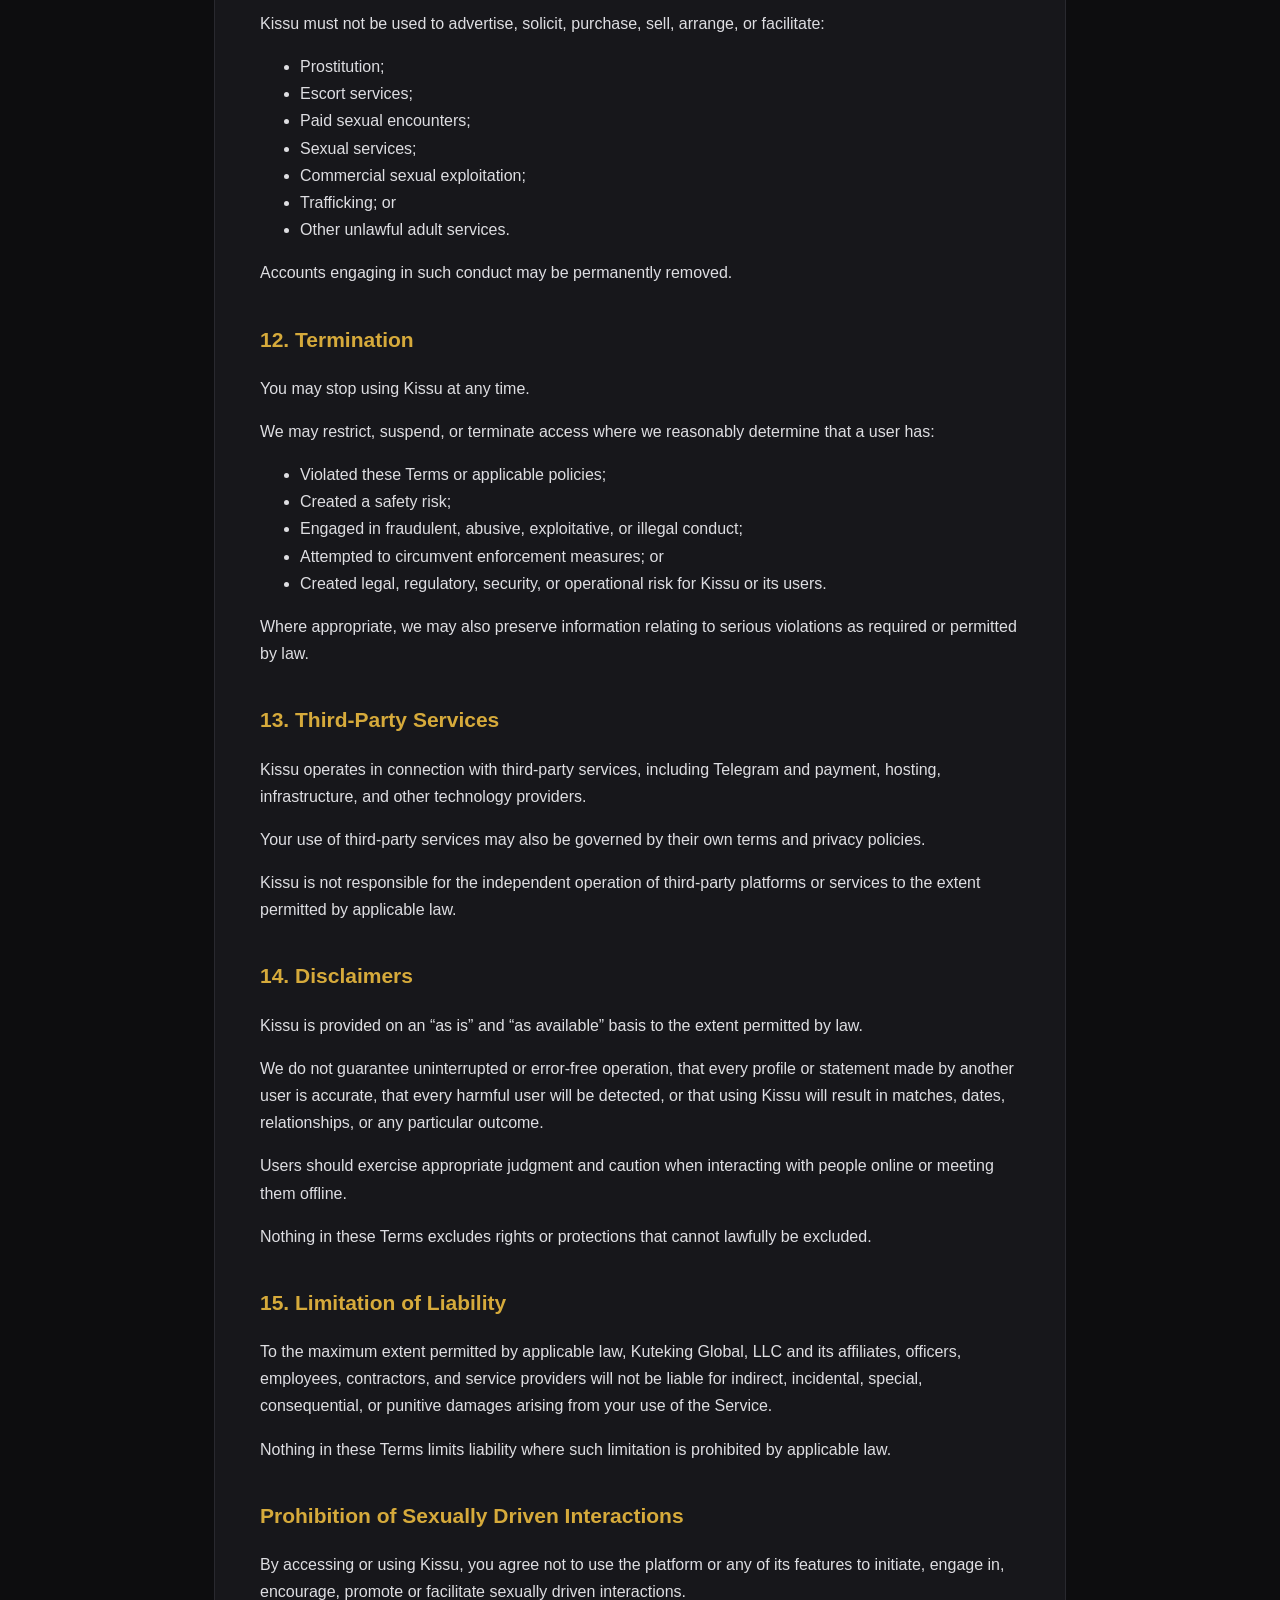
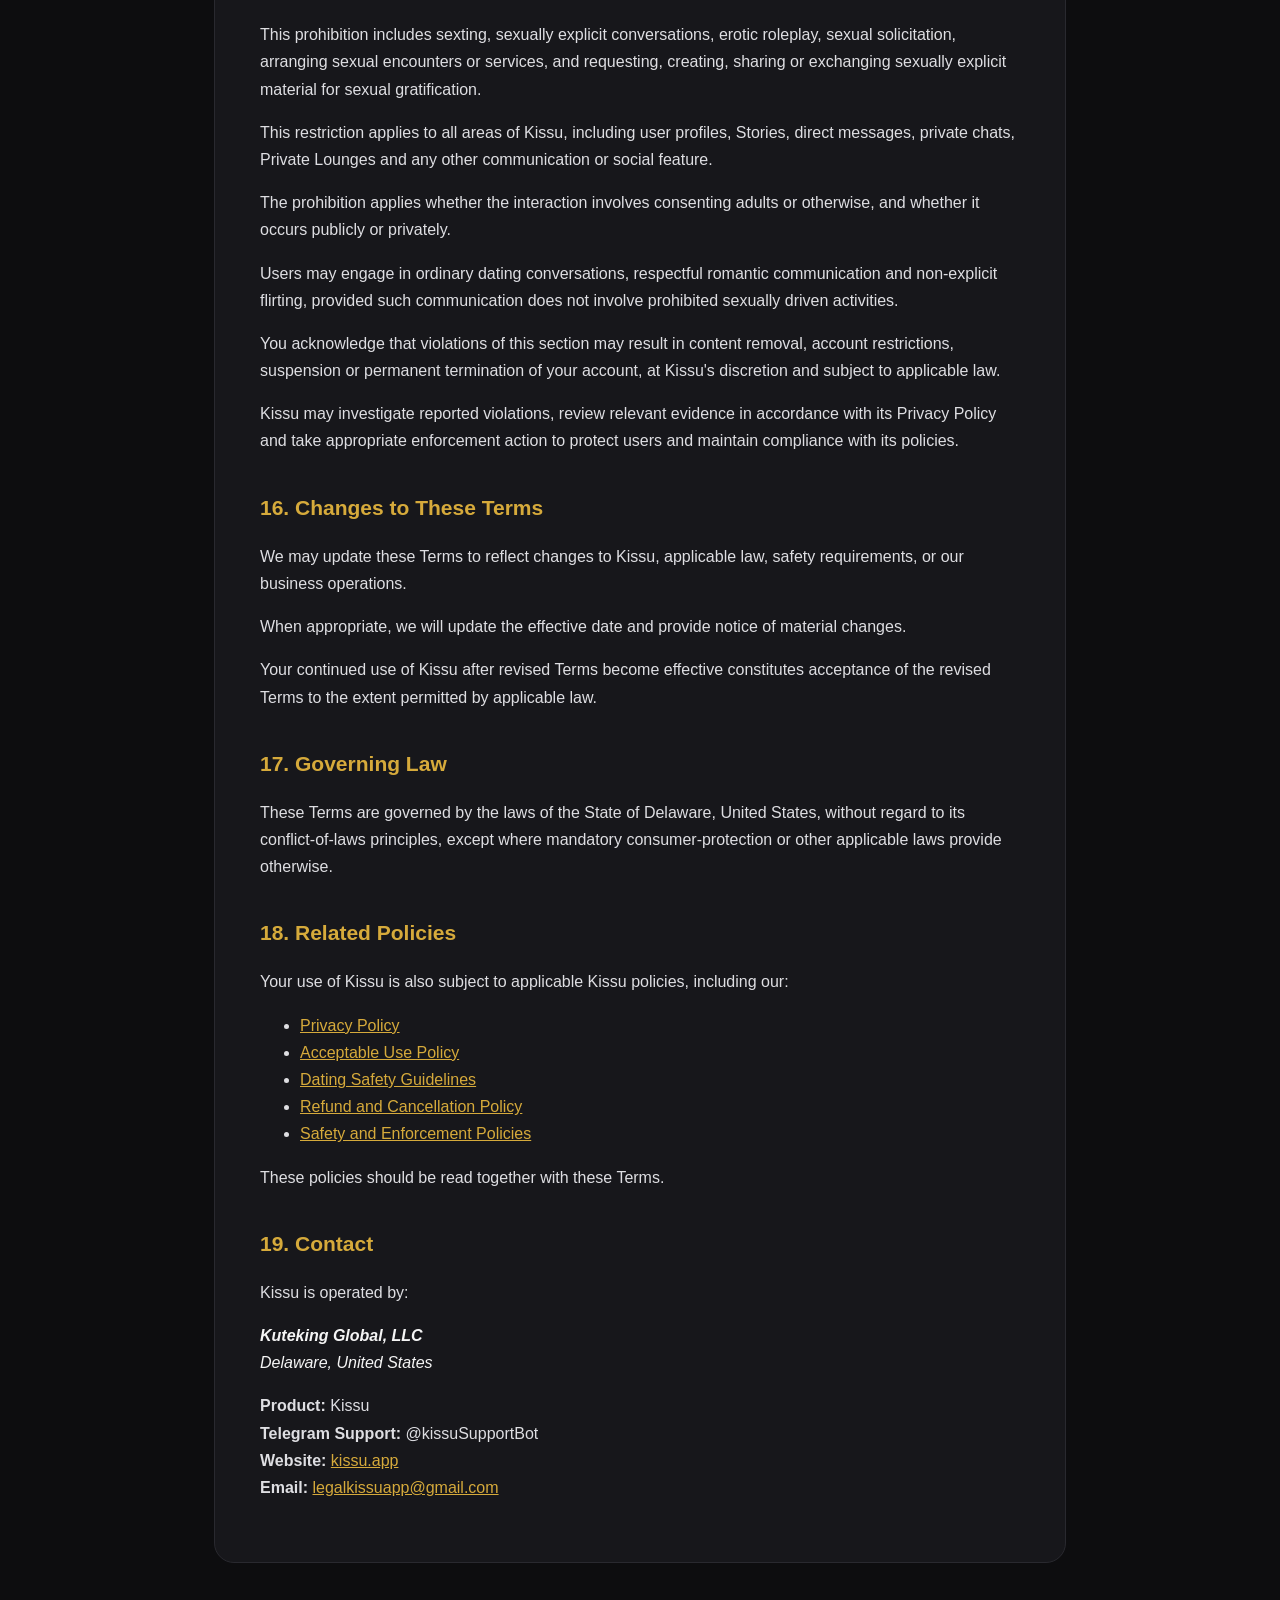
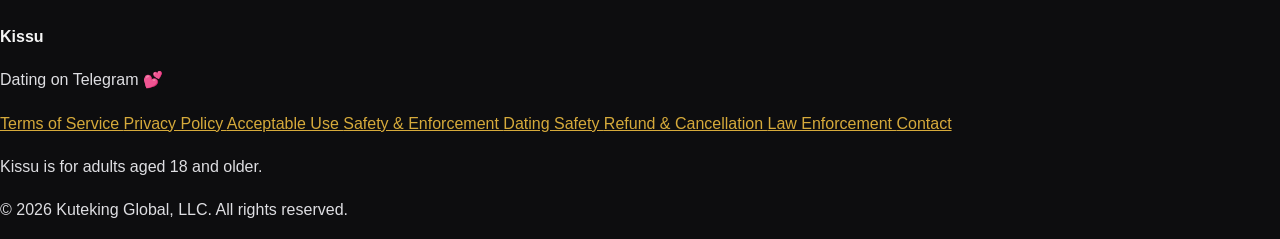
<file: terms.html>
<!DOCTYPE html>
<html lang="en">
<head>
  <meta charset="UTF-8">
  <meta name="viewport" content="width=device-width, initial-scale=1.0">

  <title>Terms of Service | Kissu</title>

  <meta
    name="description"
    content="Kissu Terms of Service governing access to and use of Kissu, including dating, matching, chat, Stories, Private Lounge and premium services."
  >

  <meta name="robots" content="index, follow">

  <link rel="stylesheet" href="/legal.css">
</head>

<body>

<header class="site-header">
  <div class="container">
    <a href="/" class="brand">Kissu</a>
  </div>
</header>

<main class="legal-page">
  <article class="container">

    <h1>Kissu Terms of Service</h1>

    <p>
      <strong>Effective Date:</strong> 2 October 2026
    </p>

    <p>
      Welcome to Kissu. These Terms of Service (“Terms”) govern your access
      to and use of Kissu, including the Kissu Telegram bot, Telegram Mini App,
      website, built-in chat, Private Lounge features, and related services
      (collectively, the “Service”).
    </p>

    <p>
      Kissu is operated by <strong>Kuteking Global, LLC</strong>, a Delaware
      limited liability company (“Kissu,” “we,” “us,” or “our”).
    </p>

    <p>
      By accessing or using Kissu, you agree to these Terms. If you do not
      agree, you must not use the Service.
    </p>


    <h2>1. Eligibility and Adults-Only Service</h2>

    <p>Kissu is strictly for adults.</p>

    <p>
      You must be at least 18 years old and have reached the legal age of
      majority applicable to you to create an account or use Kissu.
    </p>

    <p>By using Kissu, you represent that:</p>

    <ul>
      <li>You meet these age requirements;</li>
      <li>You have the legal capacity to enter into these Terms; and</li>
      <li>You are not prohibited by applicable law from using the Service.</li>
    </ul>

    <p>
      Minors are not permitted to use Kissu. We may suspend, restrict, or
      terminate accounts where we reasonably believe the eligibility
      requirements have been violated.
    </p>


    <h2>2. Description of the Service</h2>

    <p>
      Kissu is an online dating and social matching service operating
      primarily through Telegram.
    </p>

    <p>The Service may allow eligible adult users to:</p>

    <ul>
      <li>Create and manage dating profiles;</li>
      <li>Discover other users;</li>
      <li>Express interest in other profiles;</li>
      <li>Match when interest is mutual;</li>
      <li>Communicate through Kissu’s built-in chat;</li>
      <li>Use Stories and other social discovery features;</li>
      <li>Access optional Private Lounge features through Telegram;</li>
      <li>Send eligible digital gifts or use profile-visibility features;</li>
      <li>
        Purchase or receive optional premium features, including Kissu VIP; and
      </li>
      <li>
        Use other features that Kissu may introduce from time to time.
      </li>
    </ul>

    <p>
      Kissu does not guarantee that any user will receive matches, messages,
      dates, relationships, or any particular outcome from using the Service.
    </p>

    <p>
      We may modify, improve, suspend, or discontinue features where reasonably
      necessary.
    </p>


    <h2>3. User Accounts and Profile Information</h2>

    <p>
      You agree to provide accurate and truthful information and not
      intentionally misrepresent your identity, age, intentions, or other
      material profile information.
    </p>

    <p>
      You are responsible for activity associated with your account and for
      maintaining appropriate security over your Telegram account and other
      credentials used to access Kissu.
    </p>

    <p>
      You may not create an account for another person without authorization,
      impersonate another person, or operate accounts for fraudulent,
      deceptive, abusive, or prohibited purposes.
    </p>


    <h2>4. User Conduct and Safety</h2>

    <p>
      Kissu is intended for lawful, consensual interactions between adults.
    </p>

    <p>You must not use Kissu to:</p>

    <ul>
      <li>Engage in illegal activity;</li>

      <li>
        Harass, threaten, stalk, intimidate, abuse, or exploit another person;
      </li>

      <li>
        Commit or facilitate fraud, scams, extortion, blackmail, or financial
        exploitation;
      </li>

      <li>
        Impersonate another person or materially misrepresent your identity;
      </li>

      <li>
        Promote or facilitate prostitution, escort services, commercial sexual
        services, or sexual exploitation;
      </li>

      <li>
        Promote or facilitate sexual violence, coercion, or abuse;
      </li>

      <li>
        Share non-consensual intimate imagery or other non-consensual sexual
        content;
      </li>

      <li>
        Exploit, endanger, groom, solicit, or sexually abuse a minor;
      </li>

      <li>
        Create, possess, distribute, solicit, promote, or facilitate child
        sexual abuse material (“CSAM”) or child sexual exploitation and abuse
        (“CSEA”);
      </li>

      <li>Engage in human trafficking or sex trafficking;</li>

      <li>
        Recruit, solicit, advertise, transport, coordinate, facilitate, aid,
        abet, encourage, or otherwise support the trafficking or exploitation
        of any person;
      </li>

      <li>
        Use Kissu to arrange, promote, or facilitate unlawful transactions or
        services;
      </li>

      <li>
        Send spam, malicious links, malware, or other harmful material;
      </li>

      <li>
        Attempt to circumvent Kissu’s safety, moderation, payment, or access
        controls; or
      </li>

      <li>
        Encourage, assist, or facilitate another person in violating these
        Terms.
      </li>
    </ul>

    <p>
      Violations may result in content removal, feature restrictions, account
      suspension, or permanent termination.
    </p>


    <h2>5. Human Trafficking, Abuse and Exploitation</h2>

    <p>
      <strong>
        Kissu has zero tolerance for human trafficking, sex trafficking,
        sexual exploitation, child exploitation, or abuse of any person.
      </strong>
    </p>

    <p>
      No person may use Kissu to recruit, solicit, advertise, facilitate,
      coordinate, aid, abet, encourage, promote, conceal, or participate in
      human trafficking, sex trafficking, sexual exploitation, abuse, or
      related unlawful conduct.
    </p>

    <p>
      Kissu also prohibits users from knowingly assisting another person or
      organization in using the Service for trafficking, exploitation, or
      abuse.
    </p>

    <p>
      Where appropriate and permitted or required by applicable law, Kissu may
      preserve relevant information, restrict or terminate accounts, and
      cooperate with appropriate law-enforcement or other competent authorities
      in connection with suspected unlawful activity.
    </p>


    <h2>6. Sexual and Explicit Content</h2>

    <p>
      Kissu is a dating service, not an adult-content or sexual-services
      platform.
    </p>

    <p>
      Sexually explicit content is prohibited in public-facing areas of Kissu,
      including profile photographs, profile biographies, Stories, and other
      public profile content.
    </p>

    <p>
      This prohibition applies even where sexually explicit material depicts
      consenting adults.
    </p>

    <p>
      Content involving sexual exploitation, sexual violence, minors, CSAM,
      CSEA, or non-consensual intimate imagery is strictly prohibited
      throughout the Service.
    </p>


    <h2>7. User Content</h2>

    <p>
      You remain responsible for content you submit to Kissu, including profile
      information, photographs, Stories, messages, and other material.
    </p>

    <p>
      You represent that you have the necessary rights to submit your content
      and that doing so does not violate applicable law, another person’s
      rights, or these Terms.
    </p>

    <p>
      You grant Kuteking Global, LLC a limited, non-exclusive license to host,
      store, process, display, reproduce, and otherwise use your content only
      as reasonably necessary to operate, secure, moderate, maintain, and
      improve the Service, subject to our
      <a href="/privacy.html">Privacy Policy</a>.
    </p>

    <p>
      We may remove or restrict content that violates these Terms, our
      <a href="/acceptable-use.html">Acceptable Use Policy</a>, applicable law,
      or our safety requirements.
    </p>


    <h2>8. Matching, Communication and Private Lounges</h2>

    <p>
      Kissu facilitates introductions between users but does not guarantee
      compatibility, identity, intentions, behavior, or relationship outcomes.
    </p>

    <p>
      Users are responsible for deciding whether and how to interact with other
      users.
    </p>

    <p>
      Kissu provides built-in communication features. Eligible matched users
      may also have access to an optional Private Lounge that allows them to
      continue their interaction through Telegram.
    </p>

    <p>
      Participation in any conversation or Private Lounge must be voluntary.
      Purchasing VIP, a gift, or any other premium feature does not entitle a
      user to another person’s attention, contact information, consent, or
      continued communication.
    </p>

    <p>
      Users should exercise caution before sharing personal information,
      sending money, or meeting another person offline.
    </p>


    <h2>9. Reporting, Blocking and Enforcement</h2>

    <p>
      Users may have access to tools for reporting or blocking other users.
    </p>

    <p>
      We may investigate reports and take appropriate action based on the
      information available to us. Enforcement actions may include warnings,
      content removal, feature restrictions, suspension, or permanent account
      termination.
    </p>

    <p>
      Serious violations involving exploitation, trafficking, threats, child
      safety, fraud, or other unlawful activity may be escalated where required
      or permitted by applicable law.
    </p>

    <p>
      Our enforcement decisions are intended to protect users and the integrity
      of the Service, but we cannot guarantee that every violation will be
      detected or prevented.
    </p>


    <h2>10. Payments, Digital Purchases and Subscriptions</h2>

    <p>
      Kissu may offer optional paid digital products and services, including
      VIP subscriptions, gifts, boosts, and other premium features.
    </p>

    <p>
      Purchases made within Telegram may be processed through Telegram Stars
      or other payment methods permitted by the applicable platform and law.
      Eligible purchases made outside Telegram may be processed by third-party
      payment providers.
    </p>

    <p>
      Prices, billing periods, renewal terms, and applicable conditions will be
      presented before purchase.
    </p>

    <p>
      Except where otherwise stated or required by applicable law, completed
      digital purchases may be non-refundable. Any applicable refund and
      cancellation rights are further described in Kissu’s
      <a href="/refund-policy.html">Refund and Cancellation Policy</a>.
    </p>

    <p>
      Kissu may change prices or premium offerings prospectively. Changes will
      not retroactively alter completed purchases except where required by law.
    </p>


    <h2>11. No Commercial Sexual Services</h2>

    <p>
      Kissu must not be used to advertise, solicit, purchase, sell, arrange, or
      facilitate:
    </p>

    <ul>
      <li>Prostitution;</li>
      <li>Escort services;</li>
      <li>Paid sexual encounters;</li>
      <li>Sexual services;</li>
      <li>Commercial sexual exploitation;</li>
      <li>Trafficking; or</li>
      <li>Other unlawful adult services.</li>
    </ul>

    <p>
      Accounts engaging in such conduct may be permanently removed.
    </p>


    <h2>12. Termination</h2>

    <p>You may stop using Kissu at any time.</p>

    <p>
      We may restrict, suspend, or terminate access where we reasonably
      determine that a user has:
    </p>

    <ul>
      <li>Violated these Terms or applicable policies;</li>
      <li>Created a safety risk;</li>

      <li>
        Engaged in fraudulent, abusive, exploitative, or illegal conduct;
      </li>

      <li>Attempted to circumvent enforcement measures; or</li>

      <li>
        Created legal, regulatory, security, or operational risk for Kissu or
        its users.
      </li>
    </ul>

    <p>
      Where appropriate, we may also preserve information relating to serious
      violations as required or permitted by law.
    </p>


    <h2>13. Third-Party Services</h2>

    <p>
      Kissu operates in connection with third-party services, including
      Telegram and payment, hosting, infrastructure, and other technology
      providers.
    </p>

    <p>
      Your use of third-party services may also be governed by their own terms
      and privacy policies.
    </p>

    <p>
      Kissu is not responsible for the independent operation of third-party
      platforms or services to the extent permitted by applicable law.
    </p>


    <h2>14. Disclaimers</h2>

    <p>
      Kissu is provided on an “as is” and “as available” basis to the extent
      permitted by law.
    </p>

    <p>
      We do not guarantee uninterrupted or error-free operation, that every
      profile or statement made by another user is accurate, that every harmful
      user will be detected, or that using Kissu will result in matches, dates,
      relationships, or any particular outcome.
    </p>

    <p>
      Users should exercise appropriate judgment and caution when interacting
      with people online or meeting them offline.
    </p>

    <p>
      Nothing in these Terms excludes rights or protections that cannot
      lawfully be excluded.
    </p>


    <h2>15. Limitation of Liability</h2>

    <p>
      To the maximum extent permitted by applicable law, Kuteking Global, LLC
      and its affiliates, officers, employees, contractors, and service
      providers will not be liable for indirect, incidental, special,
      consequential, or punitive damages arising from your use of the Service.
    </p>

    <p>
      Nothing in these Terms limits liability where such limitation is
      prohibited by applicable law.
    </p>
    <section id="prohibition-of-sexually-driven-interactions">
  <h2>Prohibition of Sexually Driven Interactions</h2>

  <p>
    By accessing or using Kissu, you agree not to use the platform or any
    of its features to initiate, engage in, encourage, promote or
    facilitate sexually driven interactions.
  </p>

  <p>
    This prohibition includes sexting, sexually explicit conversations,
    erotic roleplay, sexual solicitation, arranging sexual encounters
    or services, and requesting, creating, sharing or exchanging
    sexually explicit material for sexual gratification.
  </p>

  <p>
    This restriction applies to all areas of Kissu, including user
    profiles, Stories, direct messages, private chats, Private Lounges
    and any other communication or social feature.
  </p>

  <p>
    The prohibition applies whether the interaction involves consenting
    adults or otherwise, and whether it occurs publicly or privately.
  </p>

  <p>
    Users may engage in ordinary dating conversations, respectful
    romantic communication and non-explicit flirting, provided such
    communication does not involve prohibited sexually driven activities.
  </p>

  <p>
    You acknowledge that violations of this section may result in
    content removal, account restrictions, suspension or permanent
    termination of your account, at Kissu's discretion and subject
    to applicable law.
  </p>

  <p>
    Kissu may investigate reported violations, review relevant evidence
    in accordance with its Privacy Policy and take appropriate
    enforcement action to protect users and maintain compliance with
    its policies.
  </p>
</section>


    <h2>16. Changes to These Terms</h2>

    <p>
      We may update these Terms to reflect changes to Kissu, applicable law,
      safety requirements, or our business operations.
    </p>

    <p>
      When appropriate, we will update the effective date and provide notice
      of material changes.
    </p>

    <p>
      Your continued use of Kissu after revised Terms become effective
      constitutes acceptance of the revised Terms to the extent permitted by
      applicable law.
    </p>


    <h2>17. Governing Law</h2>

    <p>
      These Terms are governed by the laws of the State of Delaware, United
      States, without regard to its conflict-of-laws principles, except where
      mandatory consumer-protection or other applicable laws provide otherwise.
    </p>


    <h2>18. Related Policies</h2>

    <p>
      Your use of Kissu is also subject to applicable Kissu policies,
      including our:
    </p>

    <ul>
      <li>
        <a href="/privacy.html">Privacy Policy</a>
      </li>

      <li>
        <a href="/acceptable-use.html">Acceptable Use Policy</a>
      </li>

      <li>
        <a href="/safety.html">Dating Safety Guidelines</a>
      </li>

      <li>
        <a href="/refund-policy.html">Refund and Cancellation Policy</a>
      </li>

      <li>
        <a href="/enforcement.html">Safety and Enforcement Policies</a>
      </li>
    </ul>

    <p>
      These policies should be read together with these Terms.
    </p>


    <h2>19. Contact</h2>

    <p>Kissu is operated by:</p>

    <address>
      <strong>Kuteking Global, LLC</strong><br>
      Delaware, United States
    </address>

    <p>
      <strong>Product:</strong> Kissu<br>

      <strong>Telegram Support:</strong>
      @kissuSupportBot<br>

      <strong>Website:</strong>
      <a href="https://kissu.app">kissu.app</a><br>

      <strong>Email:</strong>
      <a href="mailto:legalkissuapp@gmail.com">
        legalkissuapp@gmail.com
      </a>
    </p>

  </article>
</main>


<footer class="site-footer">
  <div class="container">

    <div class="footer-brand">
      <strong>Kissu</strong>
      <p>Dating on Telegram 💕</p>
    </div>

    <nav class="footer-links" aria-label="Legal links">

      <a href="/terms.html">
        Terms of Service
      </a>

      <a href="/privacy.html">
        Privacy Policy
      </a>

      <a href="/acceptable-use.html">
        Acceptable Use
      </a>

      <a href="/enforcement.html">
        Safety &amp; Enforcement
      </a>

      <a href="/safety.html">
        Dating Safety
      </a>

      <a href="/refund-policy.html">
        Refund &amp; Cancellation
      </a>

      <a href="/law-enforcement.html">
        Law Enforcement
      </a>

      <a href="/contact.html">
        Contact
      </a>

    </nav>

    <p class="footer-age">
      Kissu is for adults aged 18 and older.
    </p>

    <p class="footer-copy">
      © 2026 Kuteking Global, LLC. All rights reserved.
    </p>

  </div>
</footer>

</body>
</html>
</file>
<file: style.css>
/* ===========================
   KISSU WEBSITE - STYLE.CSS
=========================== */

*{
    margin:0;
    padding:0;
    box-sizing:border-box;
}

html{
    scroll-behavior:smooth;
}

body{
    font-family:'Poppins',sans-serif;
    background:#0f172a;
    color:white;
    line-height:1.6;
}

/* Header */

header{
    width:100%;
    padding:20px 8%;
    display:flex;
    justify-content:space-between;
    align-items:center;
    position:fixed;
    top:0;
    left:0;
    background:rgba(15,23,42,.92);
    backdrop-filter:blur(12px);
    z-index:1000;
}

.logo h2{
    color:#ff4d6d;
    font-size:28px;
}

nav{
    display:flex;
    gap:30px;
}

nav a{
    color:white;
    text-decoration:none;
    transition:.3s;
}

nav a:hover{
    color:#ff4d6d;
}

.telegram-btn{
    background:#ff4d6d;
    color:white;
    text-decoration:none;
    padding:12px 24px;
    border-radius:30px;
    transition:.3s;
}

.telegram-btn:hover{
    transform:translateY(-2px);
}

/* Hero */

.hero{
    min-height:100vh;
    display:flex;
    justify-content:space-between;
    align-items:center;
    padding:120px 8%;
}

.hero-left{
    width:50%;
}

.hero-left h1{
    font-size:70px;
    line-height:1.1;
}

.hero-left p{
    margin:25px 0;
    color:#d6d6d6;
    max-width:500px;
}

.buttons{
    display:flex;
    gap:20px;
}

.primary{
    background:#ff4d6d;
    color:white;
    text-decoration:none;
    padding:15px 35px;
    border-radius:30px;
}

.secondary{
    border:2px solid #ff4d6d;
    color:white;
    text-decoration:none;
    padding:15px 35px;
    border-radius:30px;
}

.hero-right{
    display:flex;
    justify-content:center;
    align-items:center;
    width:50%;
}

.phone{
    width:260px;
    height:500px;
    border-radius:35px;
    background:linear-gradient(135deg,#ff4d6d,#ff8fab);
    display:flex;
    align-items:center;
    justify-content:center;
    font-size:100px;
    box-shadow:0 20px 60px rgba(255,77,109,.35);
}

/* Sections */

section{
    padding:90px 8%;
}

section h2{
    text-align:center;
    font-size:40px;
    margin-bottom:50px;
}

/* Feature Cards */

.cards{
    display:grid;
    grid-template-columns:repeat(auto-fit,minmax(260px,1fr));
    gap:25px;
}

.card{
    background:#1e293b;
    padding:30px;
    border-radius:18px;
    transition:.3s;
}

.card:hover{
    transform:translateY(-8px);
}

.card h3{
    margin-bottom:15px;
    color:#ff4d6d;
}

/* Pricing */

.pricing{
    display:grid;
    grid-template-columns:repeat(auto-fit,minmax(260px,1fr));
    gap:30px;
}

.price{
    background:#1e293b;
    padding:40px;
    text-align:center;
    border-radius:20px;
}

.price h1{
    margin:20px 0;
    font-size:48px;
}

.featured{
    border:3px solid #ff4d6d;
    transform:scale(1.05);
}

/* FAQ */

.faq{
    max-width:900px;
    margin:auto;
}

.faq h3{
    color:#ff4d6d;
    margin-top:25px;
}

/* Contact */

#contact{
    text-align:center;
}

/* Footer */

footer{
    padding:40px;
    text-align:center;
    background:#111827;
}

footer h2{
    color:#ff4d6d;
    margin-bottom:10px;
}

/* Responsive */

@media(max-width:900px){

header{
    flex-direction:column;
    gap:20px;
}

nav{
    flex-wrap:wrap;
    justify-content:center;
}

.hero{
    flex-direction:column;
    text-align:center;
}

.hero-left,
.hero-right{
    width:100%;
}

.hero-left h1{
    font-size:50px;
}

.buttons{
    justify-content:center;
    flex-wrap:wrap;
}

.phone{
    margin-top:50px;
    width:220px;
    height:430px;
}

section h2{
    font-size:32px;
}

.featured{
    transform:none;
}

}
/* Animation */

.hidden{
opacity:0;
transform:translateY(40px);
transition:all .8s ease;
}

.show{
opacity:1;
transform:translateY(0);
}

/* Ripple */

a{
position:relative;
overflow:hidden;
}

.ripple{
position:absolute;
width:15px;
height:15px;
background:rgba(255,255,255,.4);
border-radius:50%;
transform:translate(-50%,-50%);
animation:ripple .6s linear;
pointer-events:none;
}

@keyframes ripple{

from{
width:0;
height:0;
opacity:.7;
}

to{
width:300px;
height:300px;
opacity:0;
}

}

.legal{
max-width:900px;
margin:80px auto;
padding:40px;
line-height:1.8;
font-family:'Poppins',sans-serif;
}

.legal h1{
font-size:40px;
margin-bottom:20px;
}

.legal h3{
margin-top:25px;
}

.legal ul{
padding-left:20px;
}

.legal a{
display:inline-block;
margin-top:30px;
text-decoration:none;
color:#ff4d6d;
font-weight:600;
}

.site-footer {
  margin-top: 60px;
  padding: 40px 20px;
  text-align: center;
  background: #0d0d0f;
  border-top: 1px solid #29292f;
  color: #a9a9b0;
}

.footer-brand strong {
  color: #d6aa3b;
  font-size: 26px;
  font-weight: 800;
}

.footer-brand p {
  margin: 5px 0 22px;
  color: #a9a9b0;
}

.footer-links {
  display: flex;
  justify-content: center;
  flex-wrap: wrap;
  gap: 12px 20px;
  max-width: 900px;
  margin: 0 auto;
}

.footer-links a {
  color: #dedee2;
  text-decoration: none;
  font-size: 14px;
}

.footer-links a:hover {
  color: #d6aa3b;
}

.footer-age {
  margin-top: 25px;
  font-size: 14px;
  font-weight: 600;
  color: #dedee2;
}

.footer-copy {
  margin-top: 10px;
  font-size: 13px;
  color: #77777f;
}
</file>
<file: legal.css>
:root {
  --gold: #d6aa3b;
  --black: #0d0d0f;
  --panel: #17171b;
  --text: #f5f5f5;
  --muted: #a9a9b0;
  --border: #29292f;
}

* {
  box-sizing: border-box;
}

body {
  margin: 0;
  background: var(--black);
  color: var(--text);
  font-family: Inter, -apple-system, BlinkMacSystemFont, "Segoe UI",
               Roboto, Arial, sans-serif;
  line-height: 1.7;
}

.legal-page {
  max-width: 900px;
  margin: auto;
  padding: 30px 24px 60px;
}

.legal-header {
  padding: 20px 0 35px;
  border-bottom: 1px solid var(--border);
  margin-bottom: 40px;
  display: flex;
  justify-content: space-between;
  align-items: center;
}

.brand {
  color: var(--gold);
  font-size: 28px;
  font-weight: 800;
  text-decoration: none;
}

.legal-header span,
.updated {
  color: var(--muted);
}

article {
  background: var(--panel);
  padding: 45px;
  border-radius: 20px;
  border: 1px solid var(--border);
}

h1 {
  font-size: 38px;
  margin-top: 0;
}

h2 {
  color: var(--gold);
  margin-top: 35px;
  font-size: 21px;
}

p,
li {
  color: #dedee2;
}

a {
  color: var(--gold);
}

.legal-footer {
  margin-top: 40px;
  padding-top: 25px;
  border-top: 1px solid var(--border);
  text-align: center;
}

.legal-footer a {
  display: inline-block;
  margin: 8px 12px;
  text-decoration: none;
}

.legal-footer p {
  color: var(--muted);
  font-size: 14px;
}

@media (max-width: 600px) {

  .legal-page {
    padding: 18px 14px 40px;
  }

  article {
    padding: 25px 20px;
    border-radius: 14px;
  }

  h1 {
    font-size: 30px;
  }

  .legal-header {
    align-items: flex-start;
    flex-direction: column;
    gap: 4px;
  }

}
</file>
